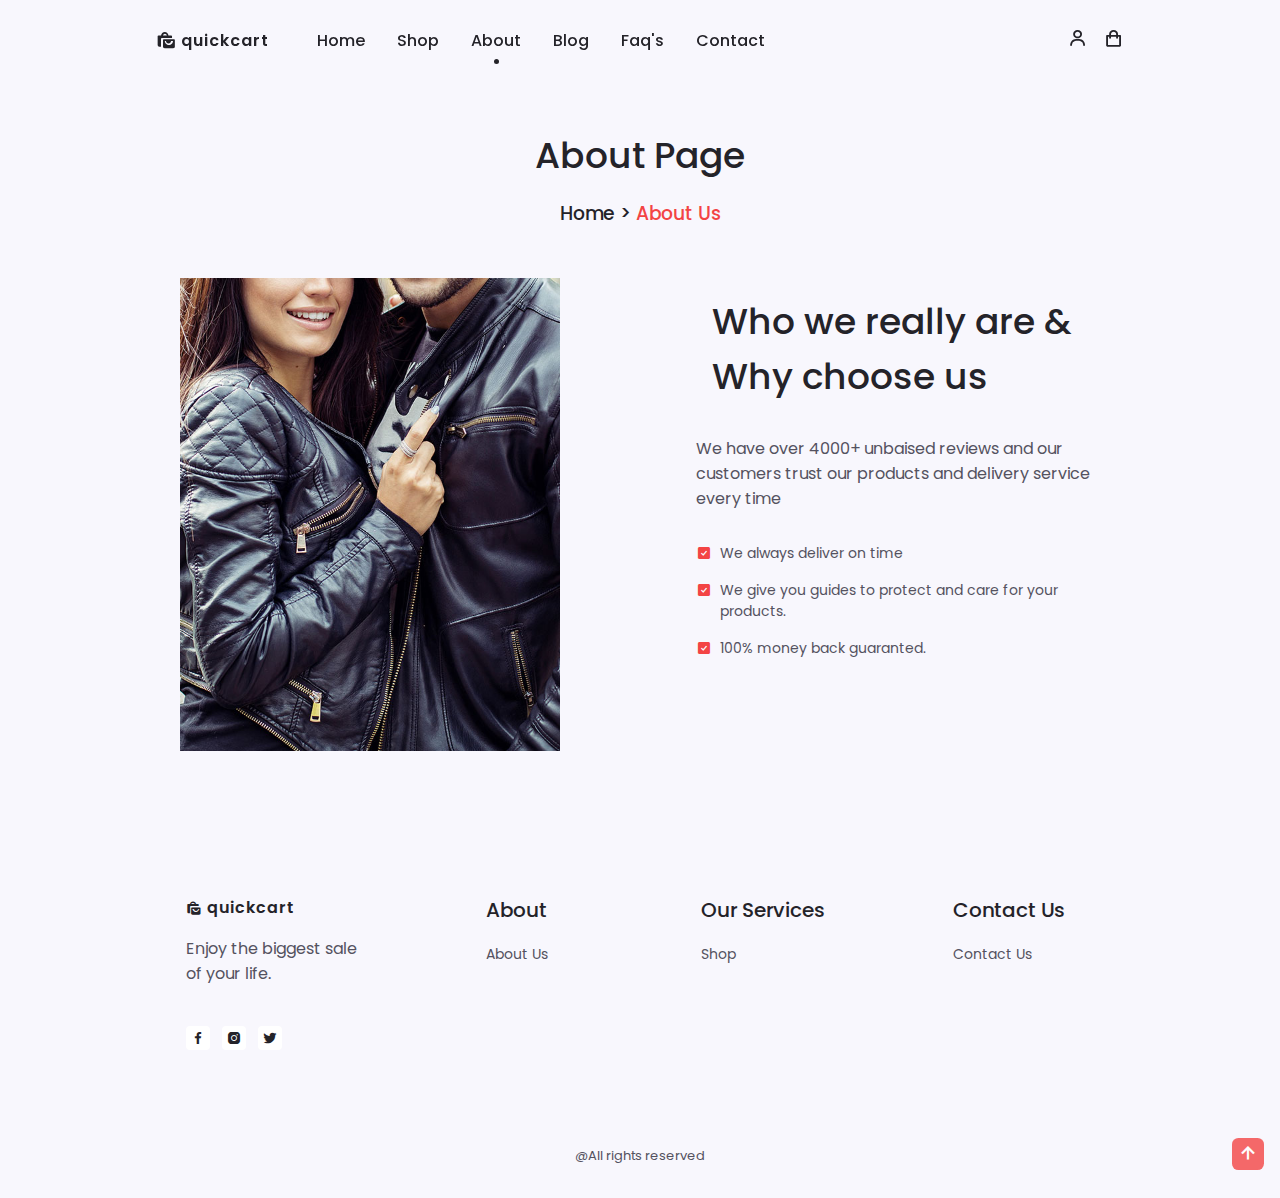
<file: about.html>
<!DOCTYPE html>
<html lang="en">
<head>
    <meta charset="UTF-8">
    <meta http-equiv="X-UA-Compatible" content="IE=edge">
    <meta name="viewport" content="width=device-width, initial-scale=1.0">

    <!--=============== BOXICONS ===============-->
    <link rel="stylesheet" href="https://unpkg.com/boxicons@2.1.4/css/boxicons.min.css">


    <!--=============== SWIPER CSS ===============-->
    <link rel="stylesheet" href="asset/css/swiper-bundle.min.css">

    <!--=============== CSS ===============-->
    <link rel="stylesheet" href="asset/css/style.css">
    <link rel="stylesheet" href="asset/css/color/color-1.css">

    <title>E-Commerce Website</title>
</head>
<body>
    <!--=============== HEADER ===============-->
    <header class="header" id="header">

        <nav class="nav container">
            <a href="index.html" class="nav_logo">
                 <i class="bx bxs-shopping-bags nav_logo-icon"></i> quickCart
            </a>

            <div class="nav_menu" id="nav-menu">
                <ul class="nav_list">
                    <li class="nav_item">
                        <a href="index.html" class="nav_link ">Home</a>
                    </li>

                    <li class="nav_item">
                        <a href="shop.html" class="nav_link ">Shop</a>
                    </li>

                    <li class="nav_item">
                        <a href="about.html" class="nav_link active-link">About</a>
                    </li>

                    <li class="nav_item">
                        <a href="blog.html" class="nav_link ">Blog</a>
                    </li>

                    <li class="nav_item">
                        <a href="faq.html" class="nav_link ">Faq's</a>
                    </li>

                    <li class="nav_item">
                        <a href="contact.html" class="nav_link ">Contact</a>
                    </li>
                </ul>

                <div class="nav_close" id="nav-close">
                    <i class="bx bx-x"></i>
                </div>
            </div>
            <div class="nav_btns">
                <div class="login_toggle" id="login-button">
                    <i class="bx bx-user"></i>
                </div>

                <div class="nav_shop" id="cart-shop">
                    <i class="bx bx-shopping-bag"></i>
                </div>

                <div class="nav_toggle" id="nav-toggle">
                    <i class="bx bx-grid-alt"></i>
                </div>
            </div>
        </nav>

    </header>

    <!--=============== CART ===============-->
    <div class="cart" id="cart">
        <i class="bx bx-x cart_close" id="cart-close"></i>

        <h2 class="cart_title-center">My Cart</h2>

        <div class="cart_container">
            <article class="cart_card">
                <div class="cart_box">
                    <img src="asset/img/1.webp" alt="" class="cart_img">
                </div>

                <div class="cart_details">
                    <h3 class="cart_title">Conway</h3>
                    <span class="cart_price">₹200</span>

                    <div class="cart_amount">
                        <div class="cart_amount-content">
                            <span class="cart_amount-box">
                                <i class="bx bx-minus"></i>
                            </span>

                            <span class="cart_amount-number">1</span>

                            <span class="cart_amount-box">
                                <i class="bx bx-plus"></i>
                            </span>
                        </div>

                        <i class="bx bx-trash-alt cart_amount-trash"></i>
                    </div>
                </div>
            </article>

            <article class="cart_card">
                <div class="cart_box">
                    <img src="asset/img/2.webp" alt="" class="cart_img">
                </div>

                <div class="cart_details">
                    <h3 class="cart_title">Force Men T-shirt </h3>
                    <span class="cart_price">₹450</span>

                    <div class="cart_amount">
                        <div class="cart_amount-content">
                            <span class="cart_amount-box">
                                <i class="bx bx-minus"></i>
                            </span>

                            <span class="cart_amount-number">1</span>

                            <span class="cart_amount-box">
                                <i class="bx bx-plus"></i>
                            </span>
                        </div>

                        <i class="bx bx-trash-alt cart_amount-trash"></i>
                    </div>
                </div>
            </article>

            <article class="cart_card">
                <div class="cart_box">
                    <img src="asset/img/3.webp" alt="" class="cart_img">
                </div>

                <div class="cart_details">
                    <h3 class="cart_title">EyeBogler Men T-shirt</h3>
                    <span class="cart_price">₹350</span>

                    <div class="cart_amount">
                        <div class="cart_amount-content">
                            <span class="cart_amount-box">
                                <i class="bx bx-minus"></i>
                            </span>

                            <span class="cart_amount-number">1</span>

                            <span class="cart_amount-box">
                                <i class="bx bx-plus"></i>
                            </span>
                        </div>

                        <i class="bx bx-trash-alt cart_amount-trash"></i>
                    </div>
                </div>
            </article>
        </div>

        <div class="cart_prices">
            <span class="cart_prices-item">3 item</span>
            <span class="cart_prices-total">₹1000</span>
        </div>
    </div>

    <!--=============== LOGIN ===============-->
    <div class="login" id="login">
        <i class="bx bx-x login_close" id="login_close"></i>

        <h2 class="login_title-center">Login</h2>

        <form action="" class="login_form grid">
            <div class="login_content">
                <label for="" class="login_label">Email</label>
                <input type="email" class="login_input">
            </div>

            <div class="login_content">
                <label for="" class="login_label">Password</label>
                <input type="password" class="login_input">
            </div>

            <div>
                <a href="#" class="button">Sign in</a>
            </div>

            <div>
                <p class="signup">Not a member? <a href="registration.html">Sign up now</a></p>
            </div>
        </form>

    </div>

    <!--=============== MAIN ===============-->
    <main class="main">
        <!--=============== ABOUT ===============-->
        <section class="about section container">
            <h2 class="breadcrumb_title">About Page</h2>
            <h3 class="breadcrumb_subtitle">Home > <span>About Us</span></h3>
                <br><br>
            <div class="about_container grid">
                <img src="asset/img/about-img.jpg" alt="" class="about_img">

                <div class="about_data">
                    <h2 class="section_title about_title">Who we really are & <br>Why choose us</h2>

                    <p class=" about_description">
                        We have over 4000+ unbaised reviews and our customers trust our products and delivery service  every time
                    </p>
                    <div class="about_details">
                        <p class="about_details-description">
                            <i class="bx bxs-check-square about_details-icon"></i>
                            We always deliver on time
                        </p>
    
                        <p class="about_details-description">
                            <i class="bx bxs-check-square about_details-icon"></i>
                           We give you guides to protect and care for your products.
                        </p>
    
                        <p class="about_details-description">
                            <i class="bx bxs-check-square about_details-icon"></i>
                           100% money back guaranted.
                        </p>
                    </div>
                    
                </div>
            </div>
        </section>
    </main>

    <!--=============== FOOTER ===============-->
    <footer class="footer section">
        <div class="footer footer_container container grid">
            <!-- footer content 1 -->
            <div class="footer_content">
                <a href="#" class="footer_logo">
                    <i class="bx bxs-shopping-bags footer_logo-icon"></i>quickCart
                </a>

                <p class="footer_description">Enjoy the biggest sale <br> of your life.</p>

                <ul class="footer_social">
                    <a href="#" class="footer_social-link"><i class="bx bxl-facebook"></i></a>
                    <a href="#" class="footer_social-link"><i class="bx bxl-instagram-alt"></i></a>
                    <a href="#" class="footer_social-link"><i class="bx bxl-twitter"></i></a>
                </ul>
            </div>
            <!-- footer content 2 -->
            <div class="footer_content">
                <h3 class="footer_title">About</h3>
                <ul class="footer_links">
                    <li><a href="./about.html" class="footer_link">About Us</a></li>                    
                </ul>
                
            </div>

            <!-- footer content 3 -->
            <div class="footer_content">
                <h3 class="footer_title">Our Services</h3>
                <ul class="footer_links">
                    <li><a href="./shop.html" class="footer_link">Shop</a></li>             
                </ul>
            </div>

            <!-- footer content 4 -->
            <div class="footer_content">
                <h3 class="footer_title">Contact Us</h3>
                <ul class="footer_links">                    
                    <li><a href="./contact.html" class="footer_link">Contact Us </a></li>                    
                </ul>
            </div>
        </div>
        <span class="footer_copy">@All rights reserved</span>
    </footer>

    <!--=============== SCROLL UP ===============-->
    <a href="#" class="scrollup" id="scroll-up">
        <i class="bx bx-up-arrow-alt scrollup_icon"></i>
     </a>
    <!--=============== STYLE SWITCHER ===============-->
    
    <!--=============== SWIPER JS ===============-->
    <script src="asset/js/swiper-bundle.min.js"></script>

    <!--=============== JS ===============-->
    <script src="asset/js/main.js"></script>
</body>
</html>
</file>
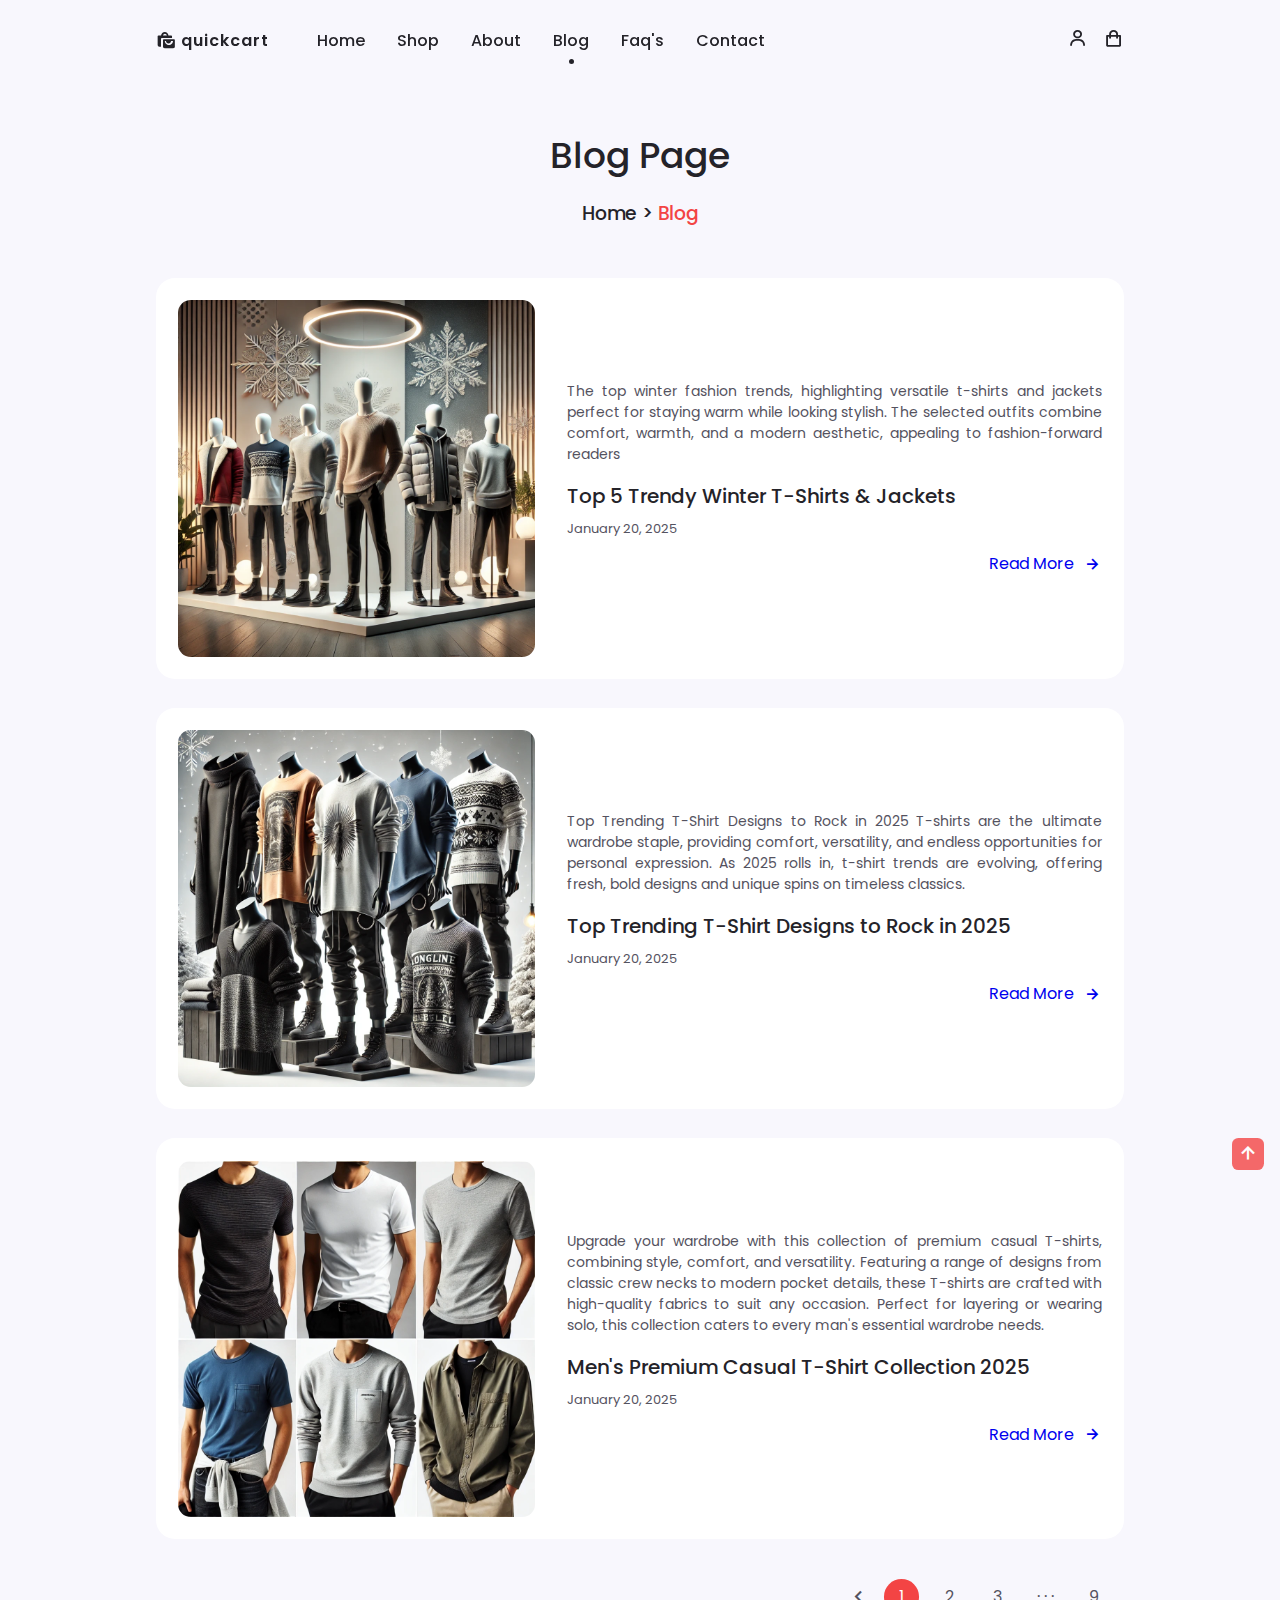
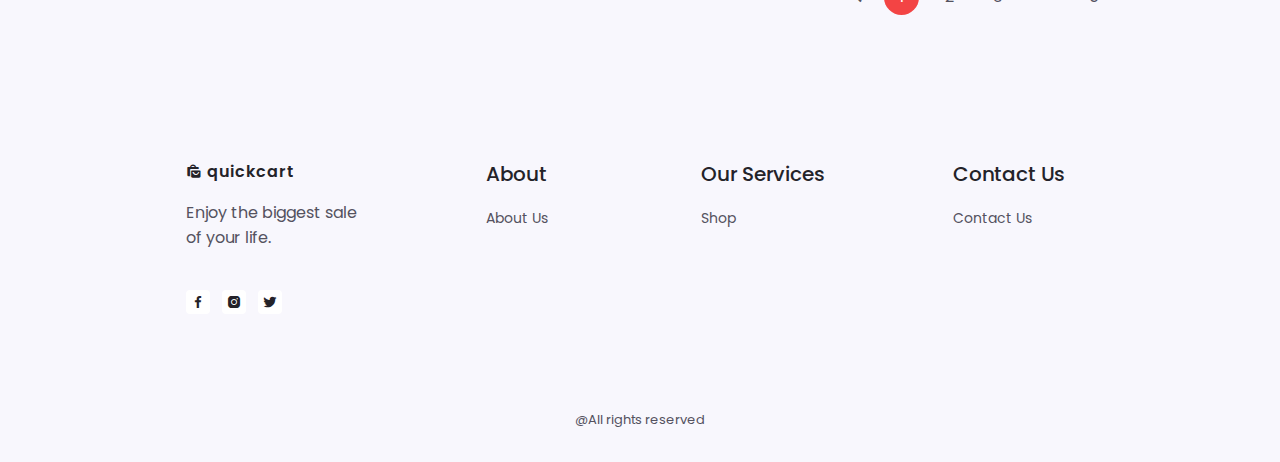
<file: blog.html>
<!DOCTYPE html>
<html lang="en">

<head>
    <meta charset="UTF-8">
    <meta http-equiv="X-UA-Compatible" content="IE=edge">
    <meta name="viewport" content="width=device-width, initial-scale=1.0">

    <!--=============== BOXICONS ===============-->
    <link rel="stylesheet" href="https://unpkg.com/boxicons@2.1.4/css/boxicons.min.css">

    <!--=============== SWIPER CSS ===============-->
    <link rel="stylesheet" href="asset/css/swiper-bundle.min.css">


    <!--=============== CSS ===============-->
    <link rel="stylesheet" href="asset/css/style.css">
    <link rel="stylesheet" href="asset/css/color/color-1.css">

    <title>E-Commerce Website</title>
</head>

<body>
    <!--=============== HEADER ===============-->
    <header class="header" id="header">

        <nav class="nav container">
            <a href="index.html" class="nav_logo">
                <i class="bx bxs-shopping-bags nav_logo-icon"></i> quickCart
            </a>

            <div class="nav_menu" id="nav-menu">
                <ul class="nav_list">
                    <li class="nav_item">
                        <a href="index.html" class="nav_link ">Home</a>
                    </li>

                    <li class="nav_item">
                        <a href="shop.html" class="nav_link ">Shop</a>
                    </li>

                    <li class="nav_item">
                        <a href="cart.html" class="nav_link ">About</a>
                    </li>

                    <li class="nav_item">
                        <a href="blog.html" class="nav_link active-link">Blog</a>
                    </li>

                    <li class="nav_item">
                        <a href="faq.html" class="nav_link ">Faq's</a>
                    </li>

                    <li class="nav_item">
                        <a href="contact.html" class="nav_link ">Contact</a>
                    </li>
                </ul>

                <div class="nav_close" id="nav-close">
                    <i class="bx bx-x"></i>
                </div>
            </div>
            <div class="nav_btns">
                <div class="login_toggle" id="login-button">
                    <i class="bx bx-user"></i>
                </div>

                <div class="nav_shop" id="cart-shop">
                    <i class="bx bx-shopping-bag"></i>
                </div>

                <div class="nav_toggle" id="nav-toggle">
                    <i class="bx bx-grid-alt"></i>
                </div>
            </div>
        </nav>

    </header>

    <!--=============== CART ===============-->
    <div class="cart" id="cart">
        <i class="bx bx-x cart_close" id="cart-close"></i>

        <h2 class="cart_title-center">My Cart</h2>

        <div class="cart_container">
            <article class="cart_card">
                <div class="cart_box">
                    <img src="asset/img/1.webp" alt="" class="cart_img">
                </div>

                <div class="cart_details">
                    <h3 class="cart_title">Conway</h3>
                    <span class="cart_price">₹200</span>

                    <div class="cart_amount">
                        <div class="cart_amount-content">
                            <span class="cart_amount-box">
                                <i class="bx bx-minus"></i>
                            </span>

                            <span class="cart_amount-number">1</span>

                            <span class="cart_amount-box">
                                <i class="bx bx-plus"></i>
                            </span>
                        </div>

                        <i class="bx bx-trash-alt cart_amount-trash"></i>
                    </div>
                </div>
            </article>

            <article class="cart_card">
                <div class="cart_box">
                    <img src="asset/img/2.webp" alt="" class="cart_img">
                </div>

                <div class="cart_details">
                    <h3 class="cart_title">Force Men T-shirt </h3>
                    <span class="cart_price">₹450</span>

                    <div class="cart_amount">
                        <div class="cart_amount-content">
                            <span class="cart_amount-box">
                                <i class="bx bx-minus"></i>
                            </span>

                            <span class="cart_amount-number">1</span>

                            <span class="cart_amount-box">
                                <i class="bx bx-plus"></i>
                            </span>
                        </div>

                        <i class="bx bx-trash-alt cart_amount-trash"></i>
                    </div>
                </div>
            </article>

            <article class="cart_card">
                <div class="cart_box">
                    <img src="asset/img/3.webp" alt="" class="cart_img">
                </div>

                <div class="cart_details">
                    <h3 class="cart_title">EyeBogler Men T-shirt</h3>
                    <span class="cart_price">₹350</span>

                    <div class="cart_amount">
                        <div class="cart_amount-content">
                            <span class="cart_amount-box">
                                <i class="bx bx-minus"></i>
                            </span>

                            <span class="cart_amount-number">1</span>

                            <span class="cart_amount-box">
                                <i class="bx bx-plus"></i>
                            </span>
                        </div>

                        <i class="bx bx-trash-alt cart_amount-trash"></i>
                    </div>
                </div>
            </article>
        </div>

        <div class="cart_prices">
            <span class="cart_prices-item">3 item</span>
            <span class="cart_prices-total">₹1000</span>
        </div>
    </div>

    <!--=============== LOGIN ===============-->
    <div class="login" id="login">
        <i class="bx bx-x login_close" id="login_close"></i>

        <h2 class="login_title-center">Login</h2>

        <form action="" class="login_form grid">
            <div class="login_content">
                <label for="" class="login_label">Email</label>
                <input type="email" class="login_input">
            </div>

            <div class="login_content">
                <label for="" class="login_label">Password</label>
                <input type="password" class="login_input">
            </div>

            <div>
                <a href="#" class="button">Sign in</a>
            </div>

            <div>
                <p class="signup">Not a member? <a href="registration.html">Sign up now</a></p>
            </div>
        </form>

    </div>

    <!--=============== MAIN ===============-->
    <main class="main">
        <!--=============== BLOG ===============-->
        <section class="blog section container">
            <h2 class="breadcrumb_title">Blog Page</h2>
            <h3 class="breadcrumb_subtitle">Home > <span>Blog</span></h3>
            <br><br>
            <div class="blog_container grid">
                <div class="blog_post grid">
                    <img src="asset/img/blog-1.webp" alt="" class="blog_img">

                    <div class="blog_info">
                        <p class="blog_details">The top winter fashion trends, highlighting versatile t-shirts and jackets perfect for staying warm while looking stylish. The selected outfits combine comfort, warmth, and a modern aesthetic, appealing to fashion-forward readers</p>
                        <h3 class="blog_title">Top 5 Trendy Winter T-Shirts & Jackets </h3>
                        <p class="blog_date">January 20, 2025</p>
                        
                        <div class="read_more">
                            <a href="#" class="button_link button--flex">Read More <i
                                class="bx bx-right-arrow-alt button_icon"></i></a>
                        </div>
                    </div>
                </div>

                <div class="blog_post grid">
                    <img src="asset/img/blog-2.webp" alt="" class="blog_img">

                    <div class="blog_info">
                        <p class="blog_details">Top Trending T-Shirt Designs to Rock in 2025
                            T-shirts are the ultimate wardrobe staple, providing comfort, versatility, and endless opportunities for personal expression. As 2025 rolls in, t-shirt trends are evolving, offering fresh, bold designs and unique spins on timeless classics.</p>
                        <h3 class="blog_title">Top Trending T-Shirt Designs to Rock in 2025</h3>
                        <p class="blog_date">January 20, 2025</p>
                        
                        <div class="read_more">
                            <a href="#" class="button_link button--flex">Read More <i
                                class="bx bx-right-arrow-alt button_icon"></i></a>
                        </div>
                    </div>
                </div>
                
                <div class="blog_post grid">
                    <img src="asset/img/blog-3.webp" alt="" class="blog_img">

                    <div class="blog_info">
                        <p class="blog_details">Upgrade your wardrobe with this collection of premium casual T-shirts, combining style, comfort, and versatility. Featuring a range of designs from classic crew necks to modern pocket details, these T-shirts are crafted with high-quality fabrics to suit any occasion. Perfect for layering or wearing solo, this collection caters to every man's essential wardrobe needs.</p>
                        <h3 class="blog_title">Men's Premium Casual T-Shirt Collection 2025</h3>
                        <p class="blog_date">January 20, 2025</p>
                        
                        <div class="read_more">
                            <a href="#" class="button_link button--flex">Read More <i
                                class="bx bx-right-arrow-alt button_icon"></i></a>
                        </div>
                    </div>
                </div>
            </div>

            <div class="pagination">
                <i class="bx bx-chevron-left pagination_icon"></i>

                <span class="current">1</span>
                <span>2</span>
                <span>3</span>
                <span>&middot; &middot; &middot;</span>
                <span>9</span>

                <i class="bs bs-chevron-right pagination_icon"></i>
            </div>
        </section>
    </main>

    <!--=============== FOOTER ===============-->
    <footer class="footer section">
        <div class="footer footer_container container grid">
            <!-- footer content 1 -->
            <div class="footer_content">
                <a href="#" class="footer_logo">
                    <i class="bx bxs-shopping-bags footer_logo-icon"></i>quickCart
                </a>

                <p class="footer_description">Enjoy the biggest sale <br> of your life.</p>

                <ul class="footer_social">
                    <a href="#" class="footer_social-link"><i class="bx bxl-facebook"></i></a>
                    <a href="#" class="footer_social-link"><i class="bx bxl-instagram-alt"></i></a>
                    <a href="#" class="footer_social-link"><i class="bx bxl-twitter"></i></a>
                </ul>
            </div>
            <!-- footer content 2 -->
            <div class="footer_content">
                <h3 class="footer_title">About</h3>
                <ul class="footer_links">
                    <li><a href="./about.html" class="footer_link">About Us</a></li>                    
                </ul>
                
            </div>

            <!-- footer content 3 -->
            <div class="footer_content">
                <h3 class="footer_title">Our Services</h3>
                <ul class="footer_links">
                    <li><a href="./shop.html" class="footer_link">Shop</a></li>             
                </ul>
            </div>

            <!-- footer content 4 -->
            <div class="footer_content">
                <h3 class="footer_title">Contact Us</h3>
                <ul class="footer_links">                    
                    <li><a href="./contact.html" class="footer_link">Contact Us </a></li>                    
                </ul>
            </div>
        </div>
        <span class="footer_copy">@All rights reserved</span>
    </footer>

    <!--=============== SCROLL UP ===============-->
    <a href="#" class="scrollup" id="scroll-up">
        <i class="bx bx-up-arrow-alt scrollup_icon"></i>
    </a>
    <!--=============== STYLE SWITCHER ===============-->

    <!--=============== SWIPER JS ===============-->
    <script src="asset/js/swiper-bundle.min.js"></script>

    <!--=============== JS ===============-->
    <script src="asset/js/main.js"></script>
</body>

</html>
</file>
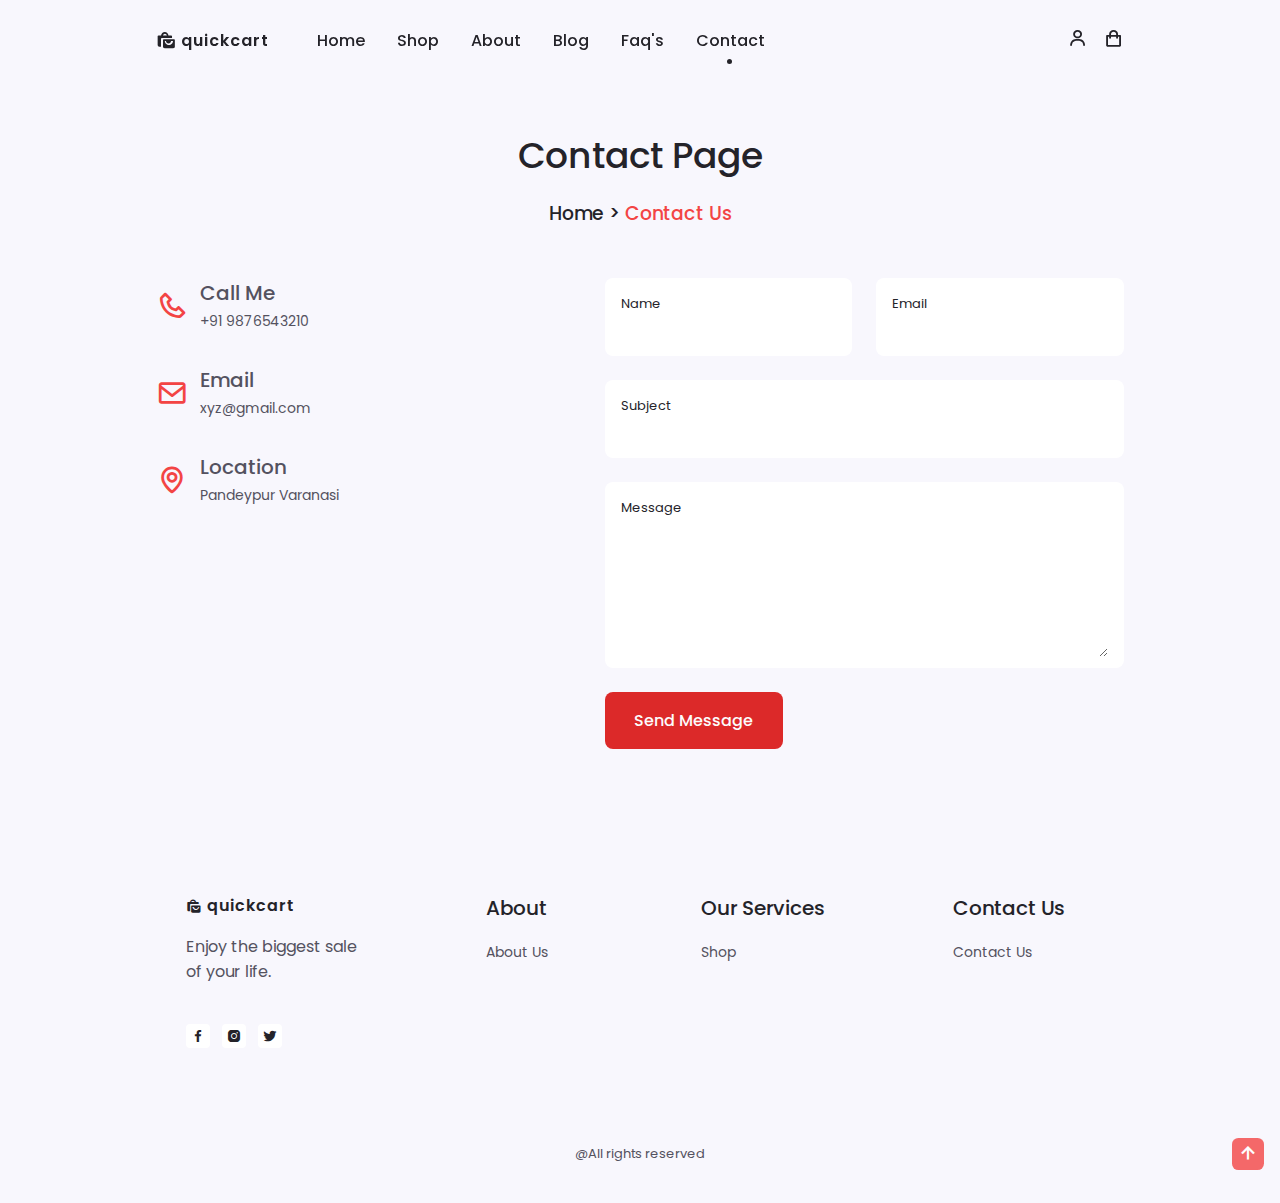
<file: contact.html>
<!DOCTYPE html>
<html lang="en">

<head>
    <meta charset="UTF-8">
    <meta http-equiv="X-UA-Compatible" content="IE=edge">
    <meta name="viewport" content="width=device-width, initial-scale=1.0">

   <!-- BOXICONS -->
   <link rel="stylesheet" href="https://unpkg.com/boxicons@2.1.4/css/boxicons.min.css">

   <!-- SWIPER CSS -->
   <link rel="stylesheet" href="asset/css/swiper-bundle.min.css">

   <!-- CSS -->
   <link rel="stylesheet" href="asset/css/style.css">
   <link rel="stylesheet" href="asset/css/color/color-1.css">

    <title>E-Commerce Website</title>
</head>

<body>
    <!--=============== HEADER ===============-->
    <header class="header" id="header">

        <nav class="nav container">
            <a href="index.html" class="nav_logo">
                <i class="bx bxs-shopping-bags nav_logo-icon"></i> quickCart
            </a>

            <div class="nav_menu" id="nav-menu">
                <ul class="nav_list">
                    <li class="nav_item">
                        <a href="index.html" class="nav_link ">Home</a>
                    </li>

                    <li class="nav_item">
                        <a href="shop.html" class="nav_link ">Shop</a>
                    </li>

                    <li class="nav_item">
                        <a href="about.html" class="nav_link ">About</a>
                    </li>

                    <li class="nav_item">
                        <a href="blog.html" class="nav_link ">Blog</a>
                    </li>

                    <li class="nav_item">
                        <a href="faq.html" class="nav_link ">Faq's</a>
                    </li>

                    <li class="nav_item">
                        <a href="contact.html" class="nav_link active-link">Contact</a>
                    </li>
                </ul>

                <div class="nav_close" id="nav-close">
                    <i class="bx bx-x"></i>
                </div>
            </div>
            <div class="nav_btns">
                <div class="login_toggle" id="login-button">
                    <i class="bx bx-user"></i>
                </div>

                <div class="nav_shop" id="cart-shop">
                    <i class="bx bx-shopping-bag"></i>
                </div>

                <div class="nav_toggle" id="nav-toggle">
                    <i class="bx bx-grid-alt"></i>
                </div>
            </div>
        </nav>

    </header>

    <!--=============== CART ===============-->
    <div class="cart" id="cart">
        <i class="bx bx-x cart_close" id="cart-close"></i>

        <h2 class="cart_title-center">My Cart</h2>

        <div class="cart_container">
            <article class="cart_card">
                <div class="cart_box">
                    <img src="asset/img/1.webp" alt="" class="cart_img">
                </div>

                <div class="cart_details">
                    <h3 class="cart_title">Conway</h3>
                    <span class="cart_price">₹200</span>

                    <div class="cart_amount">
                        <div class="cart_amount-content">
                            <span class="cart_amount-box">
                                <i class="bx bx-minus"></i>
                            </span>

                            <span class="cart_amount-number">1</span>

                            <span class="cart_amount-box">
                                <i class="bx bx-plus"></i>
                            </span>
                        </div>

                        <i class="bx bx-trash-alt cart_amount-trash"></i>
                    </div>
                </div>
            </article>

            <article class="cart_card">
                <div class="cart_box">
                    <img src="asset/img/2.webp" alt="" class="cart_img">
                </div>

                <div class="cart_details">
                    <h3 class="cart_title">Force Men T-shirt </h3>
                    <span class="cart_price">₹450</span>

                    <div class="cart_amount">
                        <div class="cart_amount-content">
                            <span class="cart_amount-box">
                                <i class="bx bx-minus"></i>
                            </span>

                            <span class="cart_amount-number">1</span>

                            <span class="cart_amount-box">
                                <i class="bx bx-plus"></i>
                            </span>
                        </div>

                        <i class="bx bx-trash-alt cart_amount-trash"></i>
                    </div>
                </div>
            </article>

            <article class="cart_card">
                <div class="cart_box">
                    <img src="asset/img/3.webp" alt="" class="cart_img">
                </div>

                <div class="cart_details">
                    <h3 class="cart_title">EyeBogler Men T-shirt</h3>
                    <span class="cart_price">₹350</span>

                    <div class="cart_amount">
                        <div class="cart_amount-content">
                            <span class="cart_amount-box">
                                <i class="bx bx-minus"></i>
                            </span>

                            <span class="cart_amount-number">1</span>

                            <span class="cart_amount-box">
                                <i class="bx bx-plus"></i>
                            </span>
                        </div>

                        <i class="bx bx-trash-alt cart_amount-trash"></i>
                    </div>
                </div>
            </article>
        </div>

        <div class="cart_prices">
            <span class="cart_prices-item">3 item</span>
            <span class="cart_prices-total">₹1000</span>
        </div>
    </div>

    <!--=============== LOGIN ===============-->
    <div class="login" id="login">
        <i class="bx bx-x login_close" id="login_close"></i>

        <h2 class="login_title-center">Login</h2>

        <form action="" class="login_form grid">
            <div class="login_content">
                <label for="" class="login_label">Email</label>
                <input type="email" class="login_input">
            </div>

            <div class="login_content">
                <label for="" class="login_label">Password</label>
                <input type="password" class="login_input">
            </div>

            <div>
                <a href="#" class="button">Sign in</a>
            </div>

            <div>
                <p class="signup">Not a member? <a href="registration.html">Sign up now</a></p>
            </div>
        </form>

    </div>
    <!--=============== MAIN ===============-->
    <main class="main">
        <!--=============== CONTACT US ===============-->
        <section class="contact section container">
            <h2 class="breadcrumb_title">Contact Page</h2>
            <h3 class="breadcrumb_subtitle">Home > <span>Contact Us</span></h3>
            <br><br>
            <div class="contact_container grid">
                <div>
                    <div class="contact_information">
                        <i class="bx bx-phone contact_icon"></i>
                        <div>
                            <h3 class="contact_title">Call Me</h3>
                            <span class="contact_subtitle">+91 9876543210</span>
                        </div>
                    </div>

                    <div class="contact_information">
                        <i class="bx bx-envelope contact_icon"></i>
                        <div>
                            <h3 class="contact_title">Email</h3>
                            <span class="contact_subtitle">xyz@gmail.com</span>
                        </div>
                    </div>

                    <div class="contact_information">
                        <i class="bx bx-map contact_icon"></i>
                        <div>
                            <h3 class="contact_title">Location</h3>
                            <span class="contact_subtitle">Pandeypur Varanasi</span>
                        </div>
                    </div>
                </div>

                <form action="" class="contact_form grid">
                    <div class="contact_inputs grid">
                        <div class="contact_content">
                            <label for="" class="contact_label">Name</label>
                            <input type="text" class="contact_input"></input>
                        </div>

                        <div class="contact_content">
                            <label for="" class="contact_label">Email</label>
                            <input type="Email" class="contact_input"></input>
                        </div>
                    </div>

                    <div class="contact_content">
                        <label for="" class="contact_label">Subject</label>
                        <input type="text" class="contact_input"></input>
                    </div>

                    <div class="contact_content">
                        <label for="" class="contact_label">Message</label>
                        <textarea name="" id="" cols="0" rows="7" class="contact_input"></textarea>
                    </div>

                    <div>
                        <a href="#" class="button">Send Message </a>
                    </div>
                </form>
            </div>
        </section>
    </main>

    <!--=============== FOOTER ===============-->
    <footer class="footer section">
        <div class="footer footer_container container grid">
            <!-- footer content 1 -->
            <div class="footer_content">
                <a href="#" class="footer_logo">
                    <i class="bx bxs-shopping-bags footer_logo-icon"></i>quickCart
                </a>

                <p class="footer_description">Enjoy the biggest sale <br> of your life.</p>

                <ul class="footer_social">
                    <a href="#" class="footer_social-link"><i class="bx bxl-facebook"></i></a>
                    <a href="#" class="footer_social-link"><i class="bx bxl-instagram-alt"></i></a>
                    <a href="#" class="footer_social-link"><i class="bx bxl-twitter"></i></a>
                </ul>
            </div>
            <!-- footer content 2 -->
            <div class="footer_content">
                <h3 class="footer_title">About</h3>
                <ul class="footer_links">
                    <li><a href="./about.html" class="footer_link">About Us</a></li>                    
                </ul>
                
            </div>

            <!-- footer content 3 -->
            <div class="footer_content">
                <h3 class="footer_title">Our Services</h3>
                <ul class="footer_links">
                    <li><a href="./shop.html" class="footer_link">Shop</a></li>             
                </ul>
            </div>

            <!-- footer content 4 -->
            <div class="footer_content">
                <h3 class="footer_title">Contact Us</h3>
                <ul class="footer_links">                    
                    <li><a href="./contact.html" class="footer_link">Contact Us </a></li>                    
                </ul>
            </div>
        </div>
        <span class="footer_copy">@All rights reserved</span>
    </footer>

    <!-- scroll up -->
    <a href="#" class="scrollup" id="scroll-up">
        <i class="bx bx-up-arrow-alt scrollup_icon"></i>
     </a>

    <!-- swiper js -->
    <script src="asset/js/swiper-bundle.min.js"></script>

    <!-- js -->
    <script src="asset/js/main.js"></script>
</body>

</html>
</file>
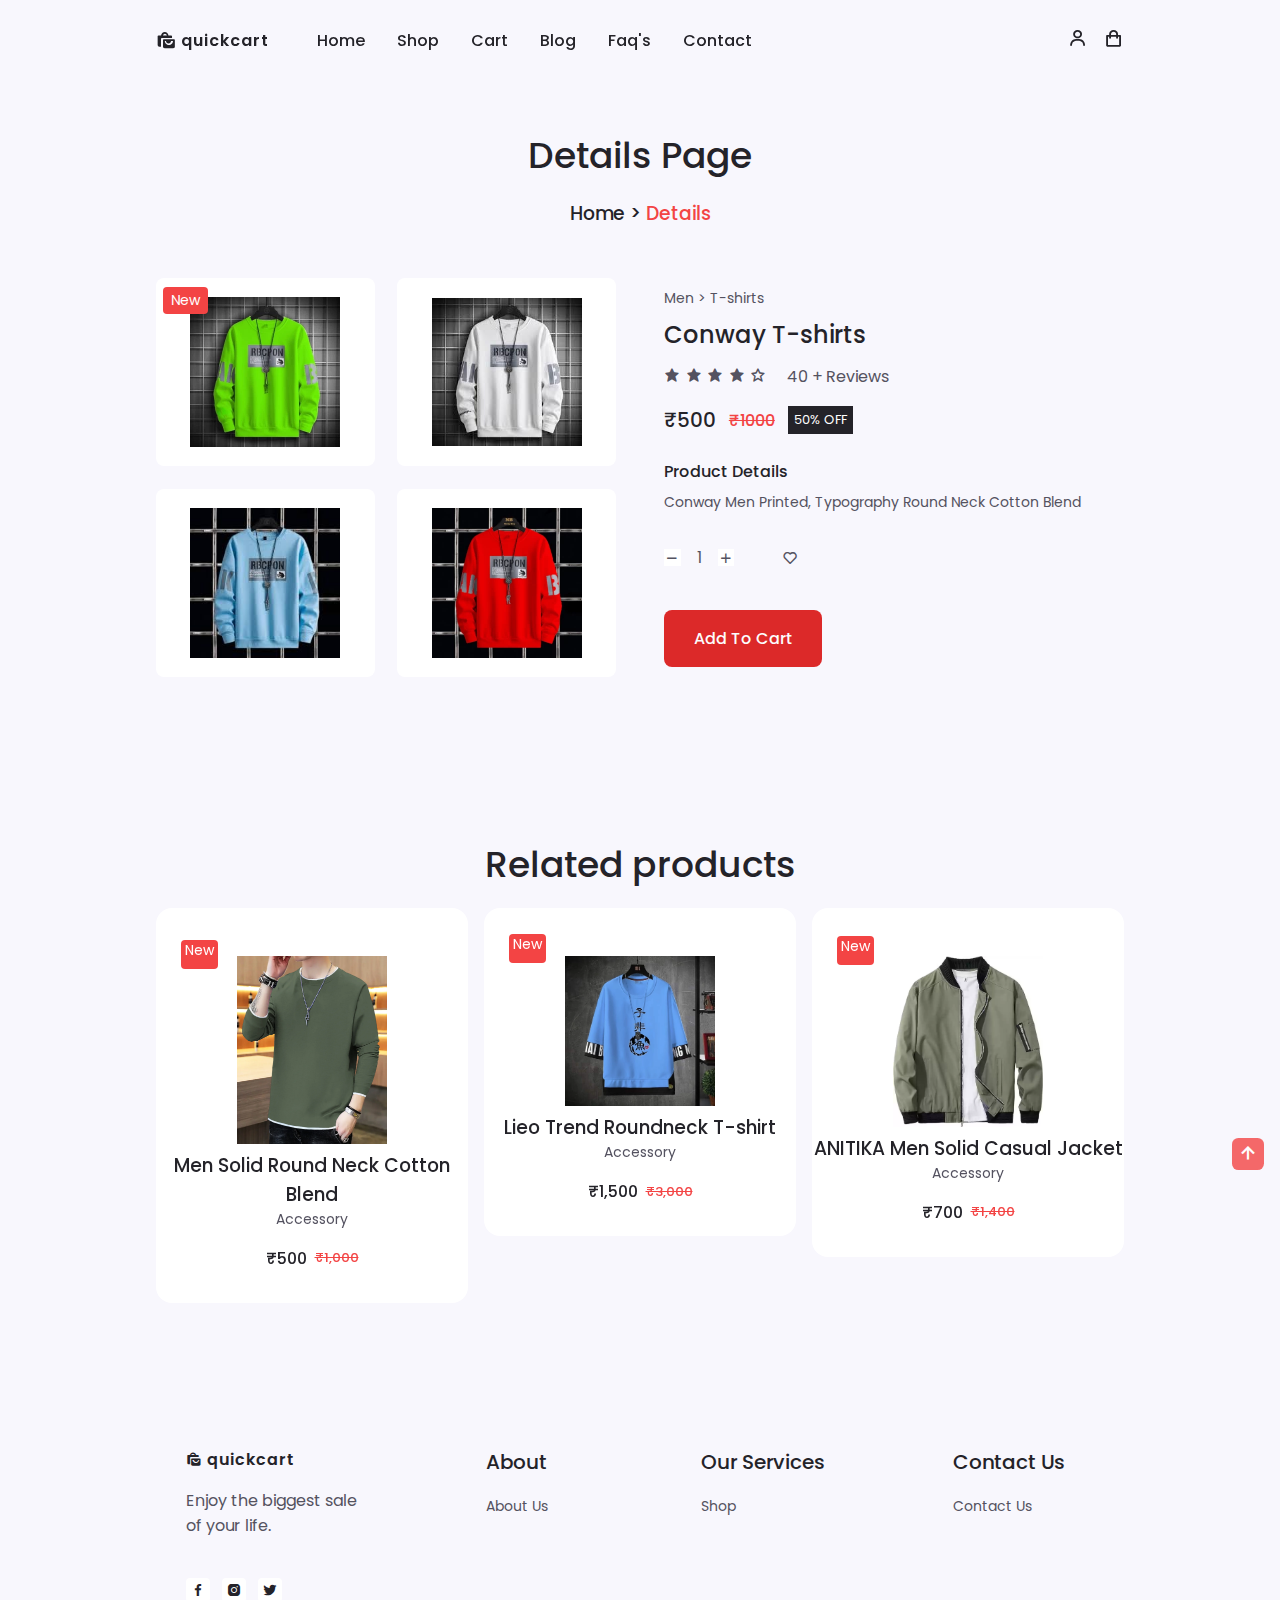
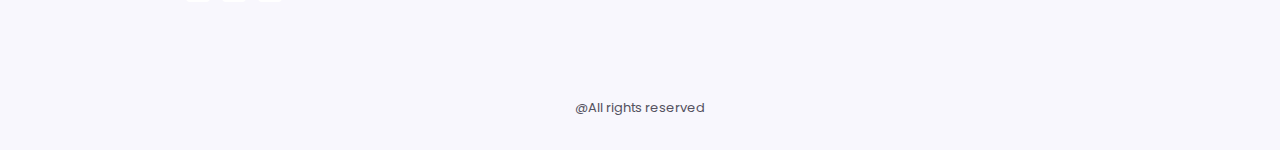
<file: details.html>
<!DOCTYPE html>
<html lang="en">

<head>
    <meta charset="UTF-8">
    <meta http-equiv="X-UA-Compatible" content="IE=edge">
    <meta name="viewport" content="width=device-width, initial-scale=1.0">

    <!--=============== BOXICONS ===============-->
    <link rel="stylesheet" href="https://unpkg.com/boxicons@2.1.4/css/boxicons.min.css">

    <!--=============== SWIPER CSS ===============-->
    <link rel="stylesheet" href="asset/css/swiper-bundle.min.css">

    <!--=============== CSS ===============-->
    <link rel="stylesheet" href="asset/css/style.css">
    <link rel="stylesheet" href="asset/css/color/color-1.css">
    <title>E-Commerce Website</title>
</head>
<body>
    <!--=============== HEADER ===============-->
    <header class="header" id="header">
        <nav class="nav container">
            <a href="index.html" class="nav_logo">
                <i class="bx bxs-shopping-bags nav_logo-icon"></i> quickCart
            </a>
            <div class="nav_menu" id="nav-menu">
                <ul class="nav_list">
                    <li class="nav_item">
                        <a href="index.html" class="nav_link ">Home</a>
                    </li>
                    <li class="nav_item">
                        <a href="shop.html" class="nav_link ">Shop</a>
                    </li>
                    <li class="nav_item">
                        <a href="cart.html" class="nav_link ">Cart</a>
                    </li>
                    <li class="nav_item">
                        <a href="blog.html" class="nav_link ">Blog</a>
                    </li>
                    <li class="nav_item">
                        <a href="faq.html" class="nav_link ">Faq's</a>
                    </li>
                    <li class="nav_item">
                        <a href="contact.html" class="nav_link ">Contact</a>
                    </li>
                </ul>
                <div class="nav_close" id="nav-close">
                    <i class="bx bx-x"></i>
                </div>
            </div>

            <div class="nav_btns">
                <div class="login_toggle" id="login-button">
                    <i class="bx bx-user"></i>
                </div>
                <div class="nav_shop" id="cart-shop">
                    <i class="bx bx-shopping-bag"></i>
                </div>
                <div class="nav_toggle" id="nav-toggle">
                    <i class="bx bx-grid-alt"></i>
                </div>
            </div>
        </nav>
    </header>

    <!--=============== CART ===============-->
    <div class="cart" id="cart">
        <i class="bx bx-x cart_close" id="cart-close"></i>
        <h2 class="cart_title-center">My Cart</h2>
        <div class="cart_container">
            <article class="cart_card">
                <div class="cart_box">
                    <img src="asset/img/1.webp" alt="" class="cart_img">
                </div>
                <div class="cart_details">
                    <h3 class="cart_title">Conway</h3>
                    <span class="cart_price">₹200</span>
                    <div class="cart_amount">
                        <div class="cart_amount-content">
                            <span class="cart_amount-box">
                                <i class="bx bx-minus"></i>
                            </span>

                            <span class="cart_amount-number">1</span>

                            <span class="cart_amount-box">
                                <i class="bx bx-plus"></i>
                            </span>
                        </div>

                        <i class="bx bx-trash-alt cart_amount-trash"></i>
                    </div>
                </div>
            </article>
            <article class="cart_card">
                <div class="cart_box">
                    <img src="asset/img/2.webp" alt="" class="cart_img">
                </div>
                <div class="cart_details">
                    <h3 class="cart_title">Force Men T-shirt </h3>
                    <span class="cart_price">₹450</span>
                    <div class="cart_amount">
                        <div class="cart_amount-content">
                            <span class="cart_amount-box">
                                <i class="bx bx-minus"></i>
                            </span>

                            <span class="cart_amount-number">1</span>

                            <span class="cart_amount-box">
                                <i class="bx bx-plus"></i>
                            </span>
                        </div>
                        <i class="bx bx-trash-alt cart_amount-trash"></i>
                    </div>
                </div>
            </article>
            <article class="cart_card">
                <div class="cart_box">
                    <img src="asset/img/3.webp" alt="" class="cart_img">
                </div>
                <div class="cart_details">
                    <h3 class="cart_title">EyeBogler Men T-shirt</h3>
                    <span class="cart_price">₹350</span>

                    <div class="cart_amount">
                        <div class="cart_amount-content">
                            <span class="cart_amount-box">
                                <i class="bx bx-minus"></i>
                            </span>

                            <span class="cart_amount-number">1</span>

                            <span class="cart_amount-box">
                                <i class="bx bx-plus"></i>
                            </span>
                        </div>

                        <i class="bx bx-trash-alt cart_amount-trash"></i>
                    </div>
                </div>
            </article>
        </div>
        <div class="cart_prices">
            <span class="cart_prices-item">3 item</span>
            <span class="cart_prices-total">₹1000</span>
        </div>
    </div>

    <!--=============== LOGIN ===============-->
    <div class="login" id="login">
        <i class="bx bx-x login_close" id="login_close"></i>
        <h2 class="login_title-center">Login</h2>
        <form action="" class="login_form grid">
            <div class="login_content">
                <label for="" class="login_label">Email</label>
                <input type="email" class="login_input">
            </div>
            <div class="login_content">
                <label for="" class="login_label">Password</label>
                <input type="password" class="login_input">
            </div>
            <div>
                <a href="#" class="button">Sign in</a>
            </div>
            <div>
                <p class="signup">Not a member? <a href="registration.html">Sign up now</a></p>
            </div>
        </form>
    </div>

    <!--=============== MAIN ===============-->
    <main class="main">
        <!--=============== DETAILS ===============-->
        <section class="details section container">
            <h2 class="breadcrumb_title">Details Page</h2>
            <h3 class="breadcrumb_subtitle">Home > <span>Details</span></h3>
            <br><br>
            <div class="details_container grid">
                <div class="product_images grid">
                    <div class="product_img">
                        <div class="details_img-tag">New</div>
                        <img src="asset/img/details-1.webp" alt="">
                    </div>
                    <div class="product_img">
                        <img src="asset/img/details-2.jpeg" alt="">
                    </div>
                    <div class="product_img">
                        <img src="asset/img/details-3.jpeg" alt="">
                    </div>
                    <div class="product_img">
                        <img src="asset/img/details-4.webp" alt="">
                    </div>
                </div>
                <div class="product_info">
                    <p class="details_subtitle">Men > T-shirts</p>
                    <h3 class="details_title">Conway T-shirts</h3>
                    <div class="rating">
                        <div class="stars">
                            <i class="bx bxs-star"></i>
                            <i class="bx bxs-star"></i>
                            <i class="bx bxs-star"></i>
                            <i class="bx bxs-star"></i>
                            <i class="bx bx-star"></i>
                        </div>
                        <div class="reviews_count">40 + Reviews</div>
                    </div>
                    <div class="details_prices">
                        <span class="details_price">₹500</span>
                        <span class="details_discount">₹1000</span>
                        <span class="discount_percentage">50% OFF</span>
                    </div>
                    <div class="details_description">
                        <h3 class="description_title">Product Details</h3>
                        <div class="description_details">
                            <p>Conway Men Printed, Typography Round Neck Cotton Blend </p>
                        </div>
                    </div>
                    <div class="cart_amount">
                        <div class="cart_amount-content">
                            <span class="cart_amount-box">
                                <i class="bx bx-minus"></i>
                            </span>

                            <span class="cart_amount-number">1</span>

                            <span class="cart_amount-box">
                                <i class="bx bx-plus"></i>
                            </span>
                        </div>

                        <i class="bx bx-heart cart_amount-heart"></i>
                    </div>
                    <a href="#" class="button">Add To Cart</a>
                </div>
            </div>
        </section>

        <!--=============== RELATED PRODUCTS ===============-->
        <section class="related__products section">
            <h2 class="section_title">Related products</h2>

            <div class="new_conatainer container">
                <div class="swiper new-swiper">
                    <div class="swiper-wrapper">
                         <!-- New Content 1 -->
                         <div class="new_content swiper-slide">
                            <div class="new_tag">New</div>
                            <img src="asset/img/8.webp" alt="" class="new_img">
                            <h3 class="new_title">Lieo Trend Roundneck T-shirt</h3>
                            <span class="new_subtitle">Accessory</span>

                            <div class="new_prices">
                                <span class="new_price">₹1,500</span>
                                <span class="new_discount">₹3,000</span>
                            </div>
                            <a href="details1.html" class="button new_button">
                                <i class="bx bx-cart-alt new_icon"></i>
                            </a>
                        </div>

                        <!-- New Content 2 -->
                        <div class="new_content swiper-slide">
                            <div class="new_tag">New</div>
                            <img src="asset/img/9.webp" alt="" class="new_img">
                            <h3 class="new_title">ANITIKA
                                Men Solid Casual Jacket</h3>
                            <span class="new_subtitle">Accessory</span>

                            <div class="new_prices">
                                <span class="new_price">₹700</span>
                                <span class="new_discount">₹1,400</span>
                            </div>
                            <a href="details2.html" class="button new_button">
                                <i class="bx bx-cart-alt new_icon"></i>
                            </a>

                        </div>

                        <!-- New Content 3 -->
                        <div class="new_content swiper-slide">
                            <div class="new_tag">New</div>
                            <img src="asset/img/10.webp" alt="" class="new_img">
                            <h3 class="new_title">Trippr Full Sleeve Men T-shirt</h3>
                            <span class="new_subtitle">Accessory</span>

                            <div class="new_prices">
                                <span class="new_price">₹1,000</span>
                                <span class="new_discount">₹2,000</span>
                            </div>
                            <a href="details3.html" class="button new_button">
                                <i class="bx bx-cart-alt new_icon"></i>
                            </a>
                        </div>

                        <!-- New Content 4 -->
                        <div class="new_content swiper-slide">
                            <div class="new_tag">New</div>
                            <img src="asset/img/11.avif" alt="" class="new_img">
                            <h3 class="new_title">Fleece Jackets Men Casual Jacket</h3>
                            <span class="new_subtitle">Accessory</span>

                            <div class="new_prices">
                                <span class="new_price">₹2,600</span>
                                <span class="new_discount">₹5,200</span>
                            </div>
                            <a href="details4.html" class="button new_button">
                                <i class="bx bx-cart-alt new_icon"></i>
                            </a>
                        </div>

                        <!-- New Content 5 -->
                        <div class="new_content swiper-slide">
                            <div class="new_tag">New</div>
                            <img src="asset/img/12.webp" alt="" class="new_img">
                            <h3 class="new_title">Men Solid Round Neck Cotton Blend</h3>
                            <span class="new_subtitle">Accessory</span>

                            <div class="new_prices">
                                <span class="new_price">₹500</span>
                                <span class="new_discount">₹1,000</span>
                            </div>
                            <a href="details5.html" class="button new_button">
                                <i class="bx bx-cart-alt new_icon"></i>
                            </a>
                        </div>
                    </div>
                </div>
            </div>
        </section>
    </main>

    <!--=============== FOOTER ===============-->
    <footer class="footer section">
        <div class="footer footer_container container grid">
            <!-- footer content 1 -->
            <div class="footer_content">
                <a href="#" class="footer_logo">
                    <i class="bx bxs-shopping-bags footer_logo-icon"></i>quickCart
                </a>
                <p class="footer_description">Enjoy the biggest sale <br> of your life.</p>
                <ul class="footer_social">
                    <a href="#" class="footer_social-link"><i class="bx bxl-facebook"></i></a>
                    <a href="#" class="footer_social-link"><i class="bx bxl-instagram-alt"></i></a>
                    <a href="#" class="footer_social-link"><i class="bx bxl-twitter"></i></a>
                </ul>
            </div>
            <!-- footer content 2 -->
            <div class="footer_content">
                <h3 class="footer_title">About</h3>
                <ul class="footer_links">
                    <li><a href="./about.html" class="footer_link">About Us</a></li>
                </ul>
            </div>

            <!-- footer content 3 -->
            <div class="footer_content">
                <h3 class="footer_title">Our Services</h3>
                <ul class="footer_links">
                    <li><a href="./shop.html" class="footer_link">Shop</a></li>
                </ul>
            </div>

            <!-- footer content 4 -->
            <div class="footer_content">
                <h3 class="footer_title">Contact Us</h3>
                <ul class="footer_links">
                    <li><a href="./contact.html" class="footer_link">Contact Us </a></li>
                </ul>
            </div>
        </div>
        <span class="footer_copy">@All rights reserved</span>
    </footer>

    <!--=============== LIGHTBOX ===============-->
    <div class="lightbox ">
        <div class="lightbox_content">
            <div class="lightbox_close">&times; </div>
            <img src="asset/img/details-1.webp" alt="" class="lightbox_img">
            <div class="lightbox_caption">
                <div class="capton_text">quickCart</div>
                <div class="caption_counter"></div>
            </div>
        </div>
        <div class="lightbox_controls">
            <div class="prev_item" onclick="prevItem()"><i class="bx bx-chevron-left"></i></div>
            <div class="next_item" onclick="nextItem()"><i class="bx bx-chevron-right"></i></div>
        </div>
    </div>
    <!--=============== SCROLL UP ===============-->
    <a href="#" class="scrollup" id="scroll-up">
        <i class="bx bx-up-arrow-alt scrollup_icon"></i>
    </a>

    <!--=============== LIGHTBOX ===============-->
    <script>
        const productItems = document.querySelectorAll(".product_img"),
            totalProductItems = productItems.length,
            lightbox = document.querySelector(".lightbox"),
            lightboxImg = lightbox.querySelector(".lightbox_img"),
            lightboxClose = lightbox.querySelector(".lightbox_closed"),
            lightboxCounter = lightbox.querySelector(".caption_counter");
        let itemIndex = 0;

        for (let i = 0; i < totalProductItems; i++) {
            productItems[i].addEventListener("click", function () {
                itemIndex = i;
                changeItem();
                toggleLightbox();
            })
        }

        function nextItem() {
            if (itemIndex === totalProductItems - 1) {
                itemIndex = 0;
            }
            else {
                itemIndex++
            }
            changeItem()
        }

        function prevItem() {
            if (itemIndex === 0) {

                itemIndex = totalProductItems - 1
            }
            else {
                itemIndex--
            }
            changeItem()
        }

        function toggleLightbox() {
            lightbox.classList.toggle("open")
        }

        function changeItem() {
            imgSrc = productItems[itemIndex].querySelector(".product_img img").getAttribute("src");
            lightboxImg.src = imgSrc;
            lightboxCounter.innerHTML = (itemIndex + 1) + " of " + totalProductItems;
        }
        //   close lighhtbox
        lightbox.addEventListener("click", function () {
            if (event.target === lightboxClose || event.target === lightbox) {
                toggleLightbox()
            }
        })
    </script>
    <!--=============== SWIPER JS ===============-->
    <script src="asset/js/swiper-bundle.min.js"></script>

    <!--=============== JS ===============-->
    <script src="asset/js/main.js"></script>
</body>

</html>
</file>
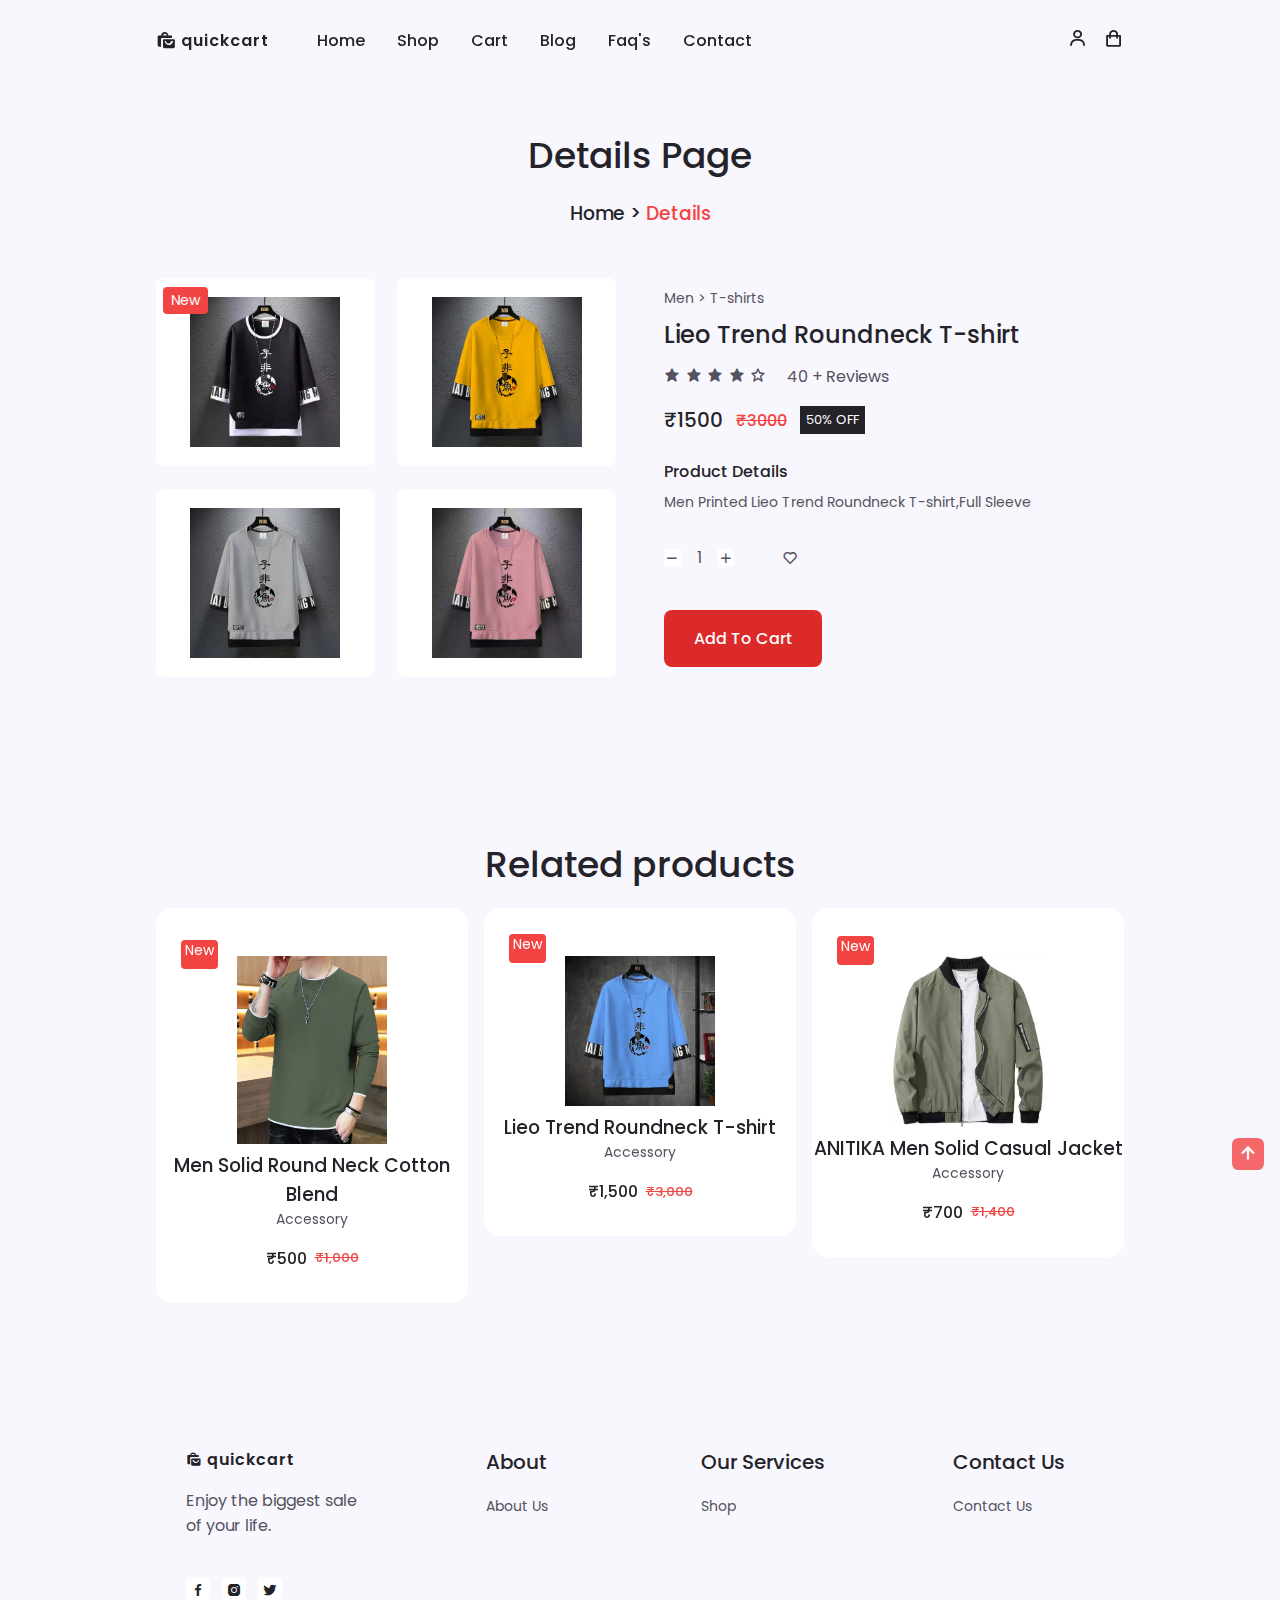
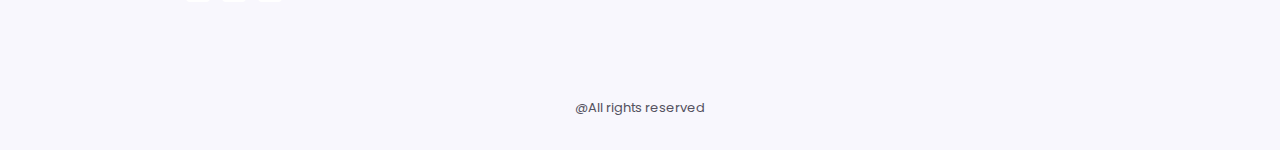
<file: details1.html>
<!DOCTYPE html>
<html lang="en">

<head>
    <meta charset="UTF-8">
    <meta http-equiv="X-UA-Compatible" content="IE=edge">
    <meta name="viewport" content="width=device-width, initial-scale=1.0">

    <!--=============== BOXICONS ===============-->
    <link rel="stylesheet" href="https://unpkg.com/boxicons@2.1.4/css/boxicons.min.css">

    <!--=============== SWIPER CSS ===============-->
    <link rel="stylesheet" href="asset/css/swiper-bundle.min.css">

    <!--=============== CSS ===============-->
    <link rel="stylesheet" href="asset/css/style.css">
    <link rel="stylesheet" href="asset/css/color/color-1.css">


    <title>E-Commerce Website</title>
</head>

<body>
    <!--=============== HEADER ===============-->
    <header class="header" id="header">

        <nav class="nav container">
            <a href="index.html" class="nav_logo">
                <i class="bx bxs-shopping-bags nav_logo-icon"></i> quickCart
            </a>

            <div class="nav_menu" id="nav-menu">
                <ul class="nav_list">
                    <li class="nav_item">
                        <a href="index.html" class="nav_link ">Home</a>
                    </li>

                    <li class="nav_item">
                        <a href="shop.html" class="nav_link ">Shop</a>
                    </li>

                    <li class="nav_item">
                        <a href="cart.html" class="nav_link ">Cart</a>
                    </li>

                    <li class="nav_item">
                        <a href="blog.html" class="nav_link ">Blog</a>
                    </li>

                    <li class="nav_item">
                        <a href="faq.html" class="nav_link ">Faq's</a>
                    </li>

                    <li class="nav_item">
                        <a href="contact.html" class="nav_link ">Contact</a>
                    </li>
                </ul>

                <div class="nav_close" id="nav-close">
                    <i class="bx bx-x"></i>
                </div>
            </div>
            <div class="nav_btns">
                <div class="login_toggle" id="login-button">
                    <i class="bx bx-user"></i>
                </div>

                <div class="nav_shop" id="cart-shop">
                    <i class="bx bx-shopping-bag"></i>
                </div>

                <div class="nav_toggle" id="nav-toggle">
                    <i class="bx bx-grid-alt"></i>
                </div>
            </div>
        </nav>

    </header>

    <!--=============== CART ===============-->
    <div class="cart" id="cart">
        <i class="bx bx-x cart_close" id="cart-close"></i>

        <h2 class="cart_title-center">My Cart</h2>

        <div class="cart_container">
            <article class="cart_card">
                <div class="cart_box">
                    <img src="asset/img/1.webp" alt="" class="cart_img">
                </div>

                <div class="cart_details">
                    <h3 class="cart_title">Conway</h3>
                    <span class="cart_price">₹200</span>

                    <div class="cart_amount">
                        <div class="cart_amount-content">
                            <span class="cart_amount-box">
                                <i class="bx bx-minus"></i>
                            </span>

                            <span class="cart_amount-number">1</span>

                            <span class="cart_amount-box">
                                <i class="bx bx-plus"></i>
                            </span>
                        </div>

                        <i class="bx bx-trash-alt cart_amount-trash"></i>
                    </div>
                </div>
            </article>

            <article class="cart_card">
                <div class="cart_box">
                    <img src="asset/img/2.webp" alt="" class="cart_img">
                </div>

                <div class="cart_details">
                    <h3 class="cart_title">Force Men T-shirt </h3>
                    <span class="cart_price">₹450</span>

                    <div class="cart_amount">
                        <div class="cart_amount-content">
                            <span class="cart_amount-box">
                                <i class="bx bx-minus"></i>
                            </span>

                            <span class="cart_amount-number">1</span>

                            <span class="cart_amount-box">
                                <i class="bx bx-plus"></i>
                            </span>
                        </div>

                        <i class="bx bx-trash-alt cart_amount-trash"></i>
                    </div>
                </div>
            </article>

            <article class="cart_card">
                <div class="cart_box">
                    <img src="asset/img/3.webp" alt="" class="cart_img">
                </div>

                <div class="cart_details">
                    <h3 class="cart_title">EyeBogler Men T-shirt</h3>
                    <span class="cart_price">₹350</span>

                    <div class="cart_amount">
                        <div class="cart_amount-content">
                            <span class="cart_amount-box">
                                <i class="bx bx-minus"></i>
                            </span>

                            <span class="cart_amount-number">1</span>

                            <span class="cart_amount-box">
                                <i class="bx bx-plus"></i>
                            </span>
                        </div>

                        <i class="bx bx-trash-alt cart_amount-trash"></i>
                    </div>
                </div>
            </article>
        </div>

        <div class="cart_prices">
            <span class="cart_prices-item">3 item</span>
            <span class="cart_prices-total">₹1000</span>
        </div>
    </div>

    <!--=============== LOGIN ===============-->
    <div class="login" id="login">
        <i class="bx bx-x login_close" id="login_close"></i>

        <h2 class="login_title-center">Login</h2>

        <form action="" class="login_form grid">
            <div class="login_content">
                <label for="" class="login_label">Email</label>
                <input type="email" class="login_input">
            </div>

            <div class="login_content">
                <label for="" class="login_label">Password</label>
                <input type="password" class="login_input">
            </div>

            <div>
                <a href="#" class="button">Sign in</a>
            </div>

            <div>
                <p class="signup">Not a member? <a href="registration.html">Sign up now</a></p>
            </div>
        </form>

    </div>

    <!--=============== MAIN ===============-->
    <main class="main">
        <!--=============== DETAILS ===============-->
        <section class="details section container">
            <h2 class="breadcrumb_title">Details Page</h2>
            <h3 class="breadcrumb_subtitle">Home > <span>Details</span></h3>
            <br><br>

            <div class="details_container grid">
                <div class="product_images grid">
                    <div class="product_img">
                        <div class="details_img-tag">New</div>
                        <img src="asset/img/details1-1.webp" alt="">
                    </div>
                    <div class="product_img">
                        <img src="asset/img/details1-2.webp" alt="">
                    </div>
                    <div class="product_img">
                        <img src="asset/img/details1-3.webp" alt="">
                    </div>
                    <div class="product_img">
                        <img src="asset/img/details1-4.webp" alt="">
                    </div>

                </div>
                <div class="product_info">
                    <p class="details_subtitle">Men > T-shirts</p>
                    <h3 class="details_title">Lieo Trend Roundneck T-shirt</h3>

                    <div class="rating">
                        <div class="stars">
                            <i class="bx bxs-star"></i>
                            <i class="bx bxs-star"></i>
                            <i class="bx bxs-star"></i>
                            <i class="bx bxs-star"></i>
                            <i class="bx bx-star"></i>
                        </div>
                        <div class="reviews_count">40 + Reviews</div>
                    </div>
                    <div class="details_prices">
                        <span class="details_price">₹1500</span>
                        <span class="details_discount">₹3000</span>
                        <span class="discount_percentage">50% OFF</span>
                    </div>

                    <div class="details_description">
                        <h3 class="description_title">Product Details</h3>
                        <div class="description_details">
                            <p> Men Printed Lieo Trend Roundneck T-shirt,Full Sleeve </p>
                        </div>
                    </div>

                    <div class="cart_amount">
                        <div class="cart_amount-content">
                            <span class="cart_amount-box">
                                <i class="bx bx-minus"></i>
                            </span>

                            <span class="cart_amount-number">1</span>

                            <span class="cart_amount-box">
                                <i class="bx bx-plus"></i>
                            </span>
                        </div>

                        <i class="bx bx-heart cart_amount-heart"></i>
                    </div>
                    <a href="#" class="button">Add To Cart</a>
                </div>
            </div>
        </section>

        <!--=============== RELATED PRODUCTS ===============-->
        <section class="related__products section">
            <h2 class="section_title">Related products</h2>

            <div class="new_conatainer container">
                <div class="swiper new-swiper">
                    <div class="swiper-wrapper">
                        <!-- New Content 1 -->
                        <div class="new_content swiper-slide">
                            <div class="new_tag">New</div>
                            <img src="asset/img/8.webp" alt="" class="new_img">
                            <h3 class="new_title">Lieo Trend Roundneck T-shirt</h3>
                            <span class="new_subtitle">Accessory</span>

                            <div class="new_prices">
                                <span class="new_price">₹1,500</span>
                                <span class="new_discount">₹3,000</span>
                            </div>
                            <a href="details1.html" class="button new_button">
                                <i class="bx bx-cart-alt new_icon"></i>
                            </a>
                        </div>

                        <!-- New Content 2 -->
                        <div class="new_content swiper-slide">
                            <div class="new_tag">New</div>
                            <img src="asset/img/9.webp" alt="" class="new_img">
                            <h3 class="new_title">ANITIKA
                                Men Solid Casual Jacket</h3>
                            <span class="new_subtitle">Accessory</span>

                            <div class="new_prices">
                                <span class="new_price">₹700</span>
                                <span class="new_discount">₹1,400</span>
                            </div>
                            <a href="details2.html" class="button new_button">
                                <i class="bx bx-cart-alt new_icon"></i>
                            </a>

                        </div>

                        <!-- New Content 3 -->
                        <div class="new_content swiper-slide">
                            <div class="new_tag">New</div>
                            <img src="asset/img/10.webp" alt="" class="new_img">
                            <h3 class="new_title">Trippr Full Sleeve Men T-shirt</h3>
                            <span class="new_subtitle">Accessory</span>

                            <div class="new_prices">
                                <span class="new_price">₹1,000</span>
                                <span class="new_discount">₹2,000</span>
                            </div>
                            <a href="details3.html" class="button new_button">
                                <i class="bx bx-cart-alt new_icon"></i>
                            </a>
                        </div>

                        <!-- New Content 4 -->
                        <div class="new_content swiper-slide">
                            <div class="new_tag">New</div>
                            <img src="asset/img/11.avif" alt="" class="new_img">
                            <h3 class="new_title">Fleece Jackets Men Casual Jacket</h3>
                            <span class="new_subtitle">Accessory</span>

                            <div class="new_prices">
                                <span class="new_price">₹2,600</span>
                                <span class="new_discount">₹5,200</span>
                            </div>
                            <a href="details4.html" class="button new_button">
                                <i class="bx bx-cart-alt new_icon"></i>
                            </a>
                        </div>

                        <!-- New Content 5 -->
                        <div class="new_content swiper-slide">
                            <div class="new_tag">New</div>
                            <img src="asset/img/12.webp" alt="" class="new_img">
                            <h3 class="new_title">Men Solid Round Neck Cotton Blend</h3>
                            <span class="new_subtitle">Accessory</span>

                            <div class="new_prices">
                                <span class="new_price">₹500</span>
                                <span class="new_discount">₹1,000</span>
                            </div>
                            <a href="details5.html" class="button new_button">
                                <i class="bx bx-cart-alt new_icon"></i>
                            </a>
                        </div>
                    </div>
                </div>
        </section>
    </main>

    <!--=============== FOOTER ===============-->
    <footer class="footer section">
        <div class="footer footer_container container grid">
            <!-- footer content 1 -->
            <div class="footer_content">
                <a href="#" class="footer_logo">
                    <i class="bx bxs-shopping-bags footer_logo-icon"></i>quickCart
                </a>

                <p class="footer_description">Enjoy the biggest sale <br> of your life.</p>

                <ul class="footer_social">
                    <a href="#" class="footer_social-link"><i class="bx bxl-facebook"></i></a>
                    <a href="#" class="footer_social-link"><i class="bx bxl-instagram-alt"></i></a>
                    <a href="#" class="footer_social-link"><i class="bx bxl-twitter"></i></a>
                </ul>
            </div>
            <!-- footer content 2 -->
            <div class="footer_content">
                <h3 class="footer_title">About</h3>
                <ul class="footer_links">
                    <li><a href="./about.html" class="footer_link">About Us</a></li>
                </ul>

            </div>

            <!-- footer content 3 -->
            <div class="footer_content">
                <h3 class="footer_title">Our Services</h3>
                <ul class="footer_links">
                    <li><a href="./shop.html" class="footer_link">Shop</a></li>
                </ul>
            </div>

            <!-- footer content 4 -->
            <div class="footer_content">
                <h3 class="footer_title">Contact Us</h3>
                <ul class="footer_links">
                    <li><a href="./contact.html" class="footer_link">Contact Us </a></li>
                </ul>
            </div>
        </div>
        <span class="footer_copy">@All rights reserved</span>
    </footer>

    <!--=============== LIGHTBOX ===============-->
    <div class="lightbox ">
        <div class="lightbox_content">
            <div class="lightbox_close">&times; </div>
            <img src="asset/img/details-1.webp" alt="" class="lightbox_img">
            <div class="lightbox_caption">
                <div class="capton_text">quickCart</div>
                <div class="caption_counter"></div>
            </div>
        </div>

        <div class="lightbox_controls">
            <div class="prev_item" onclick="prevItem()"><i class="bx bx-chevron-left"></i></div>
            <div class="next_item" onclick="nextItem()"><i class="bx bx-chevron-right"></i></div>
        </div>
    </div>
    <!--=============== SCROLL UP ===============-->
    <a href="#" class="scrollup" id="scroll-up">
        <i class="bx bx-up-arrow-alt scrollup_icon"></i>
    </a>

    <!--=============== LIGHTBOX ===============-->
    <script>
        const productItems = document.querySelectorAll(".product_img"),
            totalProductItems = productItems.length,
            lightbox = document.querySelector(".lightbox"),
            lightboxImg = lightbox.querySelector(".lightbox_img"),
            lightboxClose = lightbox.querySelector(".lightbox_closed"),
            lightboxCounter = lightbox.querySelector(".caption_counter");
        let itemIndex = 0;

        for (let i = 0; i < totalProductItems; i++) {
            productItems[i].addEventListener("click", function () {
                itemIndex = i;
                changeItem();
                toggleLightbox();
            })
        }

        function nextItem() {
            if (itemIndex === totalProductItems - 1) {
                itemIndex = 0;
            }
            else {
                itemIndex++
            }
            changeItem()
        }

        function prevItem() {
            if (itemIndex === 0) {

                itemIndex = totalProductItems - 1
            }
            else {
                itemIndex--
            }
            changeItem()
        }

        function toggleLightbox() {
            lightbox.classList.toggle("open")
        }

        function changeItem() {
            imgSrc = productItems[itemIndex].querySelector(".product_img img").getAttribute("src");
            lightboxImg.src = imgSrc;
            lightboxCounter.innerHTML = (itemIndex + 1) + " of " + totalProductItems;
        }
        //   close lighhtbox
        lightbox.addEventListener("click", function () {
            if (event.target === lightboxClose || event.target === lightbox) {
                toggleLightbox()
            }
        })
    </script>
    <!--=============== SWIPER JS ===============-->
    <script src="asset/js/swiper-bundle.min.js"></script>

    <!--=============== JS ===============-->
    <script src="asset/js/main.js"></script>
</body>

</html>
</file>
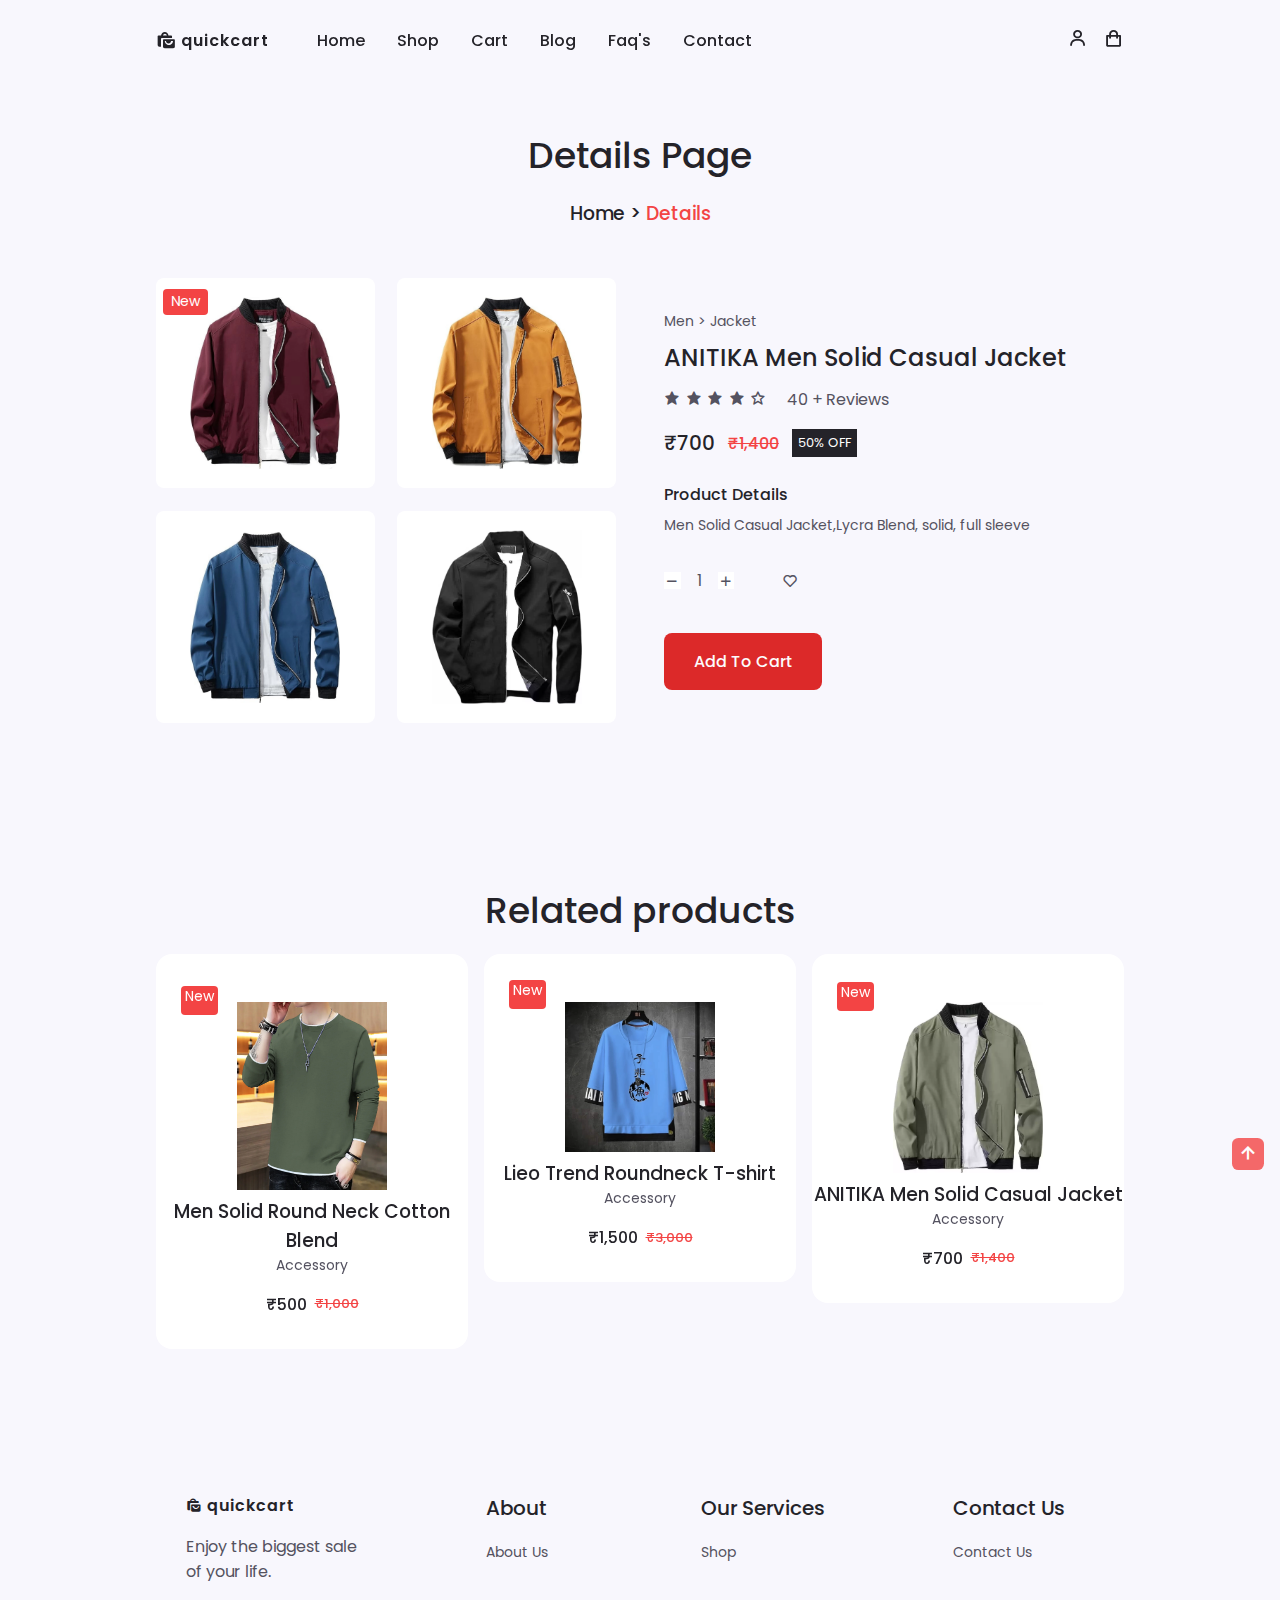
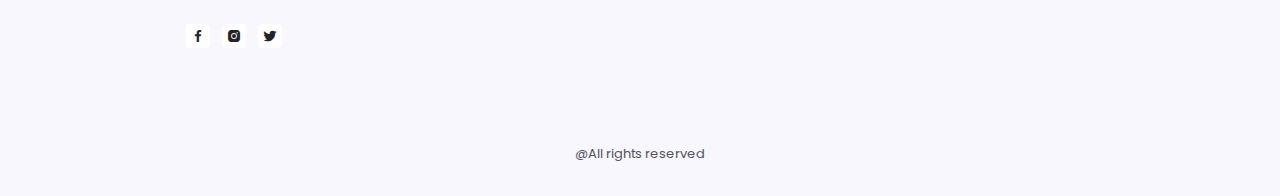
<file: details2.html>
<!DOCTYPE html>
<html lang="en">

<head>
    <meta charset="UTF-8">
    <meta http-equiv="X-UA-Compatible" content="IE=edge">
    <meta name="viewport" content="width=device-width, initial-scale=1.0">

    <!--=============== BOXICONS ===============-->
    <link rel="stylesheet" href="https://unpkg.com/boxicons@2.1.4/css/boxicons.min.css">

    <!--=============== SWIPER CSS ===============-->
    <link rel="stylesheet" href="asset/css/swiper-bundle.min.css">

    <!--=============== CSS ===============-->
    <link rel="stylesheet" href="asset/css/style.css">
    <link rel="stylesheet" href="asset/css/color/color-1.css">


    <title>E-Commerce Website</title>
</head>

<body>
    <!--=============== HEADER ===============-->
    <header class="header" id="header">

        <nav class="nav container">
            <a href="index.html" class="nav_logo">
                <i class="bx bxs-shopping-bags nav_logo-icon"></i> quickCart
            </a>

            <div class="nav_menu" id="nav-menu">
                <ul class="nav_list">
                    <li class="nav_item">
                        <a href="index.html" class="nav_link ">Home</a>
                    </li>

                    <li class="nav_item">
                        <a href="shop.html" class="nav_link ">Shop</a>
                    </li>

                    <li class="nav_item">
                        <a href="cart.html" class="nav_link ">Cart</a>
                    </li>

                    <li class="nav_item">
                        <a href="blog.html" class="nav_link ">Blog</a>
                    </li>

                    <li class="nav_item">
                        <a href="faq.html" class="nav_link ">Faq's</a>
                    </li>

                    <li class="nav_item">
                        <a href="contact.html" class="nav_link ">Contact</a>
                    </li>
                </ul>

                <div class="nav_close" id="nav-close">
                    <i class="bx bx-x"></i>
                </div>
            </div>
            <div class="nav_btns">
                <div class="login_toggle" id="login-button">
                    <i class="bx bx-user"></i>
                </div>

                <div class="nav_shop" id="cart-shop">
                    <i class="bx bx-shopping-bag"></i>
                </div>

                <div class="nav_toggle" id="nav-toggle">
                    <i class="bx bx-grid-alt"></i>
                </div>
            </div>
        </nav>

    </header>

    <!--=============== CART ===============-->
    <div class="cart" id="cart">
        <i class="bx bx-x cart_close" id="cart-close"></i>

        <h2 class="cart_title-center">My Cart</h2>

        <div class="cart_container">
            <article class="cart_card">
                <div class="cart_box">
                    <img src="asset/img/1.webp" alt="" class="cart_img">
                </div>

                <div class="cart_details">
                    <h3 class="cart_title">Conway</h3>
                    <span class="cart_price">₹200</span>

                    <div class="cart_amount">
                        <div class="cart_amount-content">
                            <span class="cart_amount-box">
                                <i class="bx bx-minus"></i>
                            </span>

                            <span class="cart_amount-number">1</span>

                            <span class="cart_amount-box">
                                <i class="bx bx-plus"></i>
                            </span>
                        </div>

                        <i class="bx bx-trash-alt cart_amount-trash"></i>
                    </div>
                </div>
            </article>

            <article class="cart_card">
                <div class="cart_box">
                    <img src="asset/img/2.webp" alt="" class="cart_img">
                </div>

                <div class="cart_details">
                    <h3 class="cart_title">Force Men T-shirt </h3>
                    <span class="cart_price">₹450</span>

                    <div class="cart_amount">
                        <div class="cart_amount-content">
                            <span class="cart_amount-box">
                                <i class="bx bx-minus"></i>
                            </span>

                            <span class="cart_amount-number">1</span>

                            <span class="cart_amount-box">
                                <i class="bx bx-plus"></i>
                            </span>
                        </div>

                        <i class="bx bx-trash-alt cart_amount-trash"></i>
                    </div>
                </div>
            </article>

            <article class="cart_card">
                <div class="cart_box">
                    <img src="asset/img/3.webp" alt="" class="cart_img">
                </div>

                <div class="cart_details">
                    <h3 class="cart_title">EyeBogler Men T-shirt</h3>
                    <span class="cart_price">₹350</span>

                    <div class="cart_amount">
                        <div class="cart_amount-content">
                            <span class="cart_amount-box">
                                <i class="bx bx-minus"></i>
                            </span>

                            <span class="cart_amount-number">1</span>

                            <span class="cart_amount-box">
                                <i class="bx bx-plus"></i>
                            </span>
                        </div>

                        <i class="bx bx-trash-alt cart_amount-trash"></i>
                    </div>
                </div>
            </article>
        </div>

        <div class="cart_prices">
            <span class="cart_prices-item">3 item</span>
            <span class="cart_prices-total">₹1000</span>
        </div>
    </div>

    <!--=============== LOGIN ===============-->
    <div class="login" id="login">
        <i class="bx bx-x login_close" id="login_close"></i>

        <h2 class="login_title-center">Login</h2>

        <form action="" class="login_form grid">
            <div class="login_content">
                <label for="" class="login_label">Email</label>
                <input type="email" class="login_input">
            </div>

            <div class="login_content">
                <label for="" class="login_label">Password</label>
                <input type="password" class="login_input">
            </div>

            <div>
                <a href="#" class="button">Sign in</a>
            </div>

            <div>
                <p class="signup">Not a member? <a href="registration.html">Sign up now</a></p>
            </div>
        </form>

    </div>

    <!--=============== MAIN ===============-->
    <main class="main">
        <!--=============== DETAILS ===============-->
        <section class="details section container">
            <h2 class="breadcrumb_title">Details Page</h2>
            <h3 class="breadcrumb_subtitle">Home > <span>Details</span></h3>
            <br><br>

            <div class="details_container grid">
                <div class="product_images grid">
                    <div class="product_img">
                        <div class="details_img-tag">New</div>
                        <img src="asset/img/details2-1.webp" alt="">
                    </div>
                    <div class="product_img">
                        <img src="asset/img/details2-2.webp" alt="">
                    </div>
                    <div class="product_img">
                        <img src="asset/img/details2-3.webp" alt="">
                    </div>
                    <div class="product_img">
                        <img src="asset/img/details2-4.webp" alt="">
                    </div>

                </div>
                <div class="product_info">
                    <p class="details_subtitle">Men > Jacket</p>
                    <h3 class="details_title">ANITIKA 
                        Men Solid Casual Jacket</h3>

                    <div class="rating">
                        <div class="stars">
                            <i class="bx bxs-star"></i>
                            <i class="bx bxs-star"></i>
                            <i class="bx bxs-star"></i>
                            <i class="bx bxs-star"></i>
                            <i class="bx bx-star"></i>
                        </div>
                        <div class="reviews_count">40 + Reviews</div>
                    </div>
                    <div class="details_prices">
                        <span class="details_price">₹700</span>
                        <span class="details_discount">₹1,400</span>
                        <span class="discount_percentage">50% OFF</span>
                    </div>

                    <div class="details_description">
                        <h3 class="description_title">Product Details</h3>
                        <div class="description_details">
                            <p>Men Solid Casual Jacket,Lycra Blend, solid, full  sleeve</p>
                        </div>
                    </div>

                    <div class="cart_amount">
                        <div class="cart_amount-content">
                            <span class="cart_amount-box">
                                <i class="bx bx-minus"></i>
                            </span>

                            <span class="cart_amount-number">1</span>

                            <span class="cart_amount-box">
                                <i class="bx bx-plus"></i>
                            </span>
                        </div>

                        <i class="bx bx-heart cart_amount-heart"></i>
                    </div>
                    <a href="#" class="button">Add To Cart</a>
                </div>
            </div>
        </section>

        <!--=============== RELATED PRODUCTS ===============-->
        <section class="related__products section">
            <h2 class="section_title">Related products</h2>

            <div class="new_conatainer container">
                <div class="swiper new-swiper">
                    <div class="swiper-wrapper">
                     
                         <!-- New Content 1 -->
                       <div class="new_content swiper-slide">
                        <div class="new_tag">New</div>
                        <img src="asset/img/8.webp" alt="" class="new_img">
                        <h3 class="new_title">Lieo Trend Roundneck T-shirt</h3>
                        <span class="new_subtitle">Accessory</span>

                        <div class="new_prices">
                            <span class="new_price">₹1,500</span>
                            <span class="new_discount">₹3,000</span>
                        </div>
                        <a href="details1.html" class="button new_button">
                            <i class="bx bx-cart-alt new_icon"></i>
                        </a>
                    </div>

                        <!-- New Content 2 -->
                        <div class="new_content swiper-slide">
                            <div class="new_tag">New</div>
                            <img src="asset/img/9.webp" alt="" class="new_img">
                            <h3 class="new_title">ANITIKA 
                                Men Solid Casual Jacket</h3>
                            <span class="new_subtitle">Accessory</span>

                            <div class="new_prices">
                                <span class="new_price">₹700</span>
                                <span class="new_discount">₹1,400</span>
                            </div>
                            <a href="details2.html" class="button new_button">
                                <i class="bx bx-cart-alt new_icon"></i>
                            </a>

                        </div>

                        <!-- New Content 3 -->
                        <div class="new_content swiper-slide">
                            <div class="new_tag">New</div>
                            <img src="asset/img/10.webp" alt="" class="new_img">
                            <h3 class="new_title">Trippr Full Sleeve Men T-shirt</h3>
                            <span class="new_subtitle">Accessory</span>

                            <div class="new_prices">
                                <span class="new_price">₹1,000</span>
                                <span class="new_discount">₹2,000</span>
                            </div>
                            <a href="details3.html" class="button new_button">
                                <i class="bx bx-cart-alt new_icon"></i>
                            </a>
                        </div>

                        <!-- New Content 4 -->
                        <div class="new_content swiper-slide">
                            <div class="new_tag">New</div>
                            <img src="asset/img/11.avif" alt="" class="new_img">
                            <h3 class="new_title">Fleece Jackets Men Casual Jacket</h3>
                            <span class="new_subtitle">Accessory</span>

                            <div class="new_prices">
                                <span class="new_price">₹2,600</span>
                                <span class="new_discount">₹5,200</span>
                            </div>
                            <a href="details4.html" class="button new_button">
                                <i class="bx bx-cart-alt new_icon"></i>
                            </a>
                        </div>

                        <!-- New Content 5 -->
                        <div class="new_content swiper-slide">
                            <div class="new_tag">New</div>
                            <img src="asset/img/12.webp" alt="" class="new_img">
                            <h3 class="new_title">Men Solid Round Neck Cotton Blend</h3>
                            <span class="new_subtitle">Accessory</span>

                            <div class="new_prices">
                                <span class="new_price">₹500</span>
                                <span class="new_discount">₹1,000</span>
                            </div>
                            <a href="details5.html" class="button new_button">
                                <i class="bx bx-cart-alt new_icon"></i>
                            </a>
                        </div> 
                        
                    </div>
                </div>
            </div>
        </section>
    </main>

    <!--=============== FOOTER ===============-->
    <footer class="footer section">
        <div class="footer footer_container container grid">
            <!-- footer content 1 -->
            <div class="footer_content">
                <a href="#" class="footer_logo">
                    <i class="bx bxs-shopping-bags footer_logo-icon"></i>quickCart
                </a>

                <p class="footer_description">Enjoy the biggest sale <br> of your life.</p>

                <ul class="footer_social">
                    <a href="#" class="footer_social-link"><i class="bx bxl-facebook"></i></a>
                    <a href="#" class="footer_social-link"><i class="bx bxl-instagram-alt"></i></a>
                    <a href="#" class="footer_social-link"><i class="bx bxl-twitter"></i></a>
                </ul>
            </div>
            <!-- footer content 2 -->
            <div class="footer_content">
                <h3 class="footer_title">About</h3>
                <ul class="footer_links">
                    <li><a href="./about.html" class="footer_link">About Us</a></li>                    
                </ul>
                
            </div>

            <!-- footer content 3 -->
            <div class="footer_content">
                <h3 class="footer_title">Our Services</h3>
                <ul class="footer_links">
                    <li><a href="./shop.html" class="footer_link">Shop</a></li>             
                </ul>
            </div>

            <!-- footer content 4 -->
            <div class="footer_content">
                <h3 class="footer_title">Contact Us</h3>
                <ul class="footer_links">                    
                    <li><a href="./contact.html" class="footer_link">Contact Us </a></li>                    
                </ul>
            </div>
        </div>
        <span class="footer_copy">@All rights reserved</span>
    </footer>

    <!--=============== LIGHTBOX ===============-->
    <div class="lightbox ">
        <div class="lightbox_content">
            <div class="lightbox_close">&times; </div>
            <img src="asset/img/details-1.webp" alt="" class="lightbox_img">
            <div class="lightbox_caption">
                <div class="capton_text">quickCart</div>
                <div class="caption_counter"></div>
            </div>
        </div>

        <div class="lightbox_controls">
            <div class="prev_item" onclick="prevItem()"><i class="bx bx-chevron-left"></i></div>
            <div class="next_item" onclick="nextItem()"><i class="bx bx-chevron-right"></i></div>
        </div>
    </div>
    <!--=============== SCROLL UP ===============-->
    <a href="#" class="scrollup" id="scroll-up">
        <i class="bx bx-up-arrow-alt scrollup_icon"></i>
    </a>

    <!--=============== LIGHTBOX ===============-->
    <script>
        const productItems = document.querySelectorAll(".product_img"),
            totalProductItems = productItems.length,
            lightbox = document.querySelector(".lightbox"),
            lightboxImg = lightbox.querySelector(".lightbox_img"),
            lightboxClose = lightbox.querySelector(".lightbox_closed"),
            lightboxCounter = lightbox.querySelector(".caption_counter");
        let itemIndex = 0;

        for (let i = 0; i < totalProductItems; i++) {
            productItems[i].addEventListener("click", function () {
                itemIndex = i;
                changeItem();
                toggleLightbox();
            })
        }

        function nextItem() {
            if (itemIndex === totalProductItems - 1) {
                itemIndex = 0;
            }
            else {
                itemIndex++
            }
            changeItem()
        }

        function prevItem() {
            if (itemIndex === 0) {

                itemIndex = totalProductItems - 1
            }
            else {
                itemIndex--
            }
            changeItem()
        }

        function toggleLightbox() {
            lightbox.classList.toggle("open")
        }

        function changeItem() {
            imgSrc = productItems[itemIndex].querySelector(".product_img img").getAttribute("src");
            lightboxImg.src = imgSrc;
            lightboxCounter.innerHTML = (itemIndex + 1) + " of " + totalProductItems;
        }
        //   close lighhtbox
        lightbox.addEventListener("click", function(){
            if(event.target===lightboxClose || event.target === lightbox){
                toggleLightbox()
            }
        })
    </script>
    <!--=============== SWIPER JS ===============-->
    <script src="asset/js/swiper-bundle.min.js"></script>

    <!--=============== JS ===============-->
    <script src="asset/js/main.js"></script>
</body>

</html>
</file>
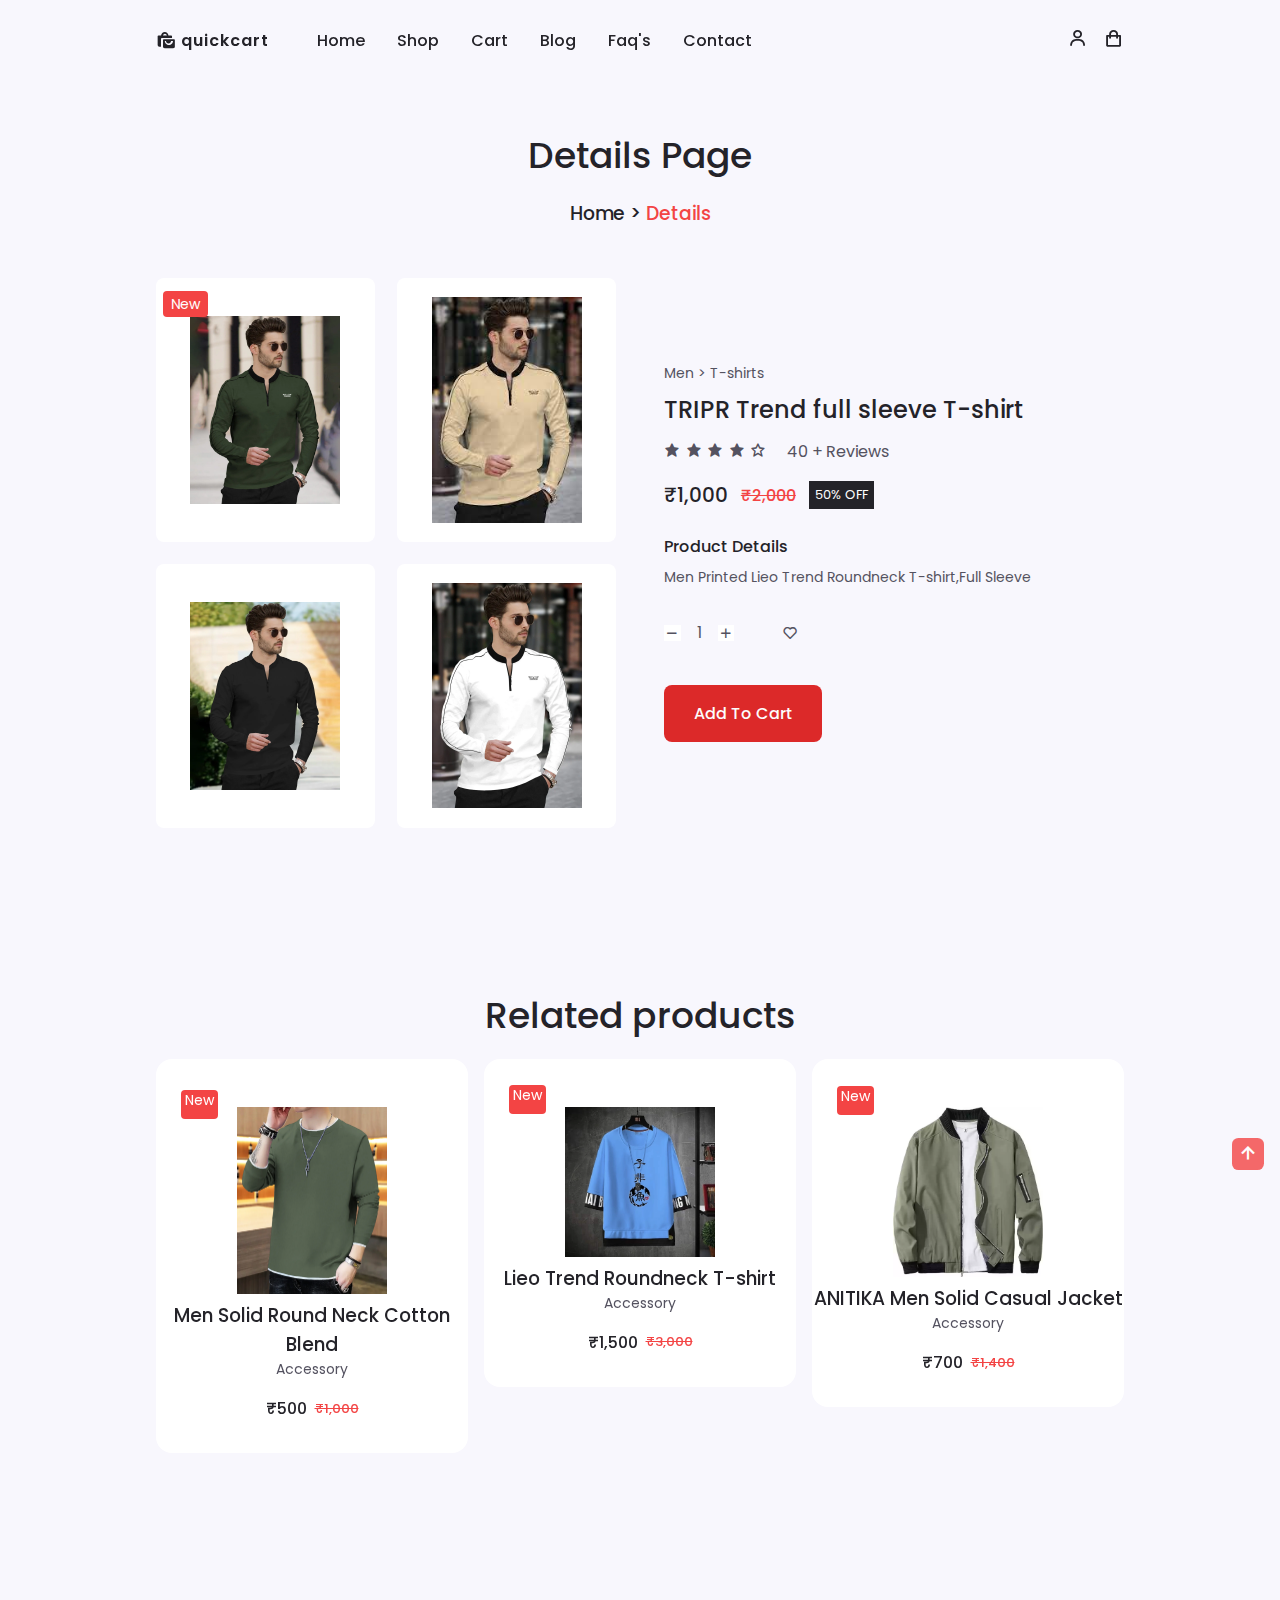
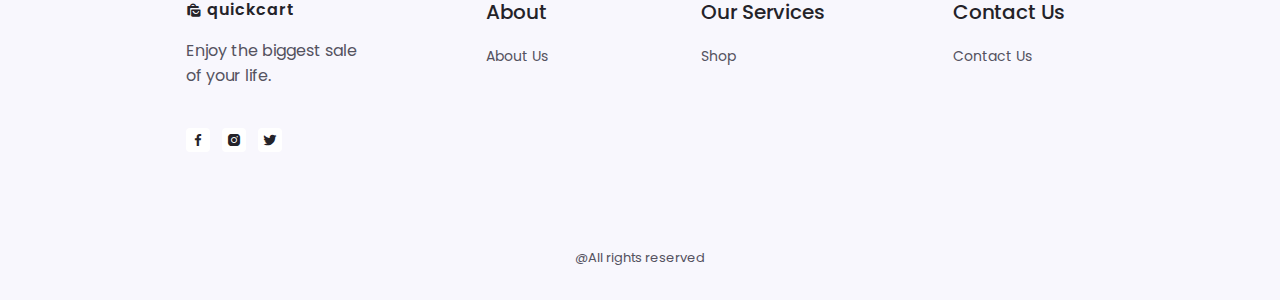
<file: details3.html>
<!DOCTYPE html>
<html lang="en">

<head>
    <meta charset="UTF-8">
    <meta http-equiv="X-UA-Compatible" content="IE=edge">
    <meta name="viewport" content="width=device-width, initial-scale=1.0">

    <!--=============== BOXICONS ===============-->
    <link rel="stylesheet" href="https://unpkg.com/boxicons@2.1.4/css/boxicons.min.css">

    <!--=============== SWIPER CSS ===============-->
    <link rel="stylesheet" href="asset/css/swiper-bundle.min.css">

    <!--=============== CSS ===============-->
    <link rel="stylesheet" href="asset/css/style.css">
    <link rel="stylesheet" href="asset/css/color/color-1.css">


    <title>E-Commerce Website</title>
</head>

<body>
    <!--=============== HEADER ===============-->
    <header class="header" id="header">

        <nav class="nav container">
            <a href="index.html" class="nav_logo">
                <i class="bx bxs-shopping-bags nav_logo-icon"></i> quickCart
            </a>

            <div class="nav_menu" id="nav-menu">
                <ul class="nav_list">
                    <li class="nav_item">
                        <a href="index.html" class="nav_link ">Home</a>
                    </li>

                    <li class="nav_item">
                        <a href="shop.html" class="nav_link ">Shop</a>
                    </li>

                    <li class="nav_item">
                        <a href="cart.html" class="nav_link ">Cart</a>
                    </li>

                    <li class="nav_item">
                        <a href="blog.html" class="nav_link ">Blog</a>
                    </li>

                    <li class="nav_item">
                        <a href="faq.html" class="nav_link ">Faq's</a>
                    </li>

                    <li class="nav_item">
                        <a href="contact.html" class="nav_link ">Contact</a>
                    </li>
                </ul>

                <div class="nav_close" id="nav-close">
                    <i class="bx bx-x"></i>
                </div>
            </div>
            <div class="nav_btns">
                <div class="login_toggle" id="login-button">
                    <i class="bx bx-user"></i>
                </div>

                <div class="nav_shop" id="cart-shop">
                    <i class="bx bx-shopping-bag"></i>
                </div>

                <div class="nav_toggle" id="nav-toggle">
                    <i class="bx bx-grid-alt"></i>
                </div>
            </div>
        </nav>

    </header>

    <!--=============== CART ===============-->
    <div class="cart" id="cart">
        <i class="bx bx-x cart_close" id="cart-close"></i>

        <h2 class="cart_title-center">My Cart</h2>

        <div class="cart_container">
            <article class="cart_card">
                <div class="cart_box">
                    <img src="asset/img/1.webp" alt="" class="cart_img">
                </div>

                <div class="cart_details">
                    <h3 class="cart_title">Conway</h3>
                    <span class="cart_price">₹200</span>

                    <div class="cart_amount">
                        <div class="cart_amount-content">
                            <span class="cart_amount-box">
                                <i class="bx bx-minus"></i>
                            </span>

                            <span class="cart_amount-number">1</span>

                            <span class="cart_amount-box">
                                <i class="bx bx-plus"></i>
                            </span>
                        </div>

                        <i class="bx bx-trash-alt cart_amount-trash"></i>
                    </div>
                </div>
            </article>

            <article class="cart_card">
                <div class="cart_box">
                    <img src="asset/img/2.webp" alt="" class="cart_img">
                </div>

                <div class="cart_details">
                    <h3 class="cart_title">Force Men T-shirt </h3>
                    <span class="cart_price">₹450</span>

                    <div class="cart_amount">
                        <div class="cart_amount-content">
                            <span class="cart_amount-box">
                                <i class="bx bx-minus"></i>
                            </span>

                            <span class="cart_amount-number">1</span>

                            <span class="cart_amount-box">
                                <i class="bx bx-plus"></i>
                            </span>
                        </div>

                        <i class="bx bx-trash-alt cart_amount-trash"></i>
                    </div>
                </div>
            </article>

            <article class="cart_card">
                <div class="cart_box">
                    <img src="asset/img/3.webp" alt="" class="cart_img">
                </div>

                <div class="cart_details">
                    <h3 class="cart_title">EyeBogler Men T-shirt</h3>
                    <span class="cart_price">₹350</span>

                    <div class="cart_amount">
                        <div class="cart_amount-content">
                            <span class="cart_amount-box">
                                <i class="bx bx-minus"></i>
                            </span>

                            <span class="cart_amount-number">1</span>

                            <span class="cart_amount-box">
                                <i class="bx bx-plus"></i>
                            </span>
                        </div>

                        <i class="bx bx-trash-alt cart_amount-trash"></i>
                    </div>
                </div>
            </article>
        </div>

        <div class="cart_prices">
            <span class="cart_prices-item">3 item</span>
            <span class="cart_prices-total">₹1000</span>
        </div>
    </div>

    <!--=============== LOGIN ===============-->
    <div class="login" id="login">
        <i class="bx bx-x login_close" id="login_close"></i>

        <h2 class="login_title-center">Login</h2>

        <form action="" class="login_form grid">
            <div class="login_content">
                <label for="" class="login_label">Email</label>
                <input type="email" class="login_input">
            </div>

            <div class="login_content">
                <label for="" class="login_label">Password</label>
                <input type="password" class="login_input">
            </div>

            <div>
                <a href="#" class="button">Sign in</a>
            </div>

            <div>
                <p class="signup">Not a member? <a href="registration.html">Sign up now</a></p>
            </div>
        </form>

    </div>

    <!--=============== MAIN ===============-->
    <main class="main">
        <!--=============== DETAILS ===============-->
        <section class="details section container">
            <h2 class="breadcrumb_title">Details Page</h2>
            <h3 class="breadcrumb_subtitle">Home > <span>Details</span></h3>
            <br><br>

            <div class="details_container grid">
                <div class="product_images grid">
                    <div class="product_img">
                        <div class="details_img-tag">New</div>
                        <img src="asset/img/details3-1.webp" alt="">
                    </div>
                    <div class="product_img">
                        <img src="asset/img/details3-2.jpeg" alt="">
                    </div>
                    <div class="product_img">
                        <img src="asset/img/details3-3.webp" alt="">
                    </div>
                    <div class="product_img">
                        <img src="asset/img/details3-4.webp" alt="">
                    </div>

                </div>
                <div class="product_info">
                    <p class="details_subtitle">Men > T-shirts</p>
                    <h3 class="details_title">TRIPR Trend full sleeve T-shirt</h3>

                    <div class="rating">
                        <div class="stars">
                            <i class="bx bxs-star"></i>
                            <i class="bx bxs-star"></i>
                            <i class="bx bxs-star"></i>
                            <i class="bx bxs-star"></i>
                            <i class="bx bx-star"></i>
                        </div>
                        <div class="reviews_count">40 + Reviews</div>
                    </div>
                    <div class="details_prices">
                        <span class="details_price">₹1,000</span>
                        <span class="details_discount">₹2,000</span>
                        <span class="discount_percentage">50% OFF</span>
                    </div>

                    <div class="details_description">
                        <h3 class="description_title">Product Details</h3>
                        <div class="description_details">
                            <p> Men Printed Lieo Trend Roundneck T-shirt,Full Sleeve </p>
                        </div>
                    </div>

                    <div class="cart_amount">
                        <div class="cart_amount-content">
                            <span class="cart_amount-box">
                                <i class="bx bx-minus"></i>
                            </span>

                            <span class="cart_amount-number">1</span>

                            <span class="cart_amount-box">
                                <i class="bx bx-plus"></i>
                            </span>
                        </div>

                        <i class="bx bx-heart cart_amount-heart"></i>
                    </div>
                    <a href="#" class="button">Add To Cart</a>
                </div>
            </div>
        </section>

        <!--=============== RELATED PRODUCTS ===============-->
        <section class="related__products section">
            <h2 class="section_title">Related products</h2>

            <div class="new_conatainer container">
                <div class="swiper new-swiper">
                    <div class="swiper-wrapper">

                        <!-- New Content 1 -->
                        <div class="new_content swiper-slide">
                            <div class="new_tag">New</div>
                            <img src="asset/img/8.webp" alt="" class="new_img">
                            <h3 class="new_title">Lieo Trend Roundneck T-shirt</h3>
                            <span class="new_subtitle">Accessory</span>
    
                            <div class="new_prices">
                                <span class="new_price">₹1,500</span>
                                <span class="new_discount">₹3,000</span>
                            </div>
                            <a href="details1.html" class="button new_button">
                                <i class="bx bx-cart-alt new_icon"></i>
                            </a>
                        </div>
    
                            <!-- New Content 2 -->
                            <div class="new_content swiper-slide">
                                <div class="new_tag">New</div>
                                <img src="asset/img/9.webp" alt="" class="new_img">
                                <h3 class="new_title">ANITIKA 
                                    Men Solid Casual Jacket</h3>
                                <span class="new_subtitle">Accessory</span>
    
                                <div class="new_prices">
                                    <span class="new_price">₹700</span>
                                    <span class="new_discount">₹1,400</span>
                                </div>
                                <a href="details2.html" class="button new_button">
                                    <i class="bx bx-cart-alt new_icon"></i>
                                </a>
    
                            </div>
    
                            <!-- New Content 3 -->
                            <div class="new_content swiper-slide">
                                <div class="new_tag">New</div>
                                <img src="asset/img/10.webp" alt="" class="new_img">
                                <h3 class="new_title">Trippr Full Sleeve Men T-shirt</h3>
                                <span class="new_subtitle">Accessory</span>
    
                                <div class="new_prices">
                                    <span class="new_price">₹1,000</span>
                                    <span class="new_discount">₹2,000</span>
                                </div>
                                <a href="details3.html" class="button new_button">
                                    <i class="bx bx-cart-alt new_icon"></i>
                                </a>
                            </div>
    
                            <!-- New Content 4 -->
                            <div class="new_content swiper-slide">
                                <div class="new_tag">New</div>
                                <img src="asset/img/11.avif" alt="" class="new_img">
                                <h3 class="new_title">Fleece Jackets Men Casual Jacket</h3>
                                <span class="new_subtitle">Accessory</span>
    
                                <div class="new_prices">
                                    <span class="new_price">₹2,600</span>
                                    <span class="new_discount">₹5,200</span>
                                </div>
                                <a href="details4.html" class="button new_button">
                                    <i class="bx bx-cart-alt new_icon"></i>
                                </a>
                            </div>
    
                            <!-- New Content 5 -->
                            <div class="new_content swiper-slide">
                                <div class="new_tag">New</div>
                                <img src="asset/img/12.webp" alt="" class="new_img">
                                <h3 class="new_title">Men Solid Round Neck Cotton Blend</h3>
                                <span class="new_subtitle">Accessory</span>
    
                                <div class="new_prices">
                                    <span class="new_price">₹500</span>
                                    <span class="new_discount">₹1,000</span>
                                </div>
                                <a href="details5.html" class="button new_button">
                                    <i class="bx bx-cart-alt new_icon"></i>
                                </a>
                            </div> 
                    </div>
                </div>
            </div>
        </section>
    </main>

    <!--=============== FOOTER ===============-->
    <footer class="footer section">
        <div class="footer footer_container container grid">
            <!-- footer content 1 -->
            <div class="footer_content">
                <a href="#" class="footer_logo">
                    <i class="bx bxs-shopping-bags footer_logo-icon"></i>quickCart
                </a>

                <p class="footer_description">Enjoy the biggest sale <br> of your life.</p>

                <ul class="footer_social">
                    <a href="#" class="footer_social-link"><i class="bx bxl-facebook"></i></a>
                    <a href="#" class="footer_social-link"><i class="bx bxl-instagram-alt"></i></a>
                    <a href="#" class="footer_social-link"><i class="bx bxl-twitter"></i></a>
                </ul>
            </div>
            <!-- footer content 2 -->
            <div class="footer_content">
                <h3 class="footer_title">About</h3>
                <ul class="footer_links">
                    <li><a href="./about.html" class="footer_link">About Us</a></li>
                </ul>

            </div>

            <!-- footer content 3 -->
            <div class="footer_content">
                <h3 class="footer_title">Our Services</h3>
                <ul class="footer_links">
                    <li><a href="./shop.html" class="footer_link">Shop</a></li>
                </ul>
            </div>

            <!-- footer content 4 -->
            <div class="footer_content">
                <h3 class="footer_title">Contact Us</h3>
                <ul class="footer_links">
                    <li><a href="./contact.html" class="footer_link">Contact Us </a></li>
                </ul>
            </div>
        </div>
        <span class="footer_copy">@All rights reserved</span>
    </footer>

    <!--=============== LIGHTBOX ===============-->
    <div class="lightbox ">
        <div class="lightbox_content">
            <div class="lightbox_close">&times; </div>
            <img src="asset/img/details-1.webp" alt="" class="lightbox_img">
            <div class="lightbox_caption">
                <div class="capton_text">quickCart</div>
                <div class="caption_counter"></div>
            </div>
        </div>

        <div class="lightbox_controls">
            <div class="prev_item" onclick="prevItem()"><i class="bx bx-chevron-left"></i></div>
            <div class="next_item" onclick="nextItem()"><i class="bx bx-chevron-right"></i></div>
        </div>
    </div>
    <!--=============== SCROLL UP ===============-->
    <a href="#" class="scrollup" id="scroll-up">
        <i class="bx bx-up-arrow-alt scrollup_icon"></i>
    </a>

    <!--=============== LIGHTBOX ===============-->
    <script>
        const productItems = document.querySelectorAll(".product_img"),
            totalProductItems = productItems.length,
            lightbox = document.querySelector(".lightbox"),
            lightboxImg = lightbox.querySelector(".lightbox_img"),
            lightboxClose = lightbox.querySelector(".lightbox_closed"),
            lightboxCounter = lightbox.querySelector(".caption_counter");
        let itemIndex = 0;

        for (let i = 0; i < totalProductItems; i++) {
            productItems[i].addEventListener("click", function () {
                itemIndex = i;
                changeItem();
                toggleLightbox();
            })
        }

        function nextItem() {
            if (itemIndex === totalProductItems - 1) {
                itemIndex = 0;
            }
            else {
                itemIndex++
            }
            changeItem()
        }

        function prevItem() {
            if (itemIndex === 0) {

                itemIndex = totalProductItems - 1
            }
            else {
                itemIndex--
            }
            changeItem()
        }

        function toggleLightbox() {
            lightbox.classList.toggle("open")
        }

        function changeItem() {
            imgSrc = productItems[itemIndex].querySelector(".product_img img").getAttribute("src");
            lightboxImg.src = imgSrc;
            lightboxCounter.innerHTML = (itemIndex + 1) + " of " + totalProductItems;
        }
        //   close lighhtbox
        lightbox.addEventListener("click", function () {
            if (event.target === lightboxClose || event.target === lightbox) {
                toggleLightbox()
            }
        })
    </script>
    <!--=============== SWIPER JS ===============-->
    <script src="asset/js/swiper-bundle.min.js"></script>

    <!--=============== JS ===============-->
    <script src="asset/js/main.js"></script>
</body>

</html>
</file>
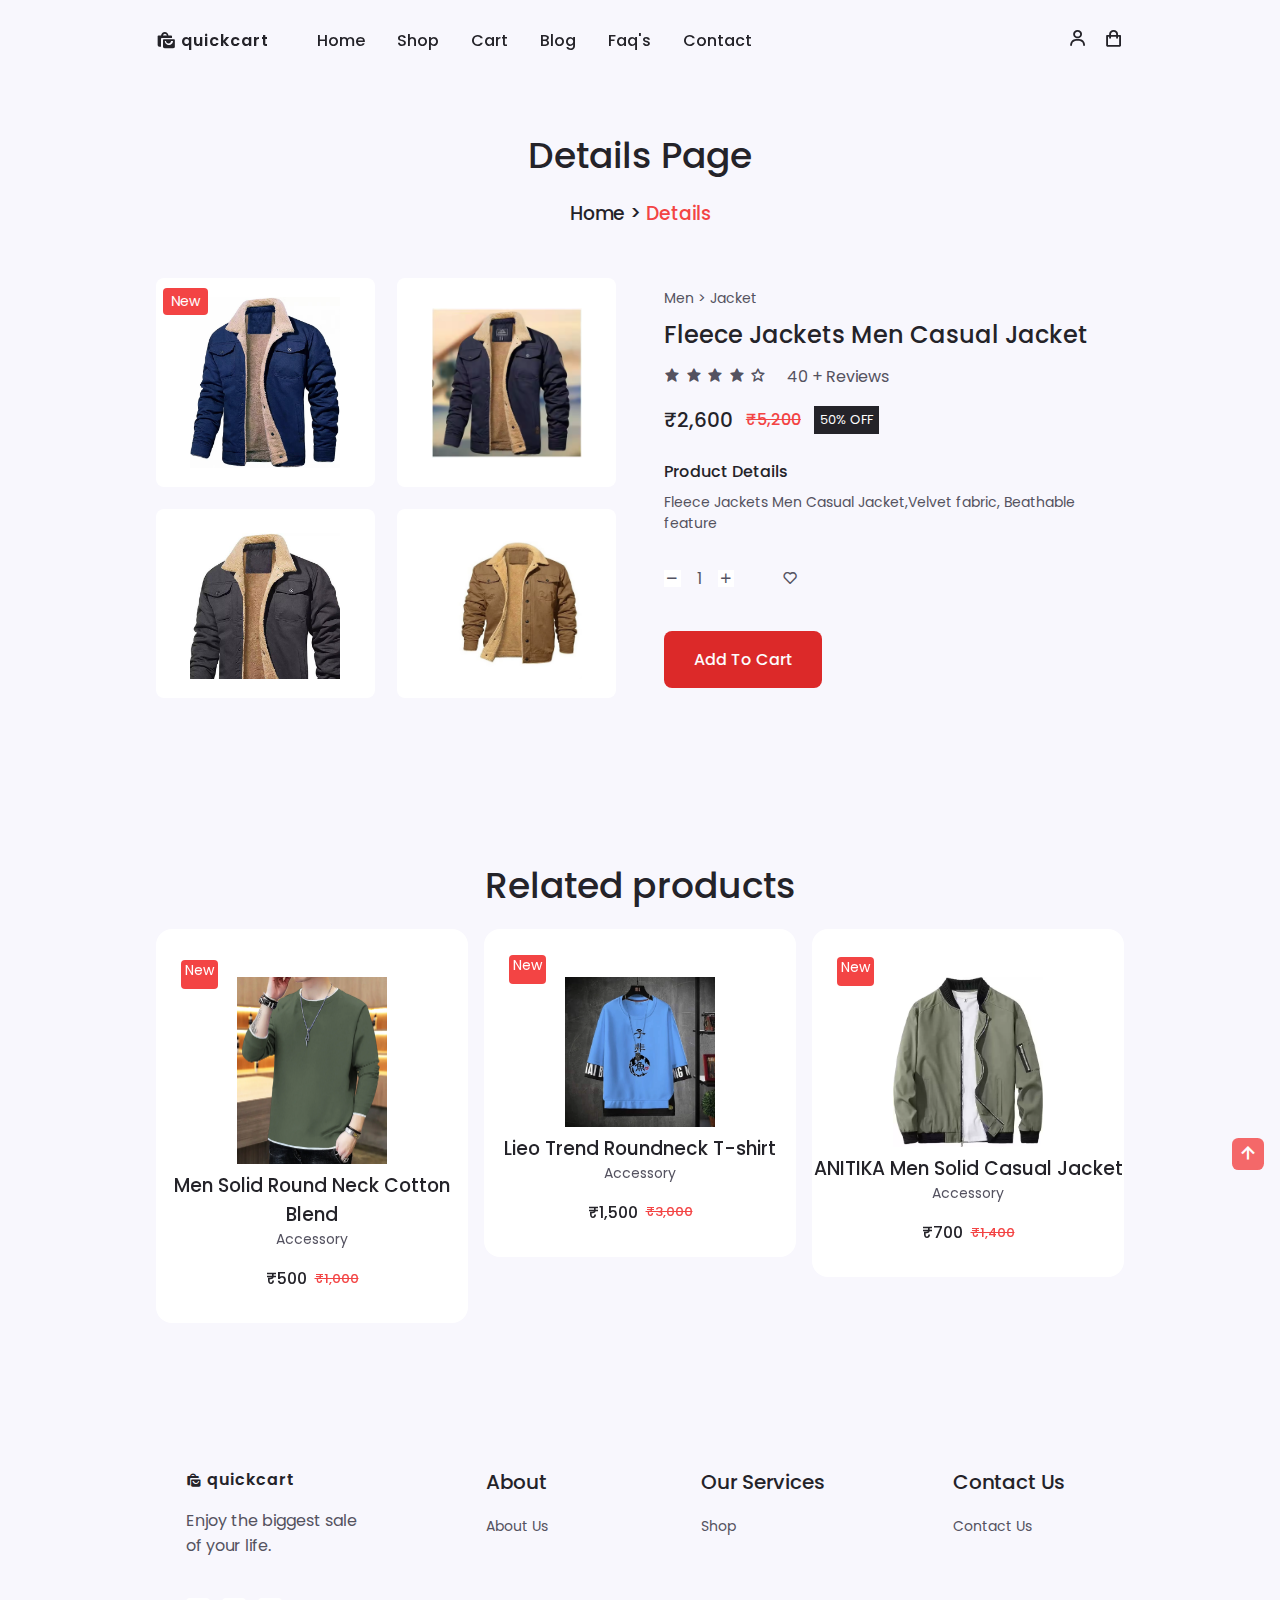
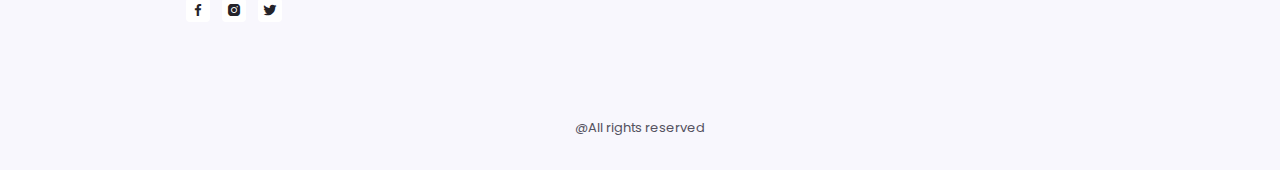
<file: details4.html>
<!DOCTYPE html>
<html lang="en">

<head>
    <meta charset="UTF-8">
    <meta http-equiv="X-UA-Compatible" content="IE=edge">
    <meta name="viewport" content="width=device-width, initial-scale=1.0">

    <!--=============== BOXICONS ===============-->
    <link rel="stylesheet" href="https://unpkg.com/boxicons@2.1.4/css/boxicons.min.css">

    <!--=============== SWIPER CSS ===============-->
    <link rel="stylesheet" href="asset/css/swiper-bundle.min.css">

    <!--=============== CSS ===============-->
    <link rel="stylesheet" href="asset/css/style.css">
    <link rel="stylesheet" href="asset/css/color/color-1.css">


    <title>E-Commerce Website</title>
</head>

<body>
    <!--=============== HEADER ===============-->
    <header class="header" id="header">

        <nav class="nav container">
            <a href="index.html" class="nav_logo">
                <i class="bx bxs-shopping-bags nav_logo-icon"></i> quickCart
            </a>

            <div class="nav_menu" id="nav-menu">
                <ul class="nav_list">
                    <li class="nav_item">
                        <a href="index.html" class="nav_link ">Home</a>
                    </li>

                    <li class="nav_item">
                        <a href="shop.html" class="nav_link ">Shop</a>
                    </li>

                    <li class="nav_item">
                        <a href="cart.html" class="nav_link ">Cart</a>
                    </li>

                    <li class="nav_item">
                        <a href="blog.html" class="nav_link ">Blog</a>
                    </li>

                    <li class="nav_item">
                        <a href="faq.html" class="nav_link ">Faq's</a>
                    </li>

                    <li class="nav_item">
                        <a href="contact.html" class="nav_link ">Contact</a>
                    </li>
                </ul>

                <div class="nav_close" id="nav-close">
                    <i class="bx bx-x"></i>
                </div>
            </div>
            <div class="nav_btns">
                <div class="login_toggle" id="login-button">
                    <i class="bx bx-user"></i>
                </div>

                <div class="nav_shop" id="cart-shop">
                    <i class="bx bx-shopping-bag"></i>
                </div>

                <div class="nav_toggle" id="nav-toggle">
                    <i class="bx bx-grid-alt"></i>
                </div>
            </div>
        </nav>

    </header>

    <!--=============== CART ===============-->
    <div class="cart" id="cart">
        <i class="bx bx-x cart_close" id="cart-close"></i>

        <h2 class="cart_title-center">My Cart</h2>

        <div class="cart_container">
            <article class="cart_card">
                <div class="cart_box">
                    <img src="asset/img/1.webp" alt="" class="cart_img">
                </div>

                <div class="cart_details">
                    <h3 class="cart_title">Conway</h3>
                    <span class="cart_price">₹200</span>

                    <div class="cart_amount">
                        <div class="cart_amount-content">
                            <span class="cart_amount-box">
                                <i class="bx bx-minus"></i>
                            </span>

                            <span class="cart_amount-number">1</span>

                            <span class="cart_amount-box">
                                <i class="bx bx-plus"></i>
                            </span>
                        </div>

                        <i class="bx bx-trash-alt cart_amount-trash"></i>
                    </div>
                </div>
            </article>

            <article class="cart_card">
                <div class="cart_box">
                    <img src="asset/img/2.webp" alt="" class="cart_img">
                </div>

                <div class="cart_details">
                    <h3 class="cart_title">Force Men T-shirt </h3>
                    <span class="cart_price">₹450</span>

                    <div class="cart_amount">
                        <div class="cart_amount-content">
                            <span class="cart_amount-box">
                                <i class="bx bx-minus"></i>
                            </span>

                            <span class="cart_amount-number">1</span>

                            <span class="cart_amount-box">
                                <i class="bx bx-plus"></i>
                            </span>
                        </div>

                        <i class="bx bx-trash-alt cart_amount-trash"></i>
                    </div>
                </div>
            </article>

            <article class="cart_card">
                <div class="cart_box">
                    <img src="asset/img/3.webp" alt="" class="cart_img">
                </div>

                <div class="cart_details">
                    <h3 class="cart_title">EyeBogler Men T-shirt</h3>
                    <span class="cart_price">₹350</span>

                    <div class="cart_amount">
                        <div class="cart_amount-content">
                            <span class="cart_amount-box">
                                <i class="bx bx-minus"></i>
                            </span>

                            <span class="cart_amount-number">1</span>

                            <span class="cart_amount-box">
                                <i class="bx bx-plus"></i>
                            </span>
                        </div>

                        <i class="bx bx-trash-alt cart_amount-trash"></i>
                    </div>
                </div>
            </article>
        </div>

        <div class="cart_prices">
            <span class="cart_prices-item">3 item</span>
            <span class="cart_prices-total">₹1000</span>
        </div>
    </div>

    <!--=============== LOGIN ===============-->
    <div class="login" id="login">
        <i class="bx bx-x login_close" id="login_close"></i>

        <h2 class="login_title-center">Login</h2>

        <form action="" class="login_form grid">
            <div class="login_content">
                <label for="" class="login_label">Email</label>
                <input type="email" class="login_input">
            </div>

            <div class="login_content">
                <label for="" class="login_label">Password</label>
                <input type="password" class="login_input">
            </div>

            <div>
                <a href="#" class="button">Sign in</a>
            </div>

            <div>
                <p class="signup">Not a member? <a href="registration.html">Sign up now</a></p>
            </div>
        </form>

    </div>

    <!--=============== MAIN ===============-->
    <main class="main">
        <!--=============== DETAILS ===============-->
        <section class="details section container">
            <h2 class="breadcrumb_title">Details Page</h2>
            <h3 class="breadcrumb_subtitle">Home > <span>Details</span></h3>
            <br><br>

            <div class="details_container grid">
                <div class="product_images grid">
                    <div class="product_img">
                        <div class="details_img-tag">New</div>
                        <img src="asset/img/details4-1.avif" alt="">
                    </div>
                    <div class="product_img">
                        <img src="asset/img/details4-2.avif" alt="">
                    </div>
                    <div class="product_img">
                        <img src="asset/img/details4-3.jpeg" alt="">
                    </div>
                    <div class="product_img">
                        <img src="asset/img/details4-4.avif" alt="">
                    </div>

                </div>
                <div class="product_info">
                    <p class="details_subtitle">Men > Jacket</p>
                    <h3 class="details_title">Fleece Jackets Men Casual Jacket</h3>

                    <div class="rating">
                        <div class="stars">
                            <i class="bx bxs-star"></i>
                            <i class="bx bxs-star"></i>
                            <i class="bx bxs-star"></i>
                            <i class="bx bxs-star"></i>
                            <i class="bx bx-star"></i>
                        </div>
                        <div class="reviews_count">40 + Reviews</div>
                    </div>
                    <div class="details_prices">
                        <span class="details_price">₹2,600</span>
                        <span class="details_discount">₹5,200</span>
                        <span class="discount_percentage">50% OFF</span>
                    </div>

                    <div class="details_description">
                        <h3 class="description_title">Product Details</h3>
                        <div class="description_details">
                            <p> Fleece Jackets Men Casual Jacket,Velvet fabric, Beathable feature </p>
                        </div>
                    </div>

                    <div class="cart_amount">
                        <div class="cart_amount-content">
                            <span class="cart_amount-box">
                                <i class="bx bx-minus"></i>
                            </span>

                            <span class="cart_amount-number">1</span>

                            <span class="cart_amount-box">
                                <i class="bx bx-plus"></i>
                            </span>
                        </div>

                        <i class="bx bx-heart cart_amount-heart"></i>
                    </div>
                    <a href="#" class="button">Add To Cart</a>
                </div>
            </div>
        </section>

        <!--=============== RELATED PRODUCTS ===============-->
        <section class="related__products section">
            <h2 class="section_title">Related products</h2>

            <div class="new_conatainer container">
                <div class="swiper new-swiper">
                    <div class="swiper-wrapper">

                        <!-- New Content 1 -->
                        <div class="new_content swiper-slide">
                            <div class="new_tag">New</div>
                            <img src="asset/img/8.webp" alt="" class="new_img">
                            <h3 class="new_title">Lieo Trend Roundneck T-shirt</h3>
                            <span class="new_subtitle">Accessory</span>

                            <div class="new_prices">
                                <span class="new_price">₹1,500</span>
                                <span class="new_discount">₹3,000</span>
                            </div>
                            <a href="details1.html" class="button new_button">
                                <i class="bx bx-cart-alt new_icon"></i>
                            </a>
                        </div>

                        <!-- New Content 2 -->
                        <div class="new_content swiper-slide">
                            <div class="new_tag">New</div>
                            <img src="asset/img/9.webp" alt="" class="new_img">
                            <h3 class="new_title">ANITIKA
                                Men Solid Casual Jacket</h3>
                            <span class="new_subtitle">Accessory</span>

                            <div class="new_prices">
                                <span class="new_price">₹700</span>
                                <span class="new_discount">₹1,400</span>
                            </div>
                            <a href="details2.html" class="button new_button">
                                <i class="bx bx-cart-alt new_icon"></i>
                            </a>

                        </div>

                        <!-- New Content 3 -->
                        <div class="new_content swiper-slide">
                            <div class="new_tag">New</div>
                            <img src="asset/img/10.webp" alt="" class="new_img">
                            <h3 class="new_title">Trippr Full Sleeve Men T-shirt</h3>
                            <span class="new_subtitle">Accessory</span>

                            <div class="new_prices">
                                <span class="new_price">₹1,000</span>
                                <span class="new_discount">₹2,000</span>
                            </div>
                            <a href="details3.html" class="button new_button">
                                <i class="bx bx-cart-alt new_icon"></i>
                            </a>
                        </div>

                        <!-- New Content 4 -->
                        <div class="new_content swiper-slide">
                            <div class="new_tag">New</div>
                            <img src="asset/img/11.avif" alt="" class="new_img">
                            <h3 class="new_title">Fleece Jackets Men Casual Jacket</h3>
                            <span class="new_subtitle">Accessory</span>

                            <div class="new_prices">
                                <span class="new_price">₹2,600</span>
                                <span class="new_discount">₹5,200</span>
                            </div>
                            <a href="details4.html" class="button new_button">
                                <i class="bx bx-cart-alt new_icon"></i>
                            </a>
                        </div>

                        <!-- New Content 5 -->
                        <div class="new_content swiper-slide">
                            <div class="new_tag">New</div>
                            <img src="asset/img/12.webp" alt="" class="new_img">
                            <h3 class="new_title">Men Solid Round Neck Cotton Blend</h3>
                            <span class="new_subtitle">Accessory</span>

                            <div class="new_prices">
                                <span class="new_price">₹500</span>
                                <span class="new_discount">₹1,000</span>
                            </div>
                            <a href="details5.html" class="button new_button">
                                <i class="bx bx-cart-alt new_icon"></i>
                            </a>
                        </div>
                    </div>
                </div>
            </div>
        </section>
    </main>

    <!--=============== FOOTER ===============-->
    <footer class="footer section">
        <div class="footer footer_container container grid">
            <!-- footer content 1 -->
            <div class="footer_content">
                <a href="#" class="footer_logo">
                    <i class="bx bxs-shopping-bags footer_logo-icon"></i>quickCart
                </a>

                <p class="footer_description">Enjoy the biggest sale <br> of your life.</p>

                <ul class="footer_social">
                    <a href="#" class="footer_social-link"><i class="bx bxl-facebook"></i></a>
                    <a href="#" class="footer_social-link"><i class="bx bxl-instagram-alt"></i></a>
                    <a href="#" class="footer_social-link"><i class="bx bxl-twitter"></i></a>
                </ul>
            </div>
            <!-- footer content 2 -->
            <div class="footer_content">
                <h3 class="footer_title">About</h3>
                <ul class="footer_links">
                    <li><a href="./about.html" class="footer_link">About Us</a></li>
                </ul>

            </div>

            <!-- footer content 3 -->
            <div class="footer_content">
                <h3 class="footer_title">Our Services</h3>
                <ul class="footer_links">
                    <li><a href="./shop.html" class="footer_link">Shop</a></li>
                </ul>
            </div>

            <!-- footer content 4 -->
            <div class="footer_content">
                <h3 class="footer_title">Contact Us</h3>
                <ul class="footer_links">
                    <li><a href="./contact.html" class="footer_link">Contact Us </a></li>
                </ul>
            </div>
        </div>
        <span class="footer_copy">@All rights reserved</span>
    </footer>

    <!--=============== LIGHTBOX ===============-->
    <div class="lightbox ">
        <div class="lightbox_content">
            <div class="lightbox_close">&times; </div>
            <img src="asset/img/details-1.webp" alt="" class="lightbox_img">
            <div class="lightbox_caption">
                <div class="capton_text">quickCart</div>
                <div class="caption_counter"></div>
            </div>
        </div>

        <div class="lightbox_controls">
            <div class="prev_item" onclick="prevItem()"><i class="bx bx-chevron-left"></i></div>
            <div class="next_item" onclick="nextItem()"><i class="bx bx-chevron-right"></i></div>
        </div>
    </div>
    <!--=============== SCROLL UP ===============-->
    <a href="#" class="scrollup" id="scroll-up">
        <i class="bx bx-up-arrow-alt scrollup_icon"></i>
    </a>

    <!--=============== LIGHTBOX ===============-->
    <script>
        const productItems = document.querySelectorAll(".product_img"),
            totalProductItems = productItems.length,
            lightbox = document.querySelector(".lightbox"),
            lightboxImg = lightbox.querySelector(".lightbox_img"),
            lightboxClose = lightbox.querySelector(".lightbox_closed"),
            lightboxCounter = lightbox.querySelector(".caption_counter");
        let itemIndex = 0;

        for (let i = 0; i < totalProductItems; i++) {
            productItems[i].addEventListener("click", function () {
                itemIndex = i;
                changeItem();
                toggleLightbox();
            })
        }

        function nextItem() {
            if (itemIndex === totalProductItems - 1) {
                itemIndex = 0;
            }
            else {
                itemIndex++
            }
            changeItem()
        }

        function prevItem() {
            if (itemIndex === 0) {

                itemIndex = totalProductItems - 1
            }
            else {
                itemIndex--
            }
            changeItem()
        }

        function toggleLightbox() {
            lightbox.classList.toggle("open")
        }

        function changeItem() {
            imgSrc = productItems[itemIndex].querySelector(".product_img img").getAttribute("src");
            lightboxImg.src = imgSrc;
            lightboxCounter.innerHTML = (itemIndex + 1) + " of " + totalProductItems;
        }
        //   close lighhtbox
        lightbox.addEventListener("click", function () {
            if (event.target === lightboxClose || event.target === lightbox) {
                toggleLightbox()
            }
        })
    </script>
    <!--=============== SWIPER JS ===============-->
    <script src="asset/js/swiper-bundle.min.js"></script>

    <!--=============== JS ===============-->
    <script src="asset/js/main.js"></script>
</body>

</html>
</file>
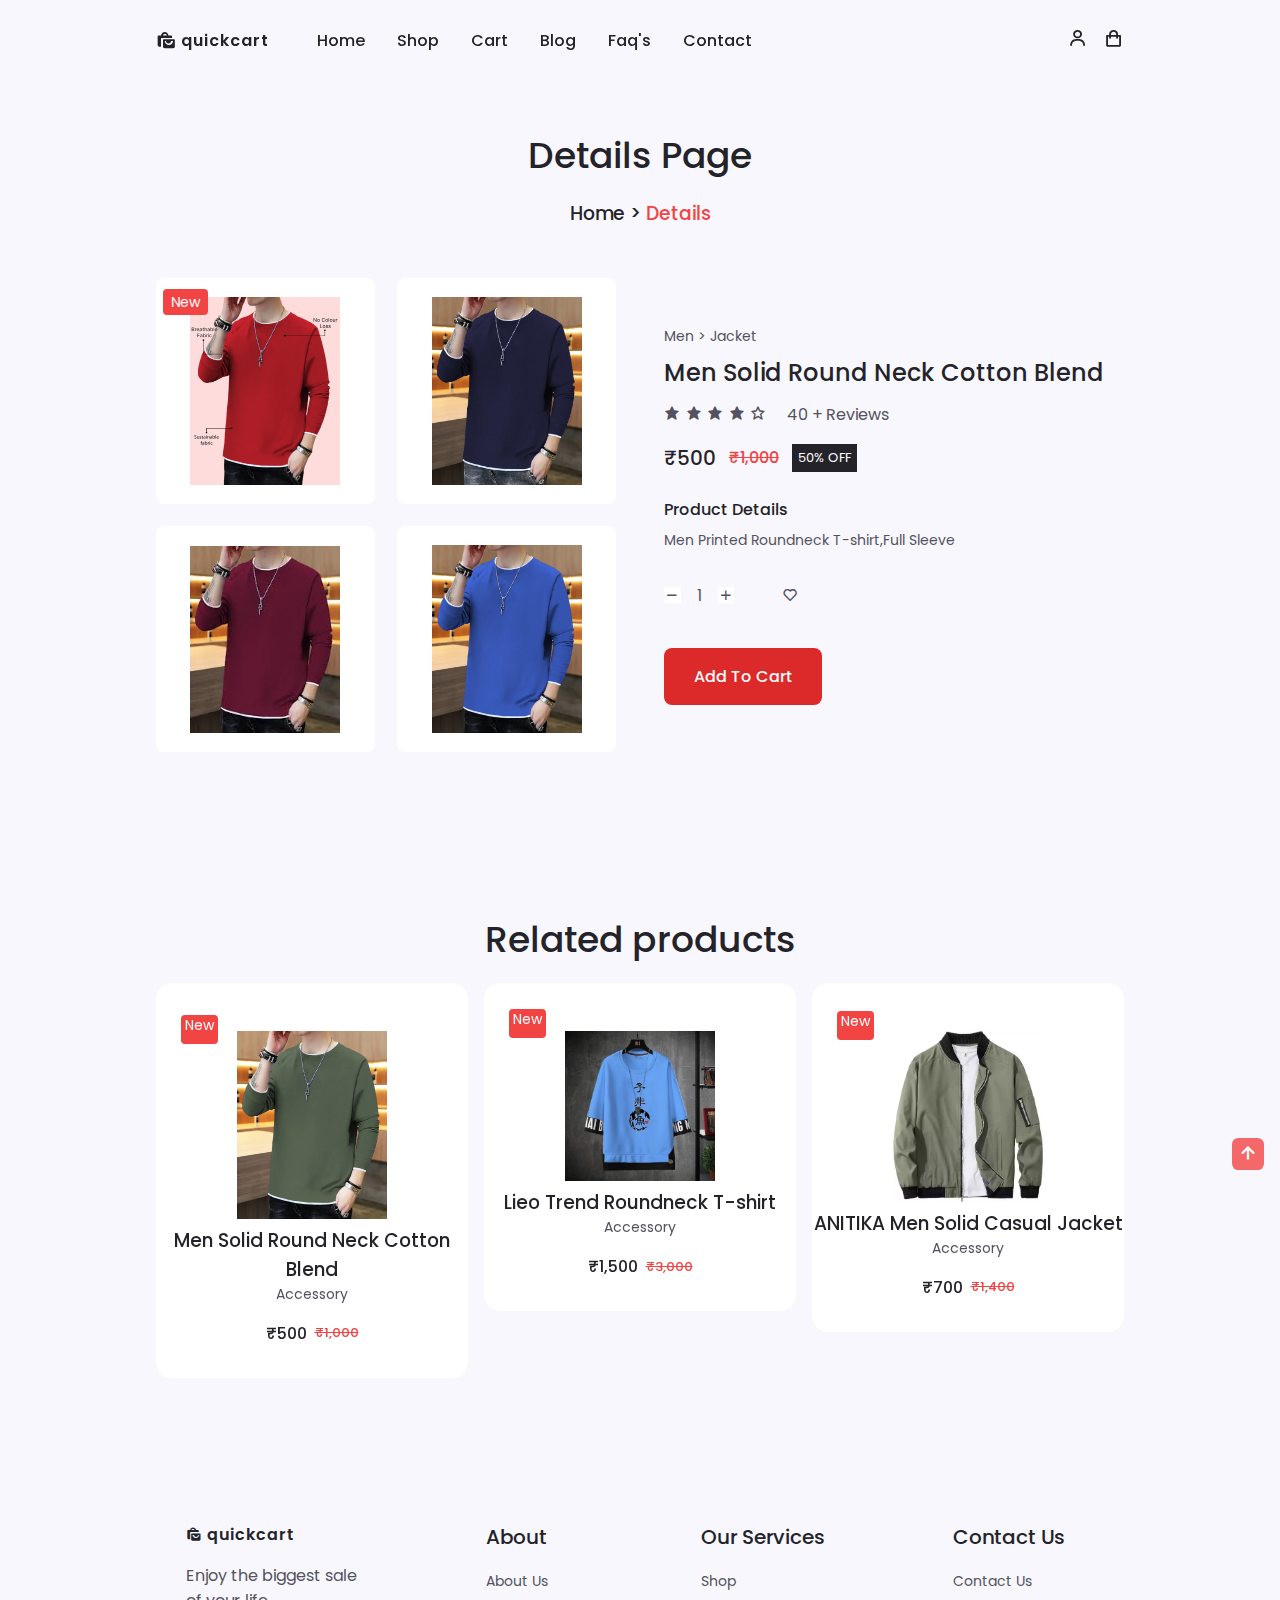
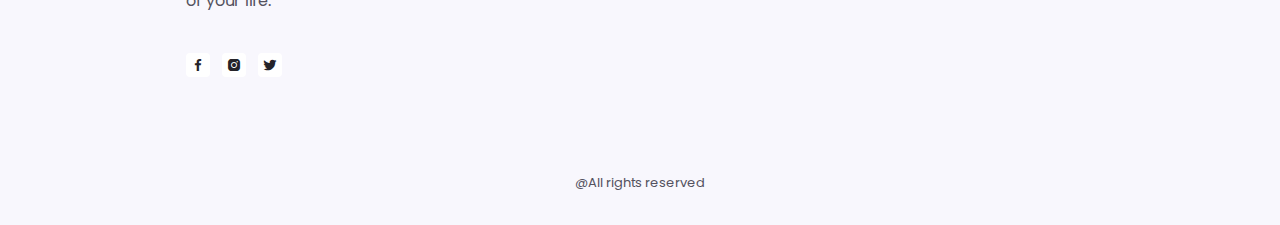
<file: details5.html>
<!DOCTYPE html>
<html lang="en">

<head>
    <meta charset="UTF-8">
    <meta http-equiv="X-UA-Compatible" content="IE=edge">
    <meta name="viewport" content="width=device-width, initial-scale=1.0">

    <!--=============== BOXICONS ===============-->
    <link rel="stylesheet" href="https://unpkg.com/boxicons@2.1.4/css/boxicons.min.css">

    <!--=============== SWIPER CSS ===============-->
    <link rel="stylesheet" href="asset/css/swiper-bundle.min.css">

    <!--=============== CSS ===============-->
    <link rel="stylesheet" href="asset/css/style.css">
    <link rel="stylesheet" href="asset/css/color/color-1.css">


    <title>E-Commerce Website</title>
</head>

<body>
    <!--=============== HEADER ===============-->
    <header class="header" id="header">

        <nav class="nav container">
            <a href="index.html" class="nav_logo">
                <i class="bx bxs-shopping-bags nav_logo-icon"></i> quickCart
            </a>

            <div class="nav_menu" id="nav-menu">
                <ul class="nav_list">
                    <li class="nav_item">
                        <a href="index.html" class="nav_link ">Home</a>
                    </li>

                    <li class="nav_item">
                        <a href="shop.html" class="nav_link ">Shop</a>
                    </li>

                    <li class="nav_item">
                        <a href="cart.html" class="nav_link ">Cart</a>
                    </li>

                    <li class="nav_item">
                        <a href="blog.html" class="nav_link ">Blog</a>
                    </li>

                    <li class="nav_item">
                        <a href="faq.html" class="nav_link ">Faq's</a>
                    </li>

                    <li class="nav_item">
                        <a href="contact.html" class="nav_link ">Contact</a>
                    </li>
                </ul>

                <div class="nav_close" id="nav-close">
                    <i class="bx bx-x"></i>
                </div>
            </div>
            <div class="nav_btns">
                <div class="login_toggle" id="login-button">
                    <i class="bx bx-user"></i>
                </div>

                <div class="nav_shop" id="cart-shop">
                    <i class="bx bx-shopping-bag"></i>
                </div>

                <div class="nav_toggle" id="nav-toggle">
                    <i class="bx bx-grid-alt"></i>
                </div>
            </div>
        </nav>

    </header>

    <!--=============== CART ===============-->
    <div class="cart" id="cart">
        <i class="bx bx-x cart_close" id="cart-close"></i>

        <h2 class="cart_title-center">My Cart</h2>

        <div class="cart_container">
            <article class="cart_card">
                <div class="cart_box">
                    <img src="asset/img/1.webp" alt="" class="cart_img">
                </div>

                <div class="cart_details">
                    <h3 class="cart_title">Conway</h3>
                    <span class="cart_price">₹200</span>

                    <div class="cart_amount">
                        <div class="cart_amount-content">
                            <span class="cart_amount-box">
                                <i class="bx bx-minus"></i>
                            </span>

                            <span class="cart_amount-number">1</span>

                            <span class="cart_amount-box">
                                <i class="bx bx-plus"></i>
                            </span>
                        </div>

                        <i class="bx bx-trash-alt cart_amount-trash"></i>
                    </div>
                </div>
            </article>

            <article class="cart_card">
                <div class="cart_box">
                    <img src="asset/img/2.webp" alt="" class="cart_img">
                </div>

                <div class="cart_details">
                    <h3 class="cart_title">Force Men T-shirt </h3>
                    <span class="cart_price">₹450</span>

                    <div class="cart_amount">
                        <div class="cart_amount-content">
                            <span class="cart_amount-box">
                                <i class="bx bx-minus"></i>
                            </span>

                            <span class="cart_amount-number">1</span>

                            <span class="cart_amount-box">
                                <i class="bx bx-plus"></i>
                            </span>
                        </div>

                        <i class="bx bx-trash-alt cart_amount-trash"></i>
                    </div>
                </div>
            </article>

            <article class="cart_card">
                <div class="cart_box">
                    <img src="asset/img/3.webp" alt="" class="cart_img">
                </div>

                <div class="cart_details">
                    <h3 class="cart_title">EyeBogler Men T-shirt</h3>
                    <span class="cart_price">₹350</span>

                    <div class="cart_amount">
                        <div class="cart_amount-content">
                            <span class="cart_amount-box">
                                <i class="bx bx-minus"></i>
                            </span>

                            <span class="cart_amount-number">1</span>

                            <span class="cart_amount-box">
                                <i class="bx bx-plus"></i>
                            </span>
                        </div>

                        <i class="bx bx-trash-alt cart_amount-trash"></i>
                    </div>
                </div>
            </article>
        </div>

        <div class="cart_prices">
            <span class="cart_prices-item">3 item</span>
            <span class="cart_prices-total">₹1000</span>
        </div>
    </div>

    <!--=============== LOGIN ===============-->
    <div class="login" id="login">
        <i class="bx bx-x login_close" id="login_close"></i>

        <h2 class="login_title-center">Login</h2>

        <form action="" class="login_form grid">
            <div class="login_content">
                <label for="" class="login_label">Email</label>
                <input type="email" class="login_input">
            </div>

            <div class="login_content">
                <label for="" class="login_label">Password</label>
                <input type="password" class="login_input">
            </div>

            <div>
                <a href="#" class="button">Sign in</a>
            </div>

            <div>
                <p class="signup">Not a member? <a href="registration.html">Sign up now</a></p>
            </div>
        </form>

    </div>

    <!--=============== MAIN ===============-->
    <main class="main">
        <!--=============== DETAILS ===============-->
        <section class="details section container">
            <h2 class="breadcrumb_title">Details Page</h2>
            <h3 class="breadcrumb_subtitle">Home > <span>Details</span></h3>
            <br><br>

            <div class="details_container grid">
                <div class="product_images grid">
                    <div class="product_img">
                        <div class="details_img-tag">New</div>
                        <img src="asset/img/details5-1.webp" alt="">
                    </div>
                    <div class="product_img">
                        <img src="asset/img/details5-2.webp" alt="">
                    </div>
                    <div class="product_img">
                        <img src="asset/img/details5-3.jpeg" alt="">
                    </div>
                    <div class="product_img">
                        <img src="asset/img/details5-4.webp" alt="">
                    </div>

                </div>
                <div class="product_info">
                    <p class="details_subtitle">Men > Jacket</p>
                    <h3 class="details_title">Men Solid Round Neck Cotton Blend</h3>

                    <div class="rating">
                        <div class="stars">
                            <i class="bx bxs-star"></i>
                            <i class="bx bxs-star"></i>
                            <i class="bx bxs-star"></i>
                            <i class="bx bxs-star"></i>
                            <i class="bx bx-star"></i>
                        </div>
                        <div class="reviews_count">40 + Reviews</div>
                    </div>
                    <div class="details_prices">
                        <span class="details_price">₹500</span>
                        <span class="details_discount">₹1,000</span>
                        <span class="discount_percentage">50% OFF</span>
                    </div>

                    <div class="details_description">
                        <h3 class="description_title">Product Details</h3>
                        <div class="description_details">
                            <p> Men Printed  Roundneck T-shirt,Full Sleeve </p>
                        </div>
                    </div>

                    <div class="cart_amount">
                        <div class="cart_amount-content">
                            <span class="cart_amount-box">
                                <i class="bx bx-minus"></i>
                            </span>

                            <span class="cart_amount-number">1</span>

                            <span class="cart_amount-box">
                                <i class="bx bx-plus"></i>
                            </span>
                        </div>

                        <i class="bx bx-heart cart_amount-heart"></i>
                    </div>
                    <a href="#" class="button">Add To Cart</a>
                </div>
            </div>
        </section>

        <!--=============== RELATED PRODUCTS ===============-->
        <section class="related__products section">
            <h2 class="section_title">Related products</h2>

            <div class="new_conatainer container">
                <div class="swiper new-swiper">
                    <div class="swiper-wrapper">
                        <!-- New Content 1 -->
                        <div class="new_content swiper-slide">
                            <div class="new_tag">New</div>
                            <img src="asset/img/8.webp" alt="" class="new_img">
                            <h3 class="new_title">Lieo Trend Roundneck T-shirt</h3>
                            <span class="new_subtitle">Accessory</span>
    
                            <div class="new_prices">
                                <span class="new_price">₹1,500</span>
                                <span class="new_discount">₹3,000</span>
                            </div>
                            <a href="details1.html" class="button new_button">
                                <i class="bx bx-cart-alt new_icon"></i>
                            </a>
                        </div>
    
                            <!-- New Content 2 -->
                            <div class="new_content swiper-slide">
                                <div class="new_tag">New</div>
                                <img src="asset/img/9.webp" alt="" class="new_img">
                                <h3 class="new_title">ANITIKA 
                                    Men Solid Casual Jacket</h3>
                                <span class="new_subtitle">Accessory</span>
    
                                <div class="new_prices">
                                    <span class="new_price">₹700</span>
                                    <span class="new_discount">₹1,400</span>
                                </div>
                                <a href="details2.html" class="button new_button">
                                    <i class="bx bx-cart-alt new_icon"></i>
                                </a>
    
                            </div>
    
                            <!-- New Content 3 -->
                            <div class="new_content swiper-slide">
                                <div class="new_tag">New</div>
                                <img src="asset/img/10.webp" alt="" class="new_img">
                                <h3 class="new_title">Trippr Full Sleeve Men T-shirt</h3>
                                <span class="new_subtitle">Accessory</span>
    
                                <div class="new_prices">
                                    <span class="new_price">₹1,000</span>
                                    <span class="new_discount">₹2,000</span>
                                </div>
                                <a href="details3.html" class="button new_button">
                                    <i class="bx bx-cart-alt new_icon"></i>
                                </a>
                            </div>
    
                            <!-- New Content 4 -->
                            <div class="new_content swiper-slide">
                                <div class="new_tag">New</div>
                                <img src="asset/img/11.avif" alt="" class="new_img">
                                <h3 class="new_title">Fleece Jackets Men Casual Jacket</h3>
                                <span class="new_subtitle">Accessory</span>
    
                                <div class="new_prices">
                                    <span class="new_price">₹2,600</span>
                                    <span class="new_discount">₹5,200</span>
                                </div>
                                <a href="details4.html" class="button new_button">
                                    <i class="bx bx-cart-alt new_icon"></i>
                                </a>
                            </div>
    
                            <!-- New Content 5 -->
                            <div class="new_content swiper-slide">
                                <div class="new_tag">New</div>
                                <img src="asset/img/12.webp" alt="" class="new_img">
                                <h3 class="new_title">Men Solid Round Neck Cotton Blend</h3>
                                <span class="new_subtitle">Accessory</span>
    
                                <div class="new_prices">
                                    <span class="new_price">₹500</span>
                                    <span class="new_discount">₹1,000</span>
                                </div>
                                <a href="details5.html" class="button new_button">
                                    <i class="bx bx-cart-alt new_icon"></i>
                                </a>
                            </div>                        
                    </div>
                </div>
            </div>
        </section>
    </main>

    <!--=============== FOOTER ===============-->
    <footer class="footer section">
        <div class="footer footer_container container grid">
            <!-- footer content 1 -->
            <div class="footer_content">
                <a href="#" class="footer_logo">
                    <i class="bx bxs-shopping-bags footer_logo-icon"></i>quickCart
                </a>

                <p class="footer_description">Enjoy the biggest sale <br> of your life.</p>

                <ul class="footer_social">
                    <a href="#" class="footer_social-link"><i class="bx bxl-facebook"></i></a>
                    <a href="#" class="footer_social-link"><i class="bx bxl-instagram-alt"></i></a>
                    <a href="#" class="footer_social-link"><i class="bx bxl-twitter"></i></a>
                </ul>
            </div>
            <!-- footer content 2 -->
            <div class="footer_content">
                <h3 class="footer_title">About</h3>
                <ul class="footer_links">
                    <li><a href="./about.html" class="footer_link">About Us</a></li>                    
                </ul>
                
            </div>

            <!-- footer content 3 -->
            <div class="footer_content">
                <h3 class="footer_title">Our Services</h3>
                <ul class="footer_links">
                    <li><a href="./shop.html" class="footer_link">Shop</a></li>             
                </ul>
            </div>

            <!-- footer content 4 -->
            <div class="footer_content">
                <h3 class="footer_title">Contact Us</h3>
                <ul class="footer_links">                    
                    <li><a href="./contact.html" class="footer_link">Contact Us </a></li>                    
                </ul>
            </div>
        </div>
        <span class="footer_copy">@All rights reserved</span>
    </footer>

    <!--=============== LIGHTBOX ===============-->
    <div class="lightbox ">
        <div class="lightbox_content">
            <div class="lightbox_close">&times; </div>
            <img src="asset/img/details-1.webp" alt="" class="lightbox_img">
            <div class="lightbox_caption">
                <div class="capton_text">quickCart</div>
                <div class="caption_counter"></div>
            </div>
        </div>

        <div class="lightbox_controls">
            <div class="prev_item" onclick="prevItem()"><i class="bx bx-chevron-left"></i></div>
            <div class="next_item" onclick="nextItem()"><i class="bx bx-chevron-right"></i></div>
        </div>
    </div>
    <!--=============== SCROLL UP ===============-->
    <a href="#" class="scrollup" id="scroll-up">
        <i class="bx bx-up-arrow-alt scrollup_icon"></i>
    </a>

    <!--=============== LIGHTBOX ===============-->
    <script>
        const productItems = document.querySelectorAll(".product_img"),
            totalProductItems = productItems.length,
            lightbox = document.querySelector(".lightbox"),
            lightboxImg = lightbox.querySelector(".lightbox_img"),
            lightboxClose = lightbox.querySelector(".lightbox_closed"),
            lightboxCounter = lightbox.querySelector(".caption_counter");
        let itemIndex = 0;

        for (let i = 0; i < totalProductItems; i++) {
            productItems[i].addEventListener("click", function () {
                itemIndex = i;
                changeItem();
                toggleLightbox();
            })
        }

        function nextItem() {
            if (itemIndex === totalProductItems - 1) {
                itemIndex = 0;
            }
            else {
                itemIndex++
            }
            changeItem()
        }

        function prevItem() {
            if (itemIndex === 0) {

                itemIndex = totalProductItems - 1
            }
            else {
                itemIndex--
            }
            changeItem()
        }

        function toggleLightbox() {
            lightbox.classList.toggle("open")
        }

        function changeItem() {
            imgSrc = productItems[itemIndex].querySelector(".product_img img").getAttribute("src");
            lightboxImg.src = imgSrc;
            lightboxCounter.innerHTML = (itemIndex + 1) + " of " + totalProductItems;
        }
        //   close lighhtbox
        lightbox.addEventListener("click", function(){
            if(event.target===lightboxClose || event.target === lightbox){
                toggleLightbox()
            }
        })
    </script>
    <!--=============== SWIPER JS ===============-->
    <script src="asset/js/swiper-bundle.min.js"></script>

    <!--=============== JS ===============-->
    <script src="asset/js/main.js"></script>
</body>

</html>
</file>
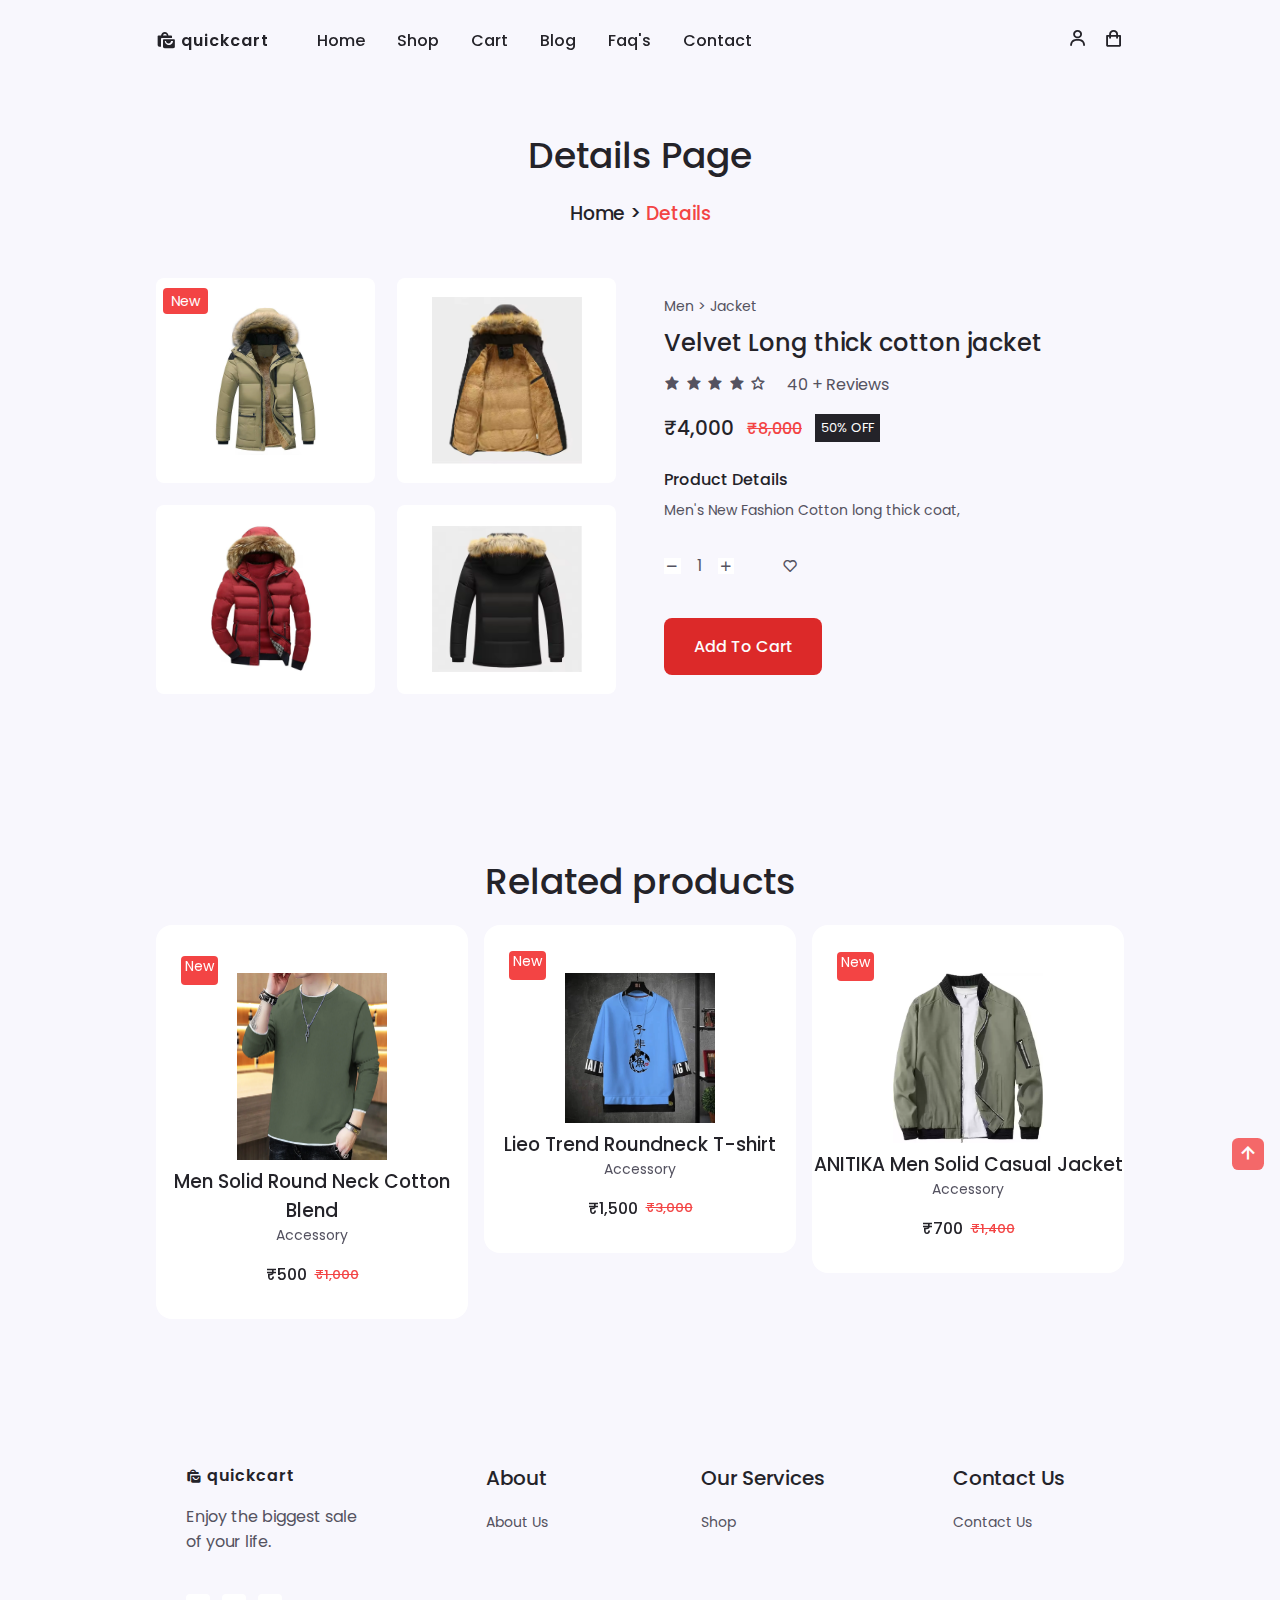
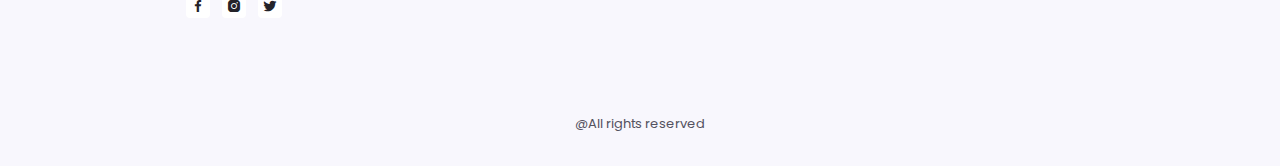
<file: details6.html>
<!DOCTYPE html>
<html lang="en">

<head>
    <meta charset="UTF-8">
    <meta http-equiv="X-UA-Compatible" content="IE=edge">
    <meta name="viewport" content="width=device-width, initial-scale=1.0">

    <!--=============== BOXICONS ===============-->
    <link rel="stylesheet" href="https://unpkg.com/boxicons@2.1.4/css/boxicons.min.css">

    <!--=============== SWIPER CSS ===============-->
    <link rel="stylesheet" href="asset/css/swiper-bundle.min.css">

    <!--=============== CSS ===============-->
    <link rel="stylesheet" href="asset/css/style.css">
    <link rel="stylesheet" href="asset/css/color/color-1.css">


    <title>E-Commerce Website</title>
</head>

<body>
    <!--=============== HEADER ===============-->
    <header class="header" id="header">

        <nav class="nav container">
            <a href="index.html" class="nav_logo">
                <i class="bx bxs-shopping-bags nav_logo-icon"></i> quickCart
            </a>

            <div class="nav_menu" id="nav-menu">
                <ul class="nav_list">
                    <li class="nav_item">
                        <a href="index.html" class="nav_link ">Home</a>
                    </li>

                    <li class="nav_item">
                        <a href="shop.html" class="nav_link ">Shop</a>
                    </li>

                    <li class="nav_item">
                        <a href="cart.html" class="nav_link ">Cart</a>
                    </li>

                    <li class="nav_item">
                        <a href="blog.html" class="nav_link ">Blog</a>
                    </li>

                    <li class="nav_item">
                        <a href="faq.html" class="nav_link ">Faq's</a>
                    </li>

                    <li class="nav_item">
                        <a href="contact.html" class="nav_link ">Contact</a>
                    </li>
                </ul>

                <div class="nav_close" id="nav-close">
                    <i class="bx bx-x"></i>
                </div>
            </div>
            <div class="nav_btns">
                <div class="login_toggle" id="login-button">
                    <i class="bx bx-user"></i>
                </div>

                <div class="nav_shop" id="cart-shop">
                    <i class="bx bx-shopping-bag"></i>
                </div>

                <div class="nav_toggle" id="nav-toggle">
                    <i class="bx bx-grid-alt"></i>
                </div>
            </div>
        </nav>

    </header>

    <!--=============== CART ===============-->
    <div class="cart" id="cart">
        <i class="bx bx-x cart_close" id="cart-close"></i>

        <h2 class="cart_title-center">My Cart</h2>

        <div class="cart_container">
            <article class="cart_card">
                <div class="cart_box">
                    <img src="asset/img/1.webp" alt="" class="cart_img">
                </div>

                <div class="cart_details">
                    <h3 class="cart_title">Conway</h3>
                    <span class="cart_price">₹200</span>

                    <div class="cart_amount">
                        <div class="cart_amount-content">
                            <span class="cart_amount-box">
                                <i class="bx bx-minus"></i>
                            </span>

                            <span class="cart_amount-number">1</span>

                            <span class="cart_amount-box">
                                <i class="bx bx-plus"></i>
                            </span>
                        </div>

                        <i class="bx bx-trash-alt cart_amount-trash"></i>
                    </div>
                </div>
            </article>

            <article class="cart_card">
                <div class="cart_box">
                    <img src="asset/img/2.webp" alt="" class="cart_img">
                </div>

                <div class="cart_details">
                    <h3 class="cart_title">Force Men T-shirt </h3>
                    <span class="cart_price">₹450</span>

                    <div class="cart_amount">
                        <div class="cart_amount-content">
                            <span class="cart_amount-box">
                                <i class="bx bx-minus"></i>
                            </span>

                            <span class="cart_amount-number">1</span>

                            <span class="cart_amount-box">
                                <i class="bx bx-plus"></i>
                            </span>
                        </div>

                        <i class="bx bx-trash-alt cart_amount-trash"></i>
                    </div>
                </div>
            </article>

            <article class="cart_card">
                <div class="cart_box">
                    <img src="asset/img/3.webp" alt="" class="cart_img">
                </div>

                <div class="cart_details">
                    <h3 class="cart_title">EyeBogler Men T-shirt</h3>
                    <span class="cart_price">₹350</span>

                    <div class="cart_amount">
                        <div class="cart_amount-content">
                            <span class="cart_amount-box">
                                <i class="bx bx-minus"></i>
                            </span>

                            <span class="cart_amount-number">1</span>

                            <span class="cart_amount-box">
                                <i class="bx bx-plus"></i>
                            </span>
                        </div>

                        <i class="bx bx-trash-alt cart_amount-trash"></i>
                    </div>
                </div>
            </article>
        </div>

        <div class="cart_prices">
            <span class="cart_prices-item">3 item</span>
            <span class="cart_prices-total">₹1000</span>
        </div>
    </div>

    <!--=============== LOGIN ===============-->
    <div class="login" id="login">
        <i class="bx bx-x login_close" id="login_close"></i>

        <h2 class="login_title-center">Login</h2>

        <form action="" class="login_form grid">
            <div class="login_content">
                <label for="" class="login_label">Email</label>
                <input type="email" class="login_input">
            </div>

            <div class="login_content">
                <label for="" class="login_label">Password</label>
                <input type="password" class="login_input">
            </div>

            <div>
                <a href="#" class="button">Sign in</a>
            </div>

            <div>
                <p class="signup">Not a member? <a href="registration.html">Sign up now</a></p>
            </div>
        </form>

    </div>

    <!--=============== MAIN ===============-->
    <main class="main">
        <!--=============== DETAILS ===============-->
        <section class="details section container">
            <h2 class="breadcrumb_title">Details Page</h2>
            <h3 class="breadcrumb_subtitle">Home > <span>Details</span></h3>
            <br><br>

            <div class="details_container grid">
                <div class="product_images grid">
                    <div class="product_img">
                        <div class="details_img-tag">New</div>
                        <img src="asset/img/details6-1.avif" alt="">
                    </div>
                    <div class="product_img">
                        <img src="asset/img/details6-2.avif" alt="">
                    </div>
                    <div class="product_img">
                        <img src="asset/img/details6-3.avif" alt="">
                    </div>
                    <div class="product_img">
                        <img src="asset/img/details6-4.avif" alt="">
                    </div>

                </div>
                <div class="product_info">
                    <p class="details_subtitle">Men > Jacket</p>
                    <h3 class="details_title">Velvet Long thick cotton jacket</h3>

                    <div class="rating">
                        <div class="stars">
                            <i class="bx bxs-star"></i>
                            <i class="bx bxs-star"></i>
                            <i class="bx bxs-star"></i>
                            <i class="bx bxs-star"></i>
                            <i class="bx bx-star"></i>
                        </div>
                        <div class="reviews_count">40 + Reviews</div>
                    </div>
                    <div class="details_prices">
                        <span class="details_price">₹4,000</span>
                        <span class="details_discount">₹8,000</span>
                        <span class="discount_percentage">50% OFF</span>
                    </div>

                    <div class="details_description">
                        <h3 class="description_title">Product Details</h3>
                        <div class="description_details">
                            <p> Men's New Fashion Cotton long thick coat,</p>
                        </div>
                    </div>

                    <div class="cart_amount">
                        <div class="cart_amount-content">
                            <span class="cart_amount-box">
                                <i class="bx bx-minus"></i>
                            </span>

                            <span class="cart_amount-number">1</span>

                            <span class="cart_amount-box">
                                <i class="bx bx-plus"></i>
                            </span>
                        </div>

                        <i class="bx bx-heart cart_amount-heart"></i>
                    </div>
                    <a href="#" class="button">Add To Cart</a>
                </div>
            </div>
        </section>

        <!--=============== RELATED PRODUCTS ===============-->
        <section class="related__products section">
            <h2 class="section_title">Related products</h2>

            <div class="new_conatainer container">
                <div class="swiper new-swiper">
                    <div class="swiper-wrapper">
                      <!-- New Content 1 -->
                      <div class="new_content swiper-slide">
                        <div class="new_tag">New</div>
                        <img src="asset/img/8.webp" alt="" class="new_img">
                        <h3 class="new_title">Lieo Trend Roundneck T-shirt</h3>
                        <span class="new_subtitle">Accessory</span>

                        <div class="new_prices">
                            <span class="new_price">₹1,500</span>
                            <span class="new_discount">₹3,000</span>
                        </div>
                        <a href="details1.html" class="button new_button">
                            <i class="bx bx-cart-alt new_icon"></i>
                        </a>
                    </div>

                        <!-- New Content 2 -->
                        <div class="new_content swiper-slide">
                            <div class="new_tag">New</div>
                            <img src="asset/img/9.webp" alt="" class="new_img">
                            <h3 class="new_title">ANITIKA 
                                Men Solid Casual Jacket</h3>
                            <span class="new_subtitle">Accessory</span>

                            <div class="new_prices">
                                <span class="new_price">₹700</span>
                                <span class="new_discount">₹1,400</span>
                            </div>
                            <a href="details2.html" class="button new_button">
                                <i class="bx bx-cart-alt new_icon"></i>
                            </a>

                        </div>

                        <!-- New Content 3 -->
                        <div class="new_content swiper-slide">
                            <div class="new_tag">New</div>
                            <img src="asset/img/10.webp" alt="" class="new_img">
                            <h3 class="new_title">Trippr Full Sleeve Men T-shirt</h3>
                            <span class="new_subtitle">Accessory</span>

                            <div class="new_prices">
                                <span class="new_price">₹1,000</span>
                                <span class="new_discount">₹2,000</span>
                            </div>
                            <a href="details3.html" class="button new_button">
                                <i class="bx bx-cart-alt new_icon"></i>
                            </a>
                        </div>

                        <!-- New Content 4 -->
                        <div class="new_content swiper-slide">
                            <div class="new_tag">New</div>
                            <img src="asset/img/11.avif" alt="" class="new_img">
                            <h3 class="new_title">Fleece Jackets Men Casual Jacket</h3>
                            <span class="new_subtitle">Accessory</span>

                            <div class="new_prices">
                                <span class="new_price">₹2,600</span>
                                <span class="new_discount">₹5,200</span>
                            </div>
                            <a href="details4.html" class="button new_button">
                                <i class="bx bx-cart-alt new_icon"></i>
                            </a>
                        </div>

                        <!-- New Content 5 -->
                        <div class="new_content swiper-slide">
                            <div class="new_tag">New</div>
                            <img src="asset/img/12.webp" alt="" class="new_img">
                            <h3 class="new_title">Men Solid Round Neck Cotton Blend</h3>
                            <span class="new_subtitle">Accessory</span>

                            <div class="new_prices">
                                <span class="new_price">₹500</span>
                                <span class="new_discount">₹1,000</span>
                            </div>
                            <a href="details5.html" class="button new_button">
                                <i class="bx bx-cart-alt new_icon"></i>
                            </a>
                        </div> 
                </div>
            </div>
        </section>
    </main>

    <!--=============== FOOTER ===============-->
    <footer class="footer section">
        <div class="footer footer_container container grid">
            <!-- footer content 1 -->
            <div class="footer_content">
                <a href="#" class="footer_logo">
                    <i class="bx bxs-shopping-bags footer_logo-icon"></i>quickCart
                </a>

                <p class="footer_description">Enjoy the biggest sale <br> of your life.</p>

                <ul class="footer_social">
                    <a href="#" class="footer_social-link"><i class="bx bxl-facebook"></i></a>
                    <a href="#" class="footer_social-link"><i class="bx bxl-instagram-alt"></i></a>
                    <a href="#" class="footer_social-link"><i class="bx bxl-twitter"></i></a>
                </ul>
            </div>
            <!-- footer content 2 -->
            <div class="footer_content">
                <h3 class="footer_title">About</h3>
                <ul class="footer_links">
                    <li><a href="./about.html" class="footer_link">About Us</a></li>                    
                </ul>
                
            </div>

            <!-- footer content 3 -->
            <div class="footer_content">
                <h3 class="footer_title">Our Services</h3>
                <ul class="footer_links">
                    <li><a href="./shop.html" class="footer_link">Shop</a></li>             
                </ul>
            </div>

            <!-- footer content 4 -->
            <div class="footer_content">
                <h3 class="footer_title">Contact Us</h3>
                <ul class="footer_links">                    
                    <li><a href="./contact.html" class="footer_link">Contact Us </a></li>                    
                </ul>
            </div>
        </div>
        <span class="footer_copy">@All rights reserved</span>
    </footer>

    <!--=============== LIGHTBOX ===============-->
    <div class="lightbox ">
        <div class="lightbox_content">
            <div class="lightbox_close">&times; </div>
            <img src="asset/img/details-1.webp" alt="" class="lightbox_img">
            <div class="lightbox_caption">
                <div class="capton_text">quickCart</div>
                <div class="caption_counter"></div>
            </div>
        </div>

        <div class="lightbox_controls">
            <div class="prev_item" onclick="prevItem()"><i class="bx bx-chevron-left"></i></div>
            <div class="next_item" onclick="nextItem()"><i class="bx bx-chevron-right"></i></div>
        </div>
    </div>
    <!--=============== SCROLL UP ===============-->
    <a href="#" class="scrollup" id="scroll-up">
        <i class="bx bx-up-arrow-alt scrollup_icon"></i>
    </a>

    <!--=============== LIGHTBOX ===============-->
    <script>
        const productItems = document.querySelectorAll(".product_img"),
            totalProductItems = productItems.length,
            lightbox = document.querySelector(".lightbox"),
            lightboxImg = lightbox.querySelector(".lightbox_img"),
            lightboxClose = lightbox.querySelector(".lightbox_closed"),
            lightboxCounter = lightbox.querySelector(".caption_counter");
        let itemIndex = 0;

        for (let i = 0; i < totalProductItems; i++) {
            productItems[i].addEventListener("click", function () {
                itemIndex = i;
                changeItem();
                toggleLightbox();
            })
        }

        function nextItem() {
            if (itemIndex === totalProductItems - 1) {
                itemIndex = 0;
            }
            else {
                itemIndex++
            }
            changeItem()
        }

        function prevItem() {
            if (itemIndex === 0) {

                itemIndex = totalProductItems - 1
            }
            else {
                itemIndex--
            }
            changeItem()
        }

        function toggleLightbox() {
            lightbox.classList.toggle("open")
        }

        function changeItem() {
            imgSrc = productItems[itemIndex].querySelector(".product_img img").getAttribute("src");
            lightboxImg.src = imgSrc;
            lightboxCounter.innerHTML = (itemIndex + 1) + " of " + totalProductItems;
        }
        //   close lighhtbox
        lightbox.addEventListener("click", function(){
            if(event.target===lightboxClose || event.target === lightbox){
                toggleLightbox()
            }
        })
    </script>
    <!--=============== SWIPER JS ===============-->
    <script src="asset/js/swiper-bundle.min.js"></script>

    <!--=============== JS ===============-->
    <script src="asset/js/main.js"></script>
</body>

</html>
</file>
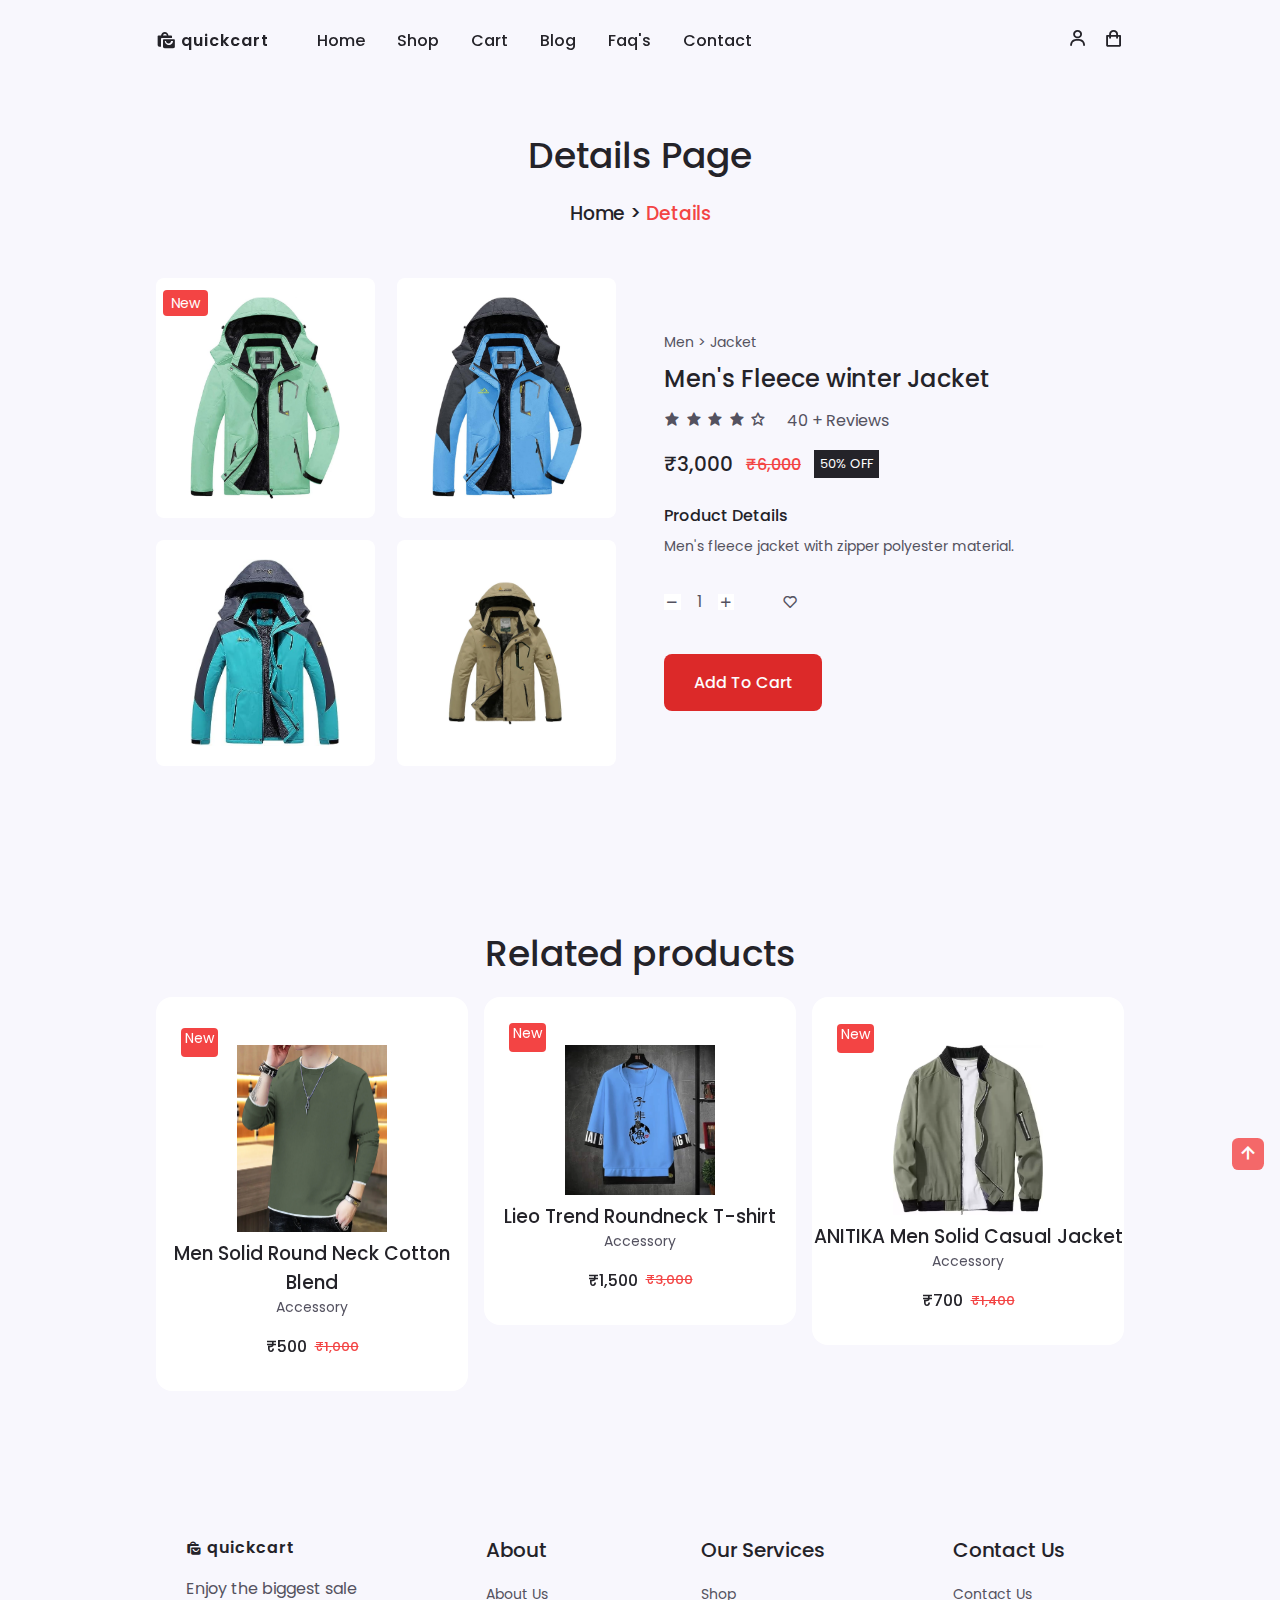
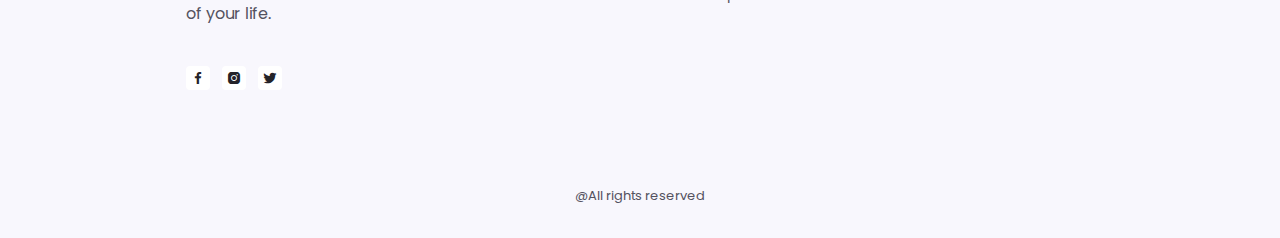
<file: details7.html>
<!DOCTYPE html>
<html lang="en">

<head>
    <meta charset="UTF-8">
    <meta http-equiv="X-UA-Compatible" content="IE=edge">
    <meta name="viewport" content="width=device-width, initial-scale=1.0">

    <!--=============== BOXICONS ===============-->
    <link rel="stylesheet" href="https://unpkg.com/boxicons@2.1.4/css/boxicons.min.css">

    <!--=============== SWIPER CSS ===============-->
    <link rel="stylesheet" href="asset/css/swiper-bundle.min.css">

    <!--=============== CSS ===============-->
    <link rel="stylesheet" href="asset/css/style.css">
    <link rel="stylesheet" href="asset/css/color/color-1.css">


    <title>E-Commerce Website</title>
</head>

<body>
    <!--=============== HEADER ===============-->
    <header class="header" id="header">

        <nav class="nav container">
            <a href="index.html" class="nav_logo">
                <i class="bx bxs-shopping-bags nav_logo-icon"></i> quickCart
            </a>

            <div class="nav_menu" id="nav-menu">
                <ul class="nav_list">
                    <li class="nav_item">
                        <a href="index.html" class="nav_link ">Home</a>
                    </li>

                    <li class="nav_item">
                        <a href="shop.html" class="nav_link ">Shop</a>
                    </li>

                    <li class="nav_item">
                        <a href="cart.html" class="nav_link ">Cart</a>
                    </li>

                    <li class="nav_item">
                        <a href="blog.html" class="nav_link ">Blog</a>
                    </li>

                    <li class="nav_item">
                        <a href="faq.html" class="nav_link ">Faq's</a>
                    </li>

                    <li class="nav_item">
                        <a href="contact.html" class="nav_link ">Contact</a>
                    </li>
                </ul>

                <div class="nav_close" id="nav-close">
                    <i class="bx bx-x"></i>
                </div>
            </div>
            <div class="nav_btns">
                <div class="login_toggle" id="login-button">
                    <i class="bx bx-user"></i>
                </div>

                <div class="nav_shop" id="cart-shop">
                    <i class="bx bx-shopping-bag"></i>
                </div>

                <div class="nav_toggle" id="nav-toggle">
                    <i class="bx bx-grid-alt"></i>
                </div>
            </div>
        </nav>

    </header>

    <!--=============== CART ===============-->
    <div class="cart" id="cart">
        <i class="bx bx-x cart_close" id="cart-close"></i>

        <h2 class="cart_title-center">My Cart</h2>

        <div class="cart_container">
            <article class="cart_card">
                <div class="cart_box">
                    <img src="asset/img/1.webp" alt="" class="cart_img">
                </div>

                <div class="cart_details">
                    <h3 class="cart_title">Conway</h3>
                    <span class="cart_price">₹200</span>

                    <div class="cart_amount">
                        <div class="cart_amount-content">
                            <span class="cart_amount-box">
                                <i class="bx bx-minus"></i>
                            </span>

                            <span class="cart_amount-number">1</span>

                            <span class="cart_amount-box">
                                <i class="bx bx-plus"></i>
                            </span>
                        </div>

                        <i class="bx bx-trash-alt cart_amount-trash"></i>
                    </div>
                </div>
            </article>

            <article class="cart_card">
                <div class="cart_box">
                    <img src="asset/img/2.webp" alt="" class="cart_img">
                </div>

                <div class="cart_details">
                    <h3 class="cart_title">Force Men T-shirt </h3>
                    <span class="cart_price">₹450</span>

                    <div class="cart_amount">
                        <div class="cart_amount-content">
                            <span class="cart_amount-box">
                                <i class="bx bx-minus"></i>
                            </span>

                            <span class="cart_amount-number">1</span>

                            <span class="cart_amount-box">
                                <i class="bx bx-plus"></i>
                            </span>
                        </div>

                        <i class="bx bx-trash-alt cart_amount-trash"></i>
                    </div>
                </div>
            </article>

            <article class="cart_card">
                <div class="cart_box">
                    <img src="asset/img/3.webp" alt="" class="cart_img">
                </div>

                <div class="cart_details">
                    <h3 class="cart_title">EyeBogler Men T-shirt</h3>
                    <span class="cart_price">₹350</span>

                    <div class="cart_amount">
                        <div class="cart_amount-content">
                            <span class="cart_amount-box">
                                <i class="bx bx-minus"></i>
                            </span>

                            <span class="cart_amount-number">1</span>

                            <span class="cart_amount-box">
                                <i class="bx bx-plus"></i>
                            </span>
                        </div>

                        <i class="bx bx-trash-alt cart_amount-trash"></i>
                    </div>
                </div>
            </article>
        </div>

        <div class="cart_prices">
            <span class="cart_prices-item">3 item</span>
            <span class="cart_prices-total">₹1000</span>
        </div>
    </div>

    <!--=============== LOGIN ===============-->
    <div class="login" id="login">
        <i class="bx bx-x login_close" id="login_close"></i>

        <h2 class="login_title-center">Login</h2>

        <form action="" class="login_form grid">
            <div class="login_content">
                <label for="" class="login_label">Email</label>
                <input type="email" class="login_input">
            </div>

            <div class="login_content">
                <label for="" class="login_label">Password</label>
                <input type="password" class="login_input">
            </div>

            <div>
                <a href="#" class="button">Sign in</a>
            </div>

            <div>
                <p class="signup">Not a member? <a href="registration.html">Sign up now</a></p>
            </div>
        </form>

    </div>

    <!--=============== MAIN ===============-->
    <main class="main">
        <!--=============== DETAILS ===============-->
        <section class="details section container">
            <h2 class="breadcrumb_title">Details Page</h2>
            <h3 class="breadcrumb_subtitle">Home > <span>Details</span></h3>
            <br><br>

            <div class="details_container grid">
                <div class="product_images grid">
                    <div class="product_img">
                        <div class="details_img-tag">New</div>
                        <img src="asset/img/details7-1.jpg" alt="">
                    </div>
                    <div class="product_img">
                        <img src="asset/img/details7-2.jpg" alt="">
                    </div>
                    <div class="product_img">
                        <img src="asset/img/details7-3.jpg" alt="">
                    </div>
                    <div class="product_img">
                        <img src="asset/img/details7-4.webp" alt="">
                    </div>

                </div>
                <div class="product_info">
                    <p class="details_subtitle">Men > Jacket</p>
                    <h3 class="details_title">Men's  Fleece winter Jacket</h3>

                    <div class="rating">
                        <div class="stars">
                            <i class="bx bxs-star"></i>
                            <i class="bx bxs-star"></i>
                            <i class="bx bxs-star"></i>
                            <i class="bx bxs-star"></i>
                            <i class="bx bx-star"></i>
                        </div>
                        <div class="reviews_count">40 + Reviews</div>
                    </div>
                    <div class="details_prices">
                        <span class="details_price">₹3,000</span>
                        <span class="details_discount">₹6,000</span>
                        <span class="discount_percentage">50% OFF</span>
                    </div>

                    <div class="details_description">
                        <h3 class="description_title">Product Details</h3>
                        <div class="description_details">
                            <p> Men's fleece jacket with zipper polyester material.</p>
                        </div>
                    </div>

                    <div class="cart_amount">
                        <div class="cart_amount-content">
                            <span class="cart_amount-box">
                                <i class="bx bx-minus"></i>
                            </span>

                            <span class="cart_amount-number">1</span>

                            <span class="cart_amount-box">
                                <i class="bx bx-plus"></i>
                            </span>
                        </div>

                        <i class="bx bx-heart cart_amount-heart"></i>
                    </div>
                    <a href="#" class="button">Add To Cart</a>
                </div>
            </div>
        </section>

        <!--=============== RELATED PRODUCTS ===============-->
        <section class="related__products section">
            <h2 class="section_title">Related products</h2>

            <div class="new_conatainer container">
                <div class="swiper new-swiper">
                    <div class="swiper-wrapper">
                      <!-- New Content 1 -->
                      <div class="new_content swiper-slide">
                        <div class="new_tag">New</div>
                        <img src="asset/img/8.webp" alt="" class="new_img">
                        <h3 class="new_title">Lieo Trend Roundneck T-shirt</h3>
                        <span class="new_subtitle">Accessory</span>

                        <div class="new_prices">
                            <span class="new_price">₹1,500</span>
                            <span class="new_discount">₹3,000</span>
                        </div>
                        <a href="details1.html" class="button new_button">
                            <i class="bx bx-cart-alt new_icon"></i>
                        </a>
                    </div>

                        <!-- New Content 2 -->
                        <div class="new_content swiper-slide">
                            <div class="new_tag">New</div>
                            <img src="asset/img/9.webp" alt="" class="new_img">
                            <h3 class="new_title">ANITIKA 
                                Men Solid Casual Jacket</h3>
                            <span class="new_subtitle">Accessory</span>

                            <div class="new_prices">
                                <span class="new_price">₹700</span>
                                <span class="new_discount">₹1,400</span>
                            </div>
                            <a href="details2.html" class="button new_button">
                                <i class="bx bx-cart-alt new_icon"></i>
                            </a>

                        </div>

                        <!-- New Content 3 -->
                        <div class="new_content swiper-slide">
                            <div class="new_tag">New</div>
                            <img src="asset/img/10.webp" alt="" class="new_img">
                            <h3 class="new_title">Trippr Full Sleeve Men T-shirt</h3>
                            <span class="new_subtitle">Accessory</span>

                            <div class="new_prices">
                                <span class="new_price">₹1,000</span>
                                <span class="new_discount">₹2,000</span>
                            </div>
                            <a href="details3.html" class="button new_button">
                                <i class="bx bx-cart-alt new_icon"></i>
                            </a>
                        </div>

                        <!-- New Content 4 -->
                        <div class="new_content swiper-slide">
                            <div class="new_tag">New</div>
                            <img src="asset/img/11.avif" alt="" class="new_img">
                            <h3 class="new_title">Fleece Jackets Men Casual Jacket</h3>
                            <span class="new_subtitle">Accessory</span>

                            <div class="new_prices">
                                <span class="new_price">₹2,600</span>
                                <span class="new_discount">₹5,200</span>
                            </div>
                            <a href="details4.html" class="button new_button">
                                <i class="bx bx-cart-alt new_icon"></i>
                            </a>
                        </div>

                        <!-- New Content 5 -->
                        <div class="new_content swiper-slide">
                            <div class="new_tag">New</div>
                            <img src="asset/img/12.webp" alt="" class="new_img">
                            <h3 class="new_title">Men Solid Round Neck Cotton Blend</h3>
                            <span class="new_subtitle">Accessory</span>

                            <div class="new_prices">
                                <span class="new_price">₹500</span>
                                <span class="new_discount">₹1,000</span>
                            </div>
                            <a href="details5.html" class="button new_button">
                                <i class="bx bx-cart-alt new_icon"></i>
                            </a>
                        </div> 
                </div>
            </div>
        </section>
    </main>

    <!--=============== FOOTER ===============-->
    <footer class="footer section">
        <div class="footer footer_container container grid">
            <!-- footer content 1 -->
            <div class="footer_content">
                <a href="#" class="footer_logo">
                    <i class="bx bxs-shopping-bags footer_logo-icon"></i>quickCart
                </a>

                <p class="footer_description">Enjoy the biggest sale <br> of your life.</p>

                <ul class="footer_social">
                    <a href="#" class="footer_social-link"><i class="bx bxl-facebook"></i></a>
                    <a href="#" class="footer_social-link"><i class="bx bxl-instagram-alt"></i></a>
                    <a href="#" class="footer_social-link"><i class="bx bxl-twitter"></i></a>
                </ul>
            </div>
            <!-- footer content 2 -->
            <div class="footer_content">
                <h3 class="footer_title">About</h3>
                <ul class="footer_links">
                    <li><a href="./about.html" class="footer_link">About Us</a></li>                    
                </ul>
                
            </div>

            <!-- footer content 3 -->
            <div class="footer_content">
                <h3 class="footer_title">Our Services</h3>
                <ul class="footer_links">
                    <li><a href="./shop.html" class="footer_link">Shop</a></li>             
                </ul>
            </div>

            <!-- footer content 4 -->
            <div class="footer_content">
                <h3 class="footer_title">Contact Us</h3>
                <ul class="footer_links">                    
                    <li><a href="./contact.html" class="footer_link">Contact Us </a></li>                    
                </ul>
            </div>
        </div>
        <span class="footer_copy">@All rights reserved</span>
    </footer>

    <!--=============== LIGHTBOX ===============-->
    <div class="lightbox ">
        <div class="lightbox_content">
            <div class="lightbox_close">&times; </div>
            <img src="asset/img/details-1.webp" alt="" class="lightbox_img">
            <div class="lightbox_caption">
                <div class="capton_text">quickCart</div>
                <div class="caption_counter"></div>
            </div>
        </div>

        <div class="lightbox_controls">
            <div class="prev_item" onclick="prevItem()"><i class="bx bx-chevron-left"></i></div>
            <div class="next_item" onclick="nextItem()"><i class="bx bx-chevron-right"></i></div>
        </div>
    </div>
    <!--=============== SCROLL UP ===============-->
    <a href="#" class="scrollup" id="scroll-up">
        <i class="bx bx-up-arrow-alt scrollup_icon"></i>
    </a>

    <!--=============== LIGHTBOX ===============-->
    <script>
        const productItems = document.querySelectorAll(".product_img"),
            totalProductItems = productItems.length,
            lightbox = document.querySelector(".lightbox"),
            lightboxImg = lightbox.querySelector(".lightbox_img"),
            lightboxClose = lightbox.querySelector(".lightbox_closed"),
            lightboxCounter = lightbox.querySelector(".caption_counter");
        let itemIndex = 0;

        for (let i = 0; i < totalProductItems; i++) {
            productItems[i].addEventListener("click", function () {
                itemIndex = i;
                changeItem();
                toggleLightbox();
            })
        }

        function nextItem() {
            if (itemIndex === totalProductItems - 1) {
                itemIndex = 0;
            }
            else {
                itemIndex++
            }
            changeItem()
        }

        function prevItem() {
            if (itemIndex === 0) {

                itemIndex = totalProductItems - 1
            }
            else {
                itemIndex--
            }
            changeItem()
        }

        function toggleLightbox() {
            lightbox.classList.toggle("open")
        }

        function changeItem() {
            imgSrc = productItems[itemIndex].querySelector(".product_img img").getAttribute("src");
            lightboxImg.src = imgSrc;
            lightboxCounter.innerHTML = (itemIndex + 1) + " of " + totalProductItems;
        }
        //   close lighhtbox
        lightbox.addEventListener("click", function(){
            if(event.target===lightboxClose || event.target === lightbox){
                toggleLightbox()
            }
        })
    </script>
    <!--=============== SWIPER JS ===============-->
    <script src="asset/js/swiper-bundle.min.js"></script>

    <!--=============== JS ===============-->
    <script src="asset/js/main.js"></script>
</body>

</html>
</file>
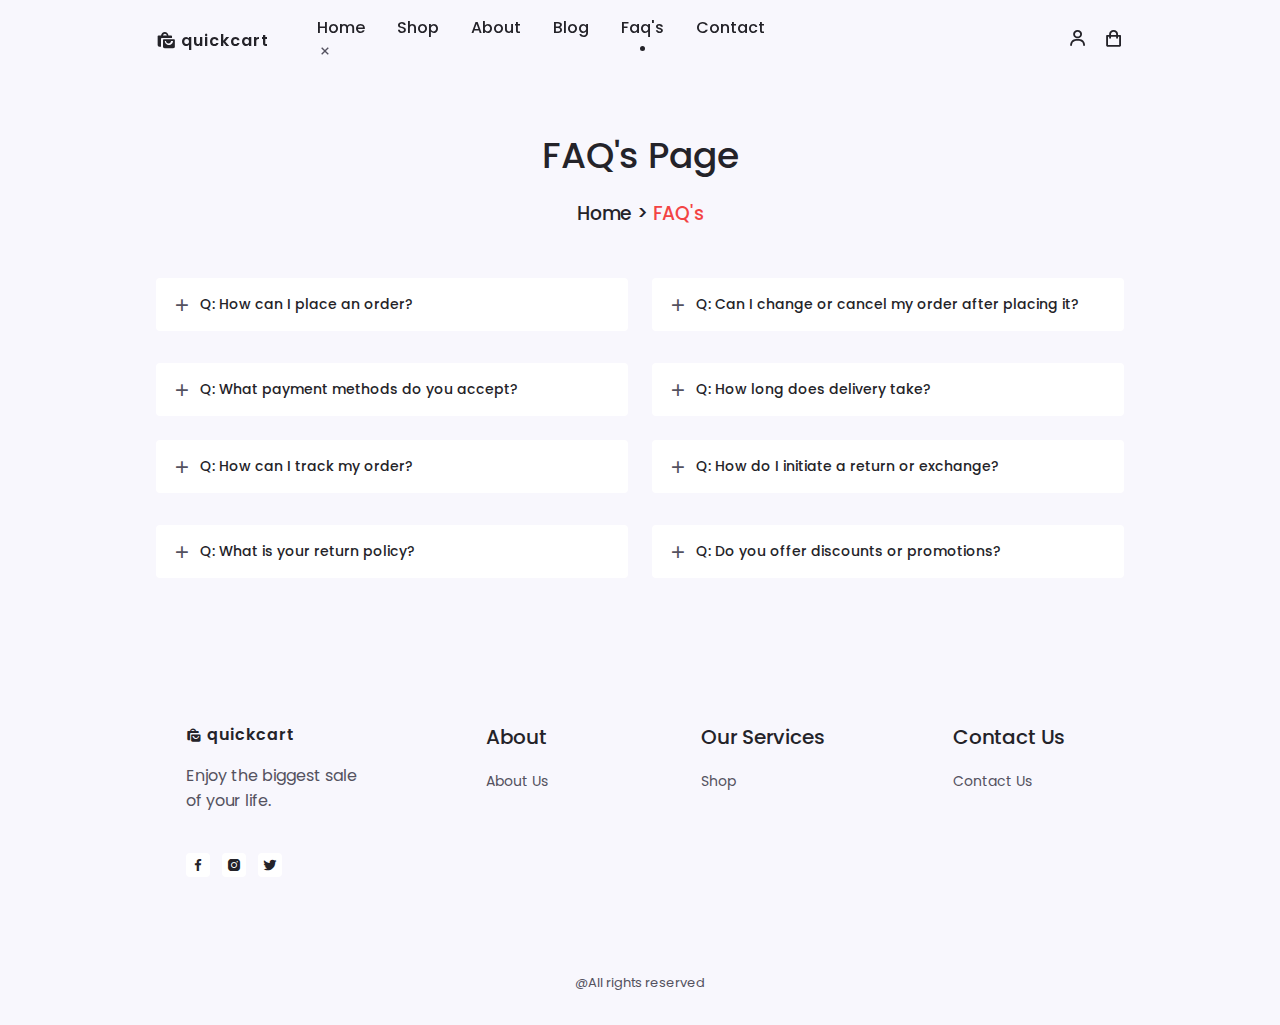
<file: faq.html>
<!DOCTYPE html>
<html lang="en">
<head>
    <meta charset="UTF-8">
    <meta http-equiv="X-UA-Compatible" content="IE=edge">
    <meta name="viewport" content="width=device-width, initial-scale=1.0">

    <!--=============== BOXICONS ===============-->
    <link rel="stylesheet" href="https://unpkg.com/boxicons@2.1.4/css/boxicons.min.css">

    <!--=============== SWIPER CSS ===============-->
    <link rel="stylesheet" href="asset/css/swiper-bundle.min.css">

    <!--=============== CSS ===============-->
    <link rel="stylesheet" href="asset/css/style.css">
    <link rel="stylesheet" href="asset/css/color/color-1.css">


    <title>E-Commerce Website</title>
</head>
<body>
    <!--=============== HEADER ===============-->
    <header class="header" id="header">
        <nav class="nav container">
            <a href="index.html" class="nav_logo">
                 <i class="bx bxs-shopping-bags nav_logo-icon"></i> quickCart
            </a>
            <div class="nav_menu" id="nav-menu">
                <ul class="nav_list">
                    <li class="nav_item">
                        <a href="index.html" class="nav_link">Home</a>
                    </li>
                    <li class="nav_item">
                        <a href="shop.html" class="nav_link ">Shop</a>
                    </li>
                    <li class="nav_item">
                        <a href="about.html" class="nav_link ">About</a>
                    </li>
                    <li class="nav_item">
                        <a href="blog.html" class="nav_link ">Blog</a>
                    </li>
                    <li class="nav_item">
                        <a href="faq.html" class="nav_link   active-link">Faq's</a>
                    </li>
                    <li class="nav_item">
                        <a href="contact.html" class="nav_link ">Contact</a>
                    </li>
                </ul
                <div class="nav_close" id="nav-close">
                    <i class="bx bx-x"></i>
                </div>
            </div>
            <div class="nav_btns">
                <div class="login_toggle" id="login-button">
                    <i class="bx bx-user"></i>
                </div>
                <div class="nav_shop" id="cart-shop">
                    <i class="bx bx-shopping-bag"></i>
                </div>
                <div class="nav_toggle" id="nav-toggle">
                    <i class="bx bx-grid-alt"></i>
                </div>
            </div>
        </nav>
    </header>

    <!--=============== CART ===============-->
    <div class="cart" id="cart">
        <i class="bx bx-x cart_close" id="cart-close"></i>
        <h2 class="cart_title-center">My Cart</h2>
        <div class="cart_container">
            <article class="cart_card">
                <div class="cart_box">
                    <img src="asset/img/1.webp" alt="" class="cart_img">
                </div>
                <div class="cart_details">
                    <h3 class="cart_title">Conway</h3>
                    <span class="cart_price">₹200</span>
                    <div class="cart_amount">
                        <div class="cart_amount-content">
                            <span class="cart_amount-box">
                                <i class="bx bx-minus"></i>
                            </span>
                            <span class="cart_amount-number">1</span>
                            <span class="cart_amount-box">
                                <i class="bx bx-plus"></i>
                            </span>
                        </div>
                        <i class="bx bx-trash-alt cart_amount-trash"></i>
                    </div>
                </div>
            </article>

            <article class="cart_card">
                <div class="cart_box">
                    <img src="asset/img/2.webp" alt="" class="cart_img">
                </div>
                <div class="cart_details">
                    <h3 class="cart_title">Force Men T-shirt </h3>
                    <span class="cart_price">₹450</span>
                    <div class="cart_amount">
                        <div class="cart_amount-content">
                            <span class="cart_amount-box">
                                <i class="bx bx-minus"></i>
                            </span>
                            <span class="cart_amount-number">1</span>
                            <span class="cart_amount-box">
                                <i class="bx bx-plus"></i>
                            </span>
                        </div>
                        <i class="bx bx-trash-alt cart_amount-trash"></i>
                    </div>
                </div>
            </article>

            <article class="cart_card">
                <div class="cart_box">
                    <img src="asset/img/3.webp" alt="" class="cart_img">
                </div>

                <div class="cart_details">
                    <h3 class="cart_title">EyeBogler Men T-shirt</h3>
                    <span class="cart_price">₹350</span>

                    <div class="cart_amount">
                        <div class="cart_amount-content">
                            <span class="cart_amount-box">
                                <i class="bx bx-minus"></i>
                            </span>

                            <span class="cart_amount-number">1</span>

                            <span class="cart_amount-box">
                                <i class="bx bx-plus"></i>
                            </span>
                        </div>

                        <i class="bx bx-trash-alt cart_amount-trash"></i>
                    </div>
                </div>
            </article>
        </div>

        <div class="cart_prices">
            <span class="cart_prices-item">3 item</span>
            <span class="cart_prices-total">₹1000</span>
        </div>
    </div>

    <!--=============== LOGIN ===============-->
    <div class="login" id="login">
        <i class="bx bx-x login_close" id="login_close"></i>
        <h2 class="login_title-center">Login</h2>
        <form action="" class="login_form grid">
            <div class="login_content">
                <label for="" class="login_label">Email</label>
                <input type="email" class="login_input">
            </div>
            <div class="login_content">
                <label for="" class="login_label">Password</label>
                <input type="password" class="login_input">
            </div>
            <div>
                <a href="#" class="button">Sign in</a>
            </div>
            <div>
                <p class="signup">Not a member? <a href="registration.html">Sign up now</a></p>
            </div>
        </form>
    </div>

    <!--=============== MAIN ===============-->
    <main class="main">
        <!--=============== FAQ'S ===============-->        
        <section class="questions section container">
            <h2 class="breadcrumb_title">FAQ's Page</h2>
            <h3 class="breadcrumb_subtitle">Home > <span>FAQ's</span></h3>
            <br><br>
            <div class="questions_container grid">
                <div class="questions_group">
                    <div class="questions_item">
                        <header class="questions_header">
                            <i class="bx bx-plus questions_icon"></i>
                            <h3 class="questions_item-title">Q: How can I place an order?</h3>
                        </header>

                        <div class="questions_content">
                            <p class="questions_description">A: To place an order, browse through our collection, select your desired items, choose the size and quantity, and click "Add to Cart." Once ready, proceed to checkout and complete the payment process.</p>
                        </div>
                    </div>

                    <div class="questions_item">
                        <header class="questions_header">
                            <i class="bx bx-plus questions_icon"></i>
                            <h3 class="questions_item-title">Q: What payment methods do you accept?</h3>
                        </header>

                        <div class="questions_content">
                            <p class="questions_description">A: We accept all major credit and debit cards, PayPal, Apple Pay, Google Pay, and other secure payment options.</p>
                        </div>
                    </div>
                </div>
                <div class="questions_group">
                    <div class="questions_item">
                        <header class="questions_header">
                            <i class="bx bx-plus questions_icon"></i>
                            <h3 class="questions_item-title">Q: Can I change or cancel my order after placing it?</h3>
                        </header>

                        <div class="questions_content">
                            <p class="questions_description">A: Changes or cancellations can be made within 1 hour of placing the order. Please contact our support team immediately.</p>
                        </div>
                    </div>
                    <div class="questions_item">
                        <header class="questions_header">
                            <i class="bx bx-plus questions_icon"></i>
                            <h3 class="questions_item-title">Q: How long does delivery take?</h3>
                        </header>

                        <div class="questions_content">
                            <p class="questions_description">A: Orders are typically processed within 1-2 business days. Delivery times range from 3-7 business days for domestic orders and 7-14 business days for international orders.</p>
                        </div>
                    </div> 
                </div>
                <div class="questions_group">
                    <div class="questions_item">
                        <header class="questions_header">
                            <i class="bx bx-plus questions_icon"></i>
                            <h3 class="questions_item-title">Q: How can I track my order?</h3>
                        </header>

                        <div class="questions_content">
                            <p class="questions_description">A: Once your order is shipped, you'll receive a tracking number via email to monitor its progress.</p>
                        </div>
                    </div>

                    <div class="questions_item">
                        <header class="questions_header">
                            <i class="bx bx-plus questions_icon"></i>
                            <h3 class="questions_item-title">Q: What is your return policy?</h3>
                        </header>

                        <div class="questions_content">
                            <p class="questions_description">A: We accept returns within 30 days of delivery for unworn, unwashed, and undamaged items with the original tags attached.</p>
                        </div>
                    </div>
                </div>
                <div class="questions_group">
                    <div class="questions_item">
                        <header class="questions_header">
                            <i class="bx bx-plus questions_icon"></i>
                            <h3 class="questions_item-title">Q: How do I initiate a return or exchange?</h3>
                        </header>

                        <div class="questions_content">
                            <p class="questions_description">A: To start a return or exchange, visit our Returns Center and follow the instructions. You’ll need your order number and email address.</p>
                        </div>
                    </div>

                    <div class="questions_item">
                        <header class="questions_header">
                            <i class="bx bx-plus questions_icon"></i>
                            <h3 class="questions_item-title">Q: Do you offer discounts or promotions?</h3>
                        </header>

                        <div class="questions_content">
                            <p class="questions_description">A: Yes! Subscribe to our newsletter for exclusive discounts, promotional offers, and updates on new arrivals.</p>
                        </div>
                    </div>
                </div>
            </div>
        </section>
    </main>

    <!--=============== FOOTER ===============-->
    <footer class="footer section">
        <div class="footer footer_container container grid">
            <!-- footer content 1 -->
            <div class="footer_content">
                <a href="#" class="footer_logo">
                    <i class="bx bxs-shopping-bags footer_logo-icon"></i>quickCart
                </a>
                <p class="footer_description">Enjoy the biggest sale <br> of your life.</p>
                <ul class="footer_social">
                    <a href="#" class="footer_social-link"><i class="bx bxl-facebook"></i></a>
                    <a href="#" class="footer_social-link"><i class="bx bxl-instagram-alt"></i></a>
                    <a href="#" class="footer_social-link"><i class="bx bxl-twitter"></i></a>
                </ul>
            </div>
            <!-- footer content 2 -->
            <div class="footer_content">
                <h3 class="footer_title">About</h3>
                <ul class="footer_links">
                    <li><a href="./about.html" class="footer_link">About Us</a></li>                    
                </ul>
            </div>
            <!-- footer content 3 -->
            <div class="footer_content">
                <h3 class="footer_title">Our Services</h3>
                <ul class="footer_links">
                    <li><a href="./shop.html" class="footer_link">Shop</a></li>             
                </ul>
            </div>
            <!-- footer content 4 -->
            <div class="footer_content">
                <h3 class="footer_title">Contact Us</h3>
                <ul class="footer_links">                    
                    <li><a href="./contact.html" class="footer_link">Contact Us </a></li>                    
                </ul>
            </div>
        </div>
        <span class="footer_copy">@All rights reserved</span>
    </footer>

    <!--=============== SCROLL UP ===============-->
    <a href="#" class="scrollup" id="scroll-up">
        <i class="bx bx-up-arrow-alt scrollup_icon"></i>
     </a>

    <!--=============== SWIPER JS ===============-->
    <script src="asset/js/swiper-bundle.min.js"></script>

    <!--=============== JS ===============-->
    <script src="asset/js/main.js"></script>
</body>
</html>
</file>
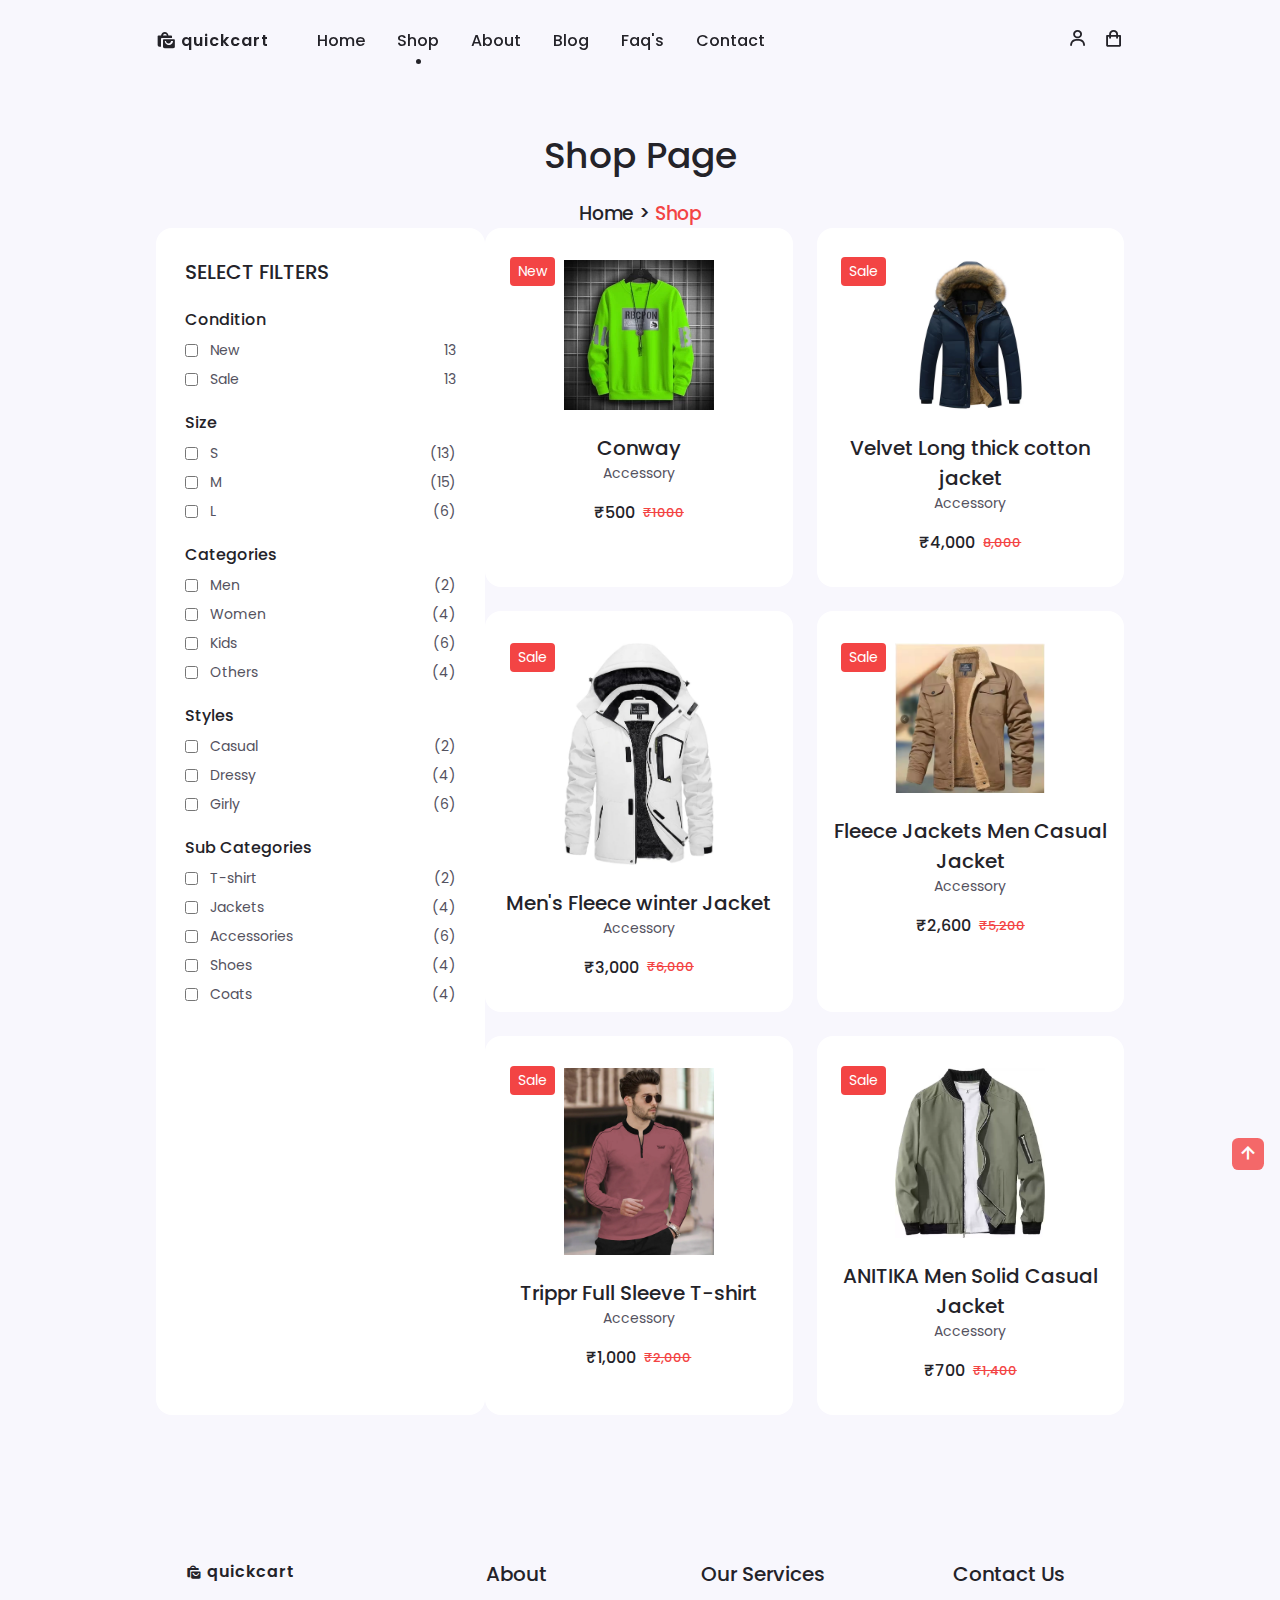
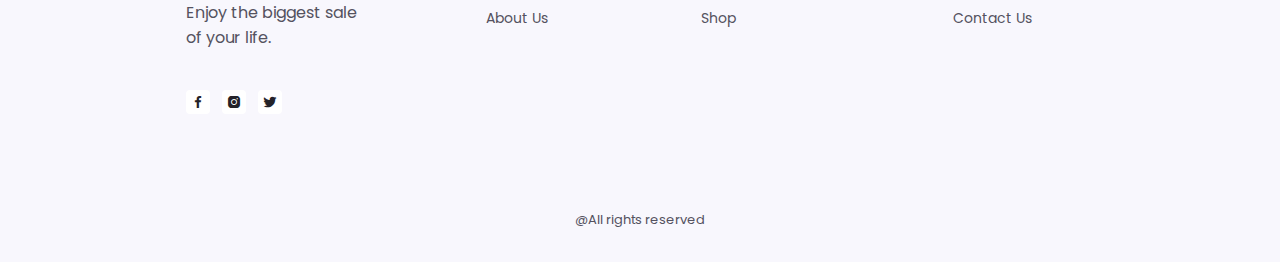
<file: shop.html>
<!DOCTYPE html>
<html lang="en">

<head>
    <meta charset="UTF-8">
    <meta http-equiv="X-UA-Compatible" content="IE=edge">
    <meta name="viewport" content="width=device-width, initial-scale=1.0">

    <!--=============== BOXICONS ===============-->
    <link rel="stylesheet" href="https://unpkg.com/boxicons@2.1.4/css/boxicons.min.css">

    <!--=============== SWIPER CSS ===============-->
    <link rel="stylesheet" href="asset/css/swiper-bundle.min.css">

    <!--=============== CSS ===============-->
    <link rel="stylesheet" href="asset/css/style.css">
    <link rel="stylesheet" href="asset/css/color/color-1.css">

    <title>E-Commerce Website</title>
</head>

<body>
    <!--=============== HEADER ===============-->
    <header class="header" id="header">

        <nav class="nav container">
            <a href="index.html" class="nav_logo">
                <i class="bx bxs-shopping-bags nav_logo-icon"></i> quickCart
            </a>

            <div class="nav_menu" id="nav-menu">
                <ul class="nav_list">
                    <li class="nav_item">
                        <a href="index.html" class="nav_link ">Home</a>
                    </li>

                    <li class="nav_item">
                        <a href="shop.html" class="nav_link active-link ">Shop</a>
                    </li>

                    <li class="nav_item">
                        <a href="about.html" class="nav_link ">About</a>
                    </li>

                    <li class="nav_item">
                        <a href="blog.html" class="nav_link ">Blog</a>
                    </li>

                    <li class="nav_item">
                        <a href="faq.html" class="nav_link ">Faq's</a>
                    </li>

                    <li class="nav_item">
                        <a href="contact.html" class="nav_link ">Contact</a>
                    </li>
                </ul>

                <div class="nav_close" id="nav-close">
                    <i class="bx bx-x"></i>
                </div>
            </div>
            <div class="nav_btns">
                <div class="login_toggle" id="login-button">
                    <i class="bx bx-user"></i>
                </div>

                <div class="nav_shop" id="cart-shop">
                    <i class="bx bx-shopping-bag"></i>
                </div>

                <div class="nav_toggle" id="nav-toggle">
                    <i class="bx bx-grid-alt"></i>
                </div>
            </div>
        </nav>

    </header>

    <!--=============== CART ===============-->
    <div class="cart" id="cart">
        <i class="bx bx-x cart_close" id="cart-close"></i>

        <h2 class="cart_title-center">My Cart</h2>

        <div class="cart_container">
            <article class="cart_card">
                <div class="cart_box">
                    <img src="asset/img/1.webp" alt="" class="cart_img">
                </div>

                <div class="cart_details">
                    <h3 class="cart_title">Conway</h3>
                    <span class="cart_price">₹200</span>

                    <div class="cart_amount">
                        <div class="cart_amount-content">
                            <span class="cart_amount-box">
                                <i class="bx bx-minus"></i>
                            </span>

                            <span class="cart_amount-number">1</span>

                            <span class="cart_amount-box">
                                <i class="bx bx-plus"></i>
                            </span>
                        </div>

                        <i class="bx bx-trash-alt cart_amount-trash"></i>
                    </div>
                </div>
            </article>

            <article class="cart_card">
                <div class="cart_box">
                    <img src="asset/img/2.webp" alt="" class="cart_img">
                </div>

                <div class="cart_details">
                    <h3 class="cart_title">Force Men T-shirt </h3>
                    <span class="cart_price">₹450</span>

                    <div class="cart_amount">
                        <div class="cart_amount-content">
                            <span class="cart_amount-box">
                                <i class="bx bx-minus"></i>
                            </span>

                            <span class="cart_amount-number">1</span>

                            <span class="cart_amount-box">
                                <i class="bx bx-plus"></i>
                            </span>
                        </div>

                        <i class="bx bx-trash-alt cart_amount-trash"></i>
                    </div>
                </div>
            </article>

            <article class="cart_card">
                <div class="cart_box">
                    <img src="asset/img/3.webp" alt="" class="cart_img">
                </div>

                <div class="cart_details">
                    <h3 class="cart_title">EyeBogler Men T-shirt</h3>
                    <span class="cart_price">₹350</span>

                    <div class="cart_amount">
                        <div class="cart_amount-content">
                            <span class="cart_amount-box">
                                <i class="bx bx-minus"></i>
                            </span>

                            <span class="cart_amount-number">1</span>

                            <span class="cart_amount-box">
                                <i class="bx bx-plus"></i>
                            </span>
                        </div>

                        <i class="bx bx-trash-alt cart_amount-trash"></i>
                    </div>
                </div>
            </article>
        </div>

        <div class="cart_prices">
            <span class="cart_prices-item">3 item</span>
            <span class="cart_prices-total">₹1000</span>
        </div>
    </div>

    <!--=============== LOGIN ===============-->
    <div class="login" id="login">
        <i class="bx bx-x login_close" id="login_close"></i>

        <h2 class="login_title-center">Login</h2>

        <form action="" class="login_form grid">
            <div class="login_content">
                <label for="" class="login_label">Email</label>
                <input type="email" class="login_input">
            </div>

            <div class="login_content">
                <label for="" class="login_label">Password</label>
                <input type="password" class="login_input">
            </div>

            <div>
                <a href="#" class="button">Sign in</a>
            </div>

            <div>
                <p class="signup">Not a member? <a href="registration.html">Sign up now</a></p>
            </div>
        </form>

    </div>

    <!--=============== MAIN ===============-->
    <main class="main">
        <!--=============== SHOP ===============-->
        <section class="shop section container">
            <h2 class="breadcrumb_title">Shop Page</h2>
            <h3 class="breadcrumb_subtitle">Home > <span>Shop</span></h3>
            
            <div class="shop_container grid">
                <div class="sidebar">
                    <h3 class="filter_title">Select Filters</h3>
                    <div class="filter_content">
                        <h3 class="filter_subtitle">Condition</h3>

                        <div class="filter">
                            <input type="checkbox" name="" id="">
                            <p>New</p><span>13</span>
                        </div>

                        <div class="filter">
                            <input type="checkbox" name="" id="">
                            <p>Sale</p><span>13</span>
                        </div>
                    </div>

                    <div class="filter_content">
                        <h3 class="filter_subtitle">Size</h3>

                        <div class="filter">
                            <input type="checkbox" name="" id="">
                            <p>S</p><span>(13)</span>
                        </div>

                        <div class="filter">
                            <input type="checkbox" name="" id="">
                            <p>M</p><span>(15)</span>
                        </div>

                        <div class="filter">
                            <input type="checkbox" name="" id="">
                            <p>L</p><span>(6)</span>
                        </div>
                    </div>

                    <div class="filter_content">
                        <h3 class="filter_subtitle">Categories</h3>

                        <div class="filter">
                            <input type="checkbox" name="" id="">
                            <p>Men</p><span>(2)</span>
                        </div>

                        <div class="filter">
                            <input type="checkbox" name="" id="">
                            <p>Women</p><span>(4)</span>
                        </div>

                        <div class="filter">
                            <input type="checkbox" name="" id="">
                            <p>Kids</p><span>(6)</span>
                        </div>

                        <div class="filter">
                            <input type="checkbox" name="" id="">
                            <p>Others</p><span>(4)</span>
                        </div>
                    </div>

                    <div class="filter_content">
                        <h3 class="filter_subtitle">Styles</h3>

                        <div class="filter">
                            <input type="checkbox" name="" id="">
                            <p>Casual</p><span>(2)</span>
                        </div>

                        <div class="filter">
                            <input type="checkbox" name="" id="">
                            <p>Dressy</p><span>(4)</span>
                        </div>

                        <div class="filter">
                            <input type="checkbox" name="" id="">
                            <p>Girly</p><span>(6)</span>
                        </div>
                    </div>

                    <div class="filter_content">
                        <h3 class="filter_subtitle">Sub Categories</h3>

                        <div class="filter">
                            <input type="checkbox" name="" id="">
                            <p>T-shirt</p><span>(2)</span>
                        </div>

                        <div class="filter">
                            <input type="checkbox" name="" id="">
                            <p>Jackets</p><span>(4)</span>
                        </div>

                        <div class="filter">
                            <input type="checkbox" name="" id="">
                            <p>Accessories</p><span>(6)</span>
                        </div>

                        <div class="filter">
                            <input type="checkbox" name="" id="">
                            <p>Shoes</p><span>(4)</span>
                        </div>

                        <div class="filter">
                            <input type="checkbox" name="" id="">
                            <p>Coats</p><span>(4)</span>
                        </div>
                    </div>
                </div>

                <div class="shop_item grid">
                    <div class="shop_content">
                        <div class="shop_tag"> New</div>
                        <img src="asset/img/1.webp"  alt="" class="shop_img">
                        <h3 class="shop_title">Conway</h3>
                        <span class="shop_subtitle">Accessory</span>

                        <div class="shop_prices">
                            <span class="shop_price">₹500</span>
                            <span class="shop_discounts">₹1000</span>
                        </div>

                        <a href="details.html" class="button shop_button">
                            <i class="bx bx-cart-alt shop_icon"></i>
                        </a>
                    </div>

                    <div class="shop_content">
                        <div class="shop_tag"> Sale</div>
                        <img src="asset/img/14.avif"  alt="" class="shop_img">
                        <h3 class="shop_title">Velvet Long thick cotton jacket </h3>
                        <span class="shop_subtitle">Accessory</span>

                        <div class="shop_prices">
                            <span class="shop_price">₹4,000</span>
                            <span class="shop_discounts">8,000</span>
                        </div>

                        <a href="details6.html" class="button shop_button">
                            <i class="bx bx-cart-alt shop_icon"></i>
                        </a>
                    </div>
                    
                    <div class="shop_content">
                        <div class="shop_tag"> Sale</div>
                        <img src="asset/img/15.jpg"  alt="" class="shop_img">
                        <h3 class="shop_title"> Men's Fleece winter Jacket</h3>
                        <span class="shop_subtitle">Accessory</span>

                        <div class="shop_prices">
                            <span class="shop_price">₹3,000</span>
                            <span class="shop_discounts">₹6,000</span>
                        </div>

                        <a href="details7.html" class="button shop_button">
                            <i class="bx bx-cart-alt shop_icon"></i>
                        </a>
                    </div>

                    <div class="shop_content">
                        <div class="shop_tag"> Sale</div>
                        <img src="asset/img/11.avif"  alt="" class="shop_img">
                        <h3 class="shop_title">Fleece Jackets Men Casual Jacket</h3>
                        <span class="shop_subtitle">Accessory</span>

                        <div class="shop_prices">
                            <span class="shop_price">₹2,600</span>
                            <span class="shop_discounts">₹5,200</span>
                        </div>

                        <a href="details4.html" class="button shop_button">
                            <i class="bx bx-cart-alt shop_icon"></i>
                        </a>
                    </div>

                    <div class="shop_content">
                        <div class="shop_tag"> Sale</div>
                        <img src="asset/img/10.webp"  alt="" class="shop_img">
                        <h3 class="shop_title"> Trippr Full Sleeve T-shirt</h3>
                        <span class="shop_subtitle">Accessory</span>

                        <div class="shop_prices">
                            <span class="shop_price">₹1,000</span>
                            <span class="shop_discounts">₹2,000</span>
                        </div>

                        <a href="details3.html" class="button shop_button">
                            <i class="bx bx-cart-alt shop_icon"></i>
                        </a>
                    </div>

                    <div class="shop_content">
                        <div class="shop_tag"> Sale</div>
                        <img src="asset/img/9.webp"  alt="" class="shop_img">
                        <h3 class="shop_title">ANITIKA Men Solid Casual Jacket  </h3>
                        <span class="shop_subtitle">Accessory</span>

                        <div class="shop_prices">
                            <span class="shop_price">₹700</span>
                            <span class="shop_discounts">₹1,400</span>
                        </div>

                        <a href="details2.html" class="button shop_button">
                            <i class="bx bx-cart-alt shop_icon"></i>
                        </a>
                    </div>
                </div>
            </div>
        </section>
    </main>

    <!--=============== FOOTER ===============-->
    <footer class="footer section">
        <div class="footer footer_container container grid">
            <!-- footer content 1 -->
            <div class="footer_content">
                <a href="#" class="footer_logo">
                    <i class="bx bxs-shopping-bags footer_logo-icon"></i>quickCart
                </a>

                <p class="footer_description">Enjoy the biggest sale <br> of your life.</p>

                <ul class="footer_social">
                    <a href="#" class="footer_social-link"><i class="bx bxl-facebook"></i></a>
                    <a href="#" class="footer_social-link"><i class="bx bxl-instagram-alt"></i></a>
                    <a href="#" class="footer_social-link"><i class="bx bxl-twitter"></i></a>
                </ul>
            </div>
            <!-- footer content 2 -->
            <div class="footer_content">
                <h3 class="footer_title">About</h3>
                <ul class="footer_links">
                    <li><a href="./about.html" class="footer_link">About Us</a></li>                    
                </ul>
                
            </div>

            <!-- footer content 3 -->
            <div class="footer_content">
                <h3 class="footer_title">Our Services</h3>
                <ul class="footer_links">
                    <li><a href="./shop.html" class="footer_link">Shop</a></li>             
                </ul>
            </div>

            <!-- footer content 4 -->
            <div class="footer_content">
                <h3 class="footer_title">Contact Us</h3>
                <ul class="footer_links">                    
                    <li><a href="./contact.html" class="footer_link">Contact Us </a></li>                    
                </ul>
            </div>
        </div>
        <span class="footer_copy">@All rights reserved</span>
    </footer>

    <!--=============== SCROLL UP ===============-->
    <a href="#" class="scrollup" id="scroll-up">
        <i class="bx bx-up-arrow-alt scrollup_icon"></i>
    </a>
    <!--=============== STYLE SWITCHER ===============-->

    <!--=============== SWIPER JS ===============-->
    <script src="asset/js/swiper-bundle.min.js"></script>

    <!--=============== JS ===============-->
    <script src="asset/js/main.js"></script>
</body>

</html>
</file>
<file: asset/css/style.css>
@import url('https://fonts.googleapis.com/css2?family=Poppins:wght@400;500;600;900&display=swap');

/* VARIABLE CSS */
:root {
    --header-height: 3.5rem;
    /* Colors */
    --title-color: hsl(250, 8%, 15%);
    --text-color: hsl(250, 8%, 35%);
    --body-color: hsl(250, 60%, 98%);
    --container-color: #fff;
    --shadow: hsla(0, 0%, 15%, -1);
    --scroll-bar-color: hsl(250, 12%, 90%);
    --scroll-thumb-color: hsl(250, 12%, 80%);
    /* font and typography */
    --body-font: 'Poppins', sans-serif;
    --biggest-font-size: 4rem;
    --h1-font-size: 2.25rem;
    --h2-font-size: 1.5rem;
    --h3-font-size: 1.25rem;
    --normal-font-size: 1rem;
    --small-font-size: 0.875rem;
    --smaller-font-size: 0.813rem;
    /* font weight */
    --font-medium: 500;
    --font-bold: 600;
    /* margenes Bottom */
    --mb-0-5: .5rem;
    --mb-0-75: .75rem;
    --mb-1: 1rem;
    --mb-1-5: 1.5rem;
    --mb-2: 2rem;
    --mb-2-5: 2.5rem;
    --mb-3: 3rem;
    /* z index */
    --z-tooltip: 10;
    --z-fixed: 100;
}
/* responsive typography */
@media screen and(max-width:992px) {
    :root {
        --biggest-font-size: 2rem;
        --h1-font-size: 1.5rem;
        --h2-font-size: 1.25rem;
        --h3-font-size: 1rem;
        --normal-font-size: .938rem;
        --small-font-size: .813rem;
        --smaller-font-size: .75rem;
    }
}
/* BASE */
* {
    box-sizing: border-box;
    margin: 0;
    padding: 0;
}
html {
    scroll-behavior: smooth;
}
body,
button,
input {
    font-family: var(--body-font);
    font-size: var(--normal-font-size);
}
body {
    background-color: var(--body-color);
    color: var(--text-color);
}
h1,h2,h3,h4 {
    color: var(--title-color);
    font-weight: var(--font-medium);
}
ul {
    list-style: none;
}
a {
    text-decoration: none;
}
img {
    max-width: 100%;
    height: auto;
}
button {
    cursor: pointer;
}
button,
input {
    border: none;
    outline: none;
}
/* RESUABLE CSS CLASSES */
.section {
    padding: 7rem 0 2rem;
}
.section_title,
.breadcrumb_title {
    font-size: var(--h1-font-size);
    padding: 1rem;
}
.section_title,
.breadcrumb_title,
.breadcrumb_subtitle {
    text-align: center;
}
.breadcrumb_subtitle span {
    color: var(--first-color);
}
/* LAYOUT */
.container {
    max-width: 968px;
    margin-left: auto;
    margin-right: auto;
}
.grid {
    display: grid;
}
/* HEADER SECTION */
.header {
    width: 100%;
    background: transparent;
    position: fixed;
    top: 0;
    left: 0;
    z-index: var(--z-fixed);
}
/* NAV */
.nav {
    height: calc(var(--header-height) + 1.5rem);
    display: flex;
    justify-content: space-between;
    align-items: center;
    column-gap: 3rem;
}
.nav_close,
.login_toggle,
.nav_logo,
.nav_toggle,
.nav_shop {
    color: var(--title-color);
}
.nav_logo {
    text-transform: lowercase;
    font-weight: var(--font-bold);
    letter-spacing: 1px;
    display: inline-flex;
    align-items: center;
    column-gap: .25rem;
}
.nav_logo-icon {
    font-size: 1.25rem;
}
.nav_btns {
    display: flex;
    align-items: center;
    column-gap: 1rem;
    margin-left: auto;
}
.nav_toggle,
.login_toggle,
.nav_shop {
    font-size: 1.25rem;
    cursor: pointer;
}
.nav_list {
    display: flex;
    align-items: center;
    column-gap: 2rem;
}
.nav_link {
    color: var(--title-color);
    font-weight: var(--font-medium);
    font-size: var(--normal-font-size);
    transform: .3s;
}
.nav_link:hover {
    color: var(--first-color);
}
.nav_close {
    font-size: 2rem;
    position: absolute;
    top: .9rem;
    right: 1.25rem;
    cursor: pointer;
}
.nav_close,
.nav_toggle {
    display: none;
}
/* change background header */
.scroll-header {
    background: var(--body-color);
    box-shadow: 0 1px 4px var(--shadow);
}
/* Active Link */
.active-link {
    position: relative;
}
.active-link::before {
    content: '';
    position: absolute;
    bottom: -.75rem;
    left: 45%;
    width: 5px;
    height: 5px;
    background: var(--title-color);
    border-radius: 50%;
}
/* Home Section */
.home_content {
    padding: 9rem 0 2rem;
    grid-template-columns: repeat(2, 1fr);
    column-gap: 3rem;
}
.home_group {
    display: grid;
    position: relative;
    padding-top: 2rem;
}
.home_img {
    height: 420px;
    transform: translateY(-3rem);
    justify-self: center;
}
.home_indicator {
    height: 8px;
    width: 8px;
    background: var(--title-color);
    border-radius: 50%;
    position: absolute;
    bottom: 15%;
    left: 45%;
}
.home_indicator::after {
    content: '';
    position: absolute;
    width: 1px;
    height: 75px;
    background: var(--title-color);
    top: 0;
    right: 45%;
}
.home_details-img {
    position: absolute;
    bottom: 0;
    right: 58%;
}
.home_details-title,
.home_details-subtitle {
    display: block;
    font-size: var(--small-font-size);
    text-align: right;
}
.home_subtitle {
    font-size: var(--h3-font-size);
    text-transform: uppercase;
    margin-bottom: var(--mb-1);
}
.home_title {
    font-size: var(--biggest-font-size);
    font-weight: var(--font-bold);
    line-height: 109%;
    margin-bottom: var(--mb-1-5);
}
.home_description {
    margin-bottom: var(--mb-2-5);
    padding-right: 2rem;
}
.home_buttons {
    display: flex;
    justify-content: space-between;
}
/* Swiper class */
.swiper-pagination {
    position: initial;
    margin-top: var(--mb-2-5);
}
.swiper-pagination-bullet {
    background: var(--title-color);
    width: 5px;
    height: 5px;
    opacity: 1;
}
.swiper-pagination-horizontal.swiper-pagination-bullets .swiper-pagination-bullet {
    margin: 0.5rem;
}
.swiper-pagination-bullet-active {
    width: 1.5rem;
    height: 5px;
    border-radius: .5rem;
}
/* buttons */
.button {
    display: inline-block;
    background: rgb(220, 41, 41);
    color: #fcfcfc;
    padding: 1rem 1.85rem;
    border-radius: .5rem;
    font-weight: var(--font-medium);
    transition: .3s;
}
.button:hover {
    background: var(--first-color-alt);
}
.button_icon {
    font-size: 1.25rem;
}
.button--link {

    color: var(--title-color);
}
.button--flex {
    display: inline-flex;
    align-items: center;
    column-gap: .5rem;
}
/* Discount Section */
.discount_container {
    grid-template-columns: repeat(2, max-content);
    justify-content: center;
    align-items: center;
    column-gap: 7rem;
    background-color: var(--container-color);
    padding: 3rem o;
    border-radius: 3rem;
}
.discount_img {
    width: 200px;
}
.discount_data {
    padding-left: 6rem;
    text-align: center;
}
.discount_title {
    font-size: var(--h2-font-size);
    margin-bottom: var(--mb-2);
}
/* New Arrival Section */
.new_container {
    padding-top: 1rem;
}
.new_img {
    width: 150px;
    margin-top: 1rem;
    transition: .3s;
}
.new_content {
    position: relative;
    background-color: var(--container-color);
    width: 310px;
    padding: 2rem 0;
    border-radius: 1rem;
    text-align: center;
    overflow: hidden;
}
.new_tag {
    position: absolute;
    top: 8%;
    left: 8%;
    background-color: var(--first-color);
    color: #fff;
    font-size: var(--small-font-size);
    padding: 0%.25rem .5rem;
    border-radius: .25rem;
}
.new_subtitle {
    display: block;
    font-size: var(--small-font-size);
    margin-bottom: var(--mb-1);
}
.new_prices {
    display: inline-flex;
    align-items: center;
    column-gap: .5rem;
}
.new_price {
    font-weight: var(--font-medium);
    color: var(--title-color);
}
.new_discount {
    color: var(--first-color);
    font-size: var(--smaller-font-size);
    text-decoration: line-through;
    font-weight: var(--font-medium);
}
.new_button {
    display: inline-flex;
    padding: .5rem;
    border-radius: .25rem .35rem .75rem .25rem;
    position: absolute;
    bottom: 0;
    right: -3rem;
}
.new_icon {
    font-size: 1.25rem;
}
.new_content:hover .new_img {
    transform: translateY(-.5rem);
}
.new_content:hover .new_button {
    right: 0;
}
/* Steps  Section */
.steps_bg {
    background-color: var(--container-color);
    padding: 3.5rem 2.5rem;
    border-radius: 1rem;
}
.steps_container {
    grid-template-columns: repeat(3, 1fr);
    column-gap: 2rem;
    padding-top: 1rem;
}
.steps_card {
    background-color: var(--body-color);
    padding: 2.5rem 3rem 2rem 1.5rem;
    border-radius: 1rem;
}
.steps_card-number {
    display: inline-block;
    background-color: var(--first-color);
    color: #fff;
    padding: .5rem .75rem;
    border-radius: .25rem;
    font-size: var(--h2-font-size);
    margin-bottom: var(--mb-1-5);
    transition: .3s;
}
.steps_card-title {
    font-size: var(--normal-font-size);
    margin-bottom: var(--mb-0-5);
}
.steps_card-description {
    font-size: var(--small-font-size);
}
.steps_card:hover .steps_card-number {
    transform: translateY(-.25rem);
}
/* Newsletter Section */
.newsletter_container {
    display: grid;
    grid-template-columns: .5fr;
    justify-content: center;
}
.newsletter_description {
    padding: 0 3rem;
    text-align: center;
    margin-bottom: var(--mb-1-5);
}
.newsletter_form {
    background-color: var(--container-color);
    padding: 1rem;
    display: flex;
    justify-content: space-between;
    border-radius: .75rem;
}
.newsletter_input {
    width: 70%;
    padding: 0 .5rem;
    background: none;
    color: var(--title-color);
}
.newsletter_input::placeholder {
    color: var(--text-color);
}
/* Shop Page */
.shop_container {
    grid-template-columns: 1.7fr 3.3fr;
    column-gap: 1.8rem1;
}
.sidebar {
    padding: 1.8rem;
    background-color: var(--container-color);
    border-radius: 1rem;
}
.filter_title {
    font-size: var(--h3-font-size);
    text-transform: uppercase;
}
.filter_subtitle {
    margin: 1.25rem 0 var(--mb-0-5);
    font-size: var(--normal-font-size);
}
.filter {
    display: flex;
    align-items: center;
    margin-bottom: var(--mb-0-5);
    color: var(--text-color);
    font-size: var(--small-font-size);
}
.filter p {
    flex: 1;
}
.filter input {
    margin-right: var(--mb-0-75);
    cursor: pointer;
}
.shop_item {
    grid-template-columns: repeat(2, 1fr);
    gap: 1.5rem;
}
.shop_content {
    position: relative;
    background-color: var(--container-color);
    padding: 2rem 0;
    border-radius: 1rem;
    text-align: center;
    overflow: hidden;
}
.shop_img {
    width: 150px;
    margin-bottom: var(--mb-1);
    transition: .3s;
}
.shop_tag {
    position: absolute;
    top: 8%;
    left: 8%;
    background-color: var(--first-color);
    color: #fff;
    font-size: var(--small-font-size);
    padding: .25rem .5rem;
    border-radius: .25rem;
}
.shop_title {
    font-size: var(--h3-font-size);
    font-weight: var(--font-medium);
}
.shop_subtitle {
    display: block;
    font-size: var(--small-font-size);
    margin-bottom: var(--mb-1);
}
.shop_prices {
    display: inline-flex;
    align-items: center;
    column-gap: .5rem;
}
.shop_price {
    font-weight: var(--font-medium);
    color: var(--title-color);
}

.shop_discounts {
    color: var(--first-color);
    font-size: var(--smaller-font-size);
    text-decoration: line-through;
    font-weight: var(--font-medium);
}

.shop_button {
    display: inline-flex;
    padding: .5rem;
    border-radius: .25rem .25rem .75rem .25rem;
    position: absolute;
    bottom: 0;
    right: -3rem;
}

.shop_icon {
    font-size: 1.25rem;
}

.shop_content:hover .shop_img {
    transform: translateY(-.5rem);
}

.shop_content:hover .shop_button {
    right: 0;
}

/* Pagination */
.pagination {
    display: flex;
    align-items: center;
    justify-content: end;
    column-gap: .8rem;
    margin-top: var(--mb-2-5);
    font-size: var(--normal-font-size);
}

.pagination span {
    width: 2.2rem;
    height: 2.2rem;
    line-height: 36px;
    text-align: center;
    border-radius: 50%;
    cursor: pointer;
}

.pagination .current {
    background-color: var(--first-color);
    color: #fff;
}

.pagination_icon {
    font-size: var(--h2-font-size);
}

/* Details Page */
.details_container{
    grid-template-columns: repeat(2, 1fr);
    align-items: center;
    column-gap: 3rem;
}

.product_images{
    grid-template-columns: repeat(2, 1fr);
    gap: 1.4rem;
}

.product_img{
    background-color:var(--container-color);
    padding: 1.2rem 0;
    display: flex;
    justify-content: center;
    align-items: center;
    border-radius: .5rem;
    position: relative;
    cursor: pointer;
}

.details_img-tag{
    position: absolute;
    top: 5%;
    left: 3%;
    background-color:var(--first-color);
    color: #fff;
    font-size: var(--small-font-size);
    padding: .16rem .5rem;
    border-radius: .25rem;
}

.product_img img{
    width: 150px;
}

.details_subtitle{
    font-size: var(--small-font-size);
    color: var(--text-color);
    margin-bottom: var(--mb-0-5);
}

.details_title{
    font-size: var(--h2-font-size);
    font-weight: var(--font-medium);
    margin-bottom: var(--mb-0-75);
}

.rating{
    display: flex;
    align-items: center;
    column-gap: 1.2rem;
    margin-bottom: var(--mb-1);
}

.rating span{
    font-size: var(--small-font-size);
}

.rating i{
    margin-right: .1rem;
}

.details_prices{
    display: inline-flex;
    align-items: center;
    column-gap: .8rem;
    margin-bottom: var(--mb-1-5);
}

.details_price{
    font-weight: var(--font-medium);
    color: var(--title-color);
    font-size: var(--h3-font-size);
}

.details_discount{
    color: var(--first-color);
    text-decoration: line-through;
    font-weight: var(--font-medium);
}

.discount_percentage{
    background-color: var(--title-color);
    padding: .25rem .40rem;
    font-size: var(--smaller-font-size);
    color: #fff;
}

.description_details{
    margin-bottom:var(--mb-2);
    font-size: var(--small-font-size);
}

.description_title{
    font-size: var(--normal-font-size);
    margin-bottom: var(--mb-0-5);
}

.details .cart_amount{
    margin-bottom: var(--mb-2-5);
}

/* About Page */
.about_container{
    grid-template-columns: repeat(2, 1fr);
    column-gap: 7rem;
    
}

.about_img{
    width: 380px;
    justify-self: center;
}

.about_title{
    margin-bottom: var(--mb-1);
    text-align: left;
}

.about_description{
    margin-bottom: var(--mb-2);
}

.about_details{
    display: grid;
    row-gap: 1rem;
}

.about_details-description{
    display: inline-flex;
    column-gap: .5rem;
    font-size: var(--small-font-size);
}

.about_details-icon{
    font-size:1rem;
    color: var(--first-color);
    margin-top: .15rem;
}
/* Blog page */
.blog_container {
    row-gap: 1.8rem;
}

.blog_post {
    grid-template-columns: .8fr 1.2fr;
    column-gap: 2rem;
    align-items: center;
    background-color: var(--container-color);
    border-radius: 1.2rem;
    padding: 1.4rem;
}

.blog_img {
    border-radius: .8rem;
}

.blog_details {
    font-size: var(--small-font-size);
    text-align: justify;
    margin-bottom: var(--mb-1);
}

.blog_title {
    font-size: var(--h3-font-size);
    font-weight: var(--font-medium);
    margin-bottom: var(--mb-0-5);
}

.blog_date {
    font-size: var(--smaller-font-size);
    color: var(--text-color);
    margin-bottom: var(--mb-0-75);
}

.read_more {
    text-align: right;
}

/* FAQ Page */
.questions_container {
    grid-template-columns: repeat(2, 1fr);
    gap: 1.5rem;
    align-items: flex-start;
}

.questions_group {
    display: grid;
    row-gap: 2rem;
}

.questions_item {
    background-color: var(--container-color);
    border-radius: .25rem;
}

.questions_item-title {
    font-size: var(--small-font-size);
    font-weight: var(--font-medium);
}

.questions_icon {
    font-size: 1.25rem;
    column-rule: var(--title-color);
}

.questions_description {
    font-size: var(--smaller-font-size);
    padding: 0 3.5rem 2.25rem 2.75rem;
}

.questions_header {
    display: flex;
    align-items: center;
    column-gap: .5rem;
    padding: 1rem;
    cursor: pointer;
}

.questions_content {
    overflow: hidden;
    height: 0;
}

.questions_item,
.questioms_header,
.questions_item-title,
.questions_icon,
.questions_description,
.questions_content {
    transition: .3s;
}

/* Rotate icon, change color of titles and  background */
.accordion-open .questions_header,
.accordion-open .questions_content {
    background-color: var(--first-color);
}

.accordion-open .questions_item-title,
.accordion-open .questions_description,
.accordion-open .questions_icon {
    color: #fff;
}

.accordion-open .questions_icon {
    transform: rotate(45deg);
}

/* Contact Page */
.contact_container {
    grid-template-columns: .9fr 1.1fr;
    column-gap: 1.5rem;
}

.contact_information {
    display: flex;
    align-items: center;
    margin-bottom: var(--mb-2);
}

.contact_icon {
    font-size: 2rem;
    color: var(--first-color);
    margin-right: var(--mb-0-75);
}

.contact_title {
    font-size: var(--h3-font-size);
    color: var(--text-color);
}


.contact_subtitle {
    font-size: var(--small-font-size);
    color: var(--text-color);
}

.contact_form {
    row-gap: 1.5rem;
}


.contact_content {
    background-color: var(--container-color);
    border-radius: .5rem;
    padding: .75rem 1rem .25rem;
}

.contact_label {
    font-size: var(--smaller-font-size);
    color: var(--title-color);
}

.contact_inputs{
    grid-template-columns: repeat(2, 1fr);
    column-gap:1.5rem;
}

.contact_input{
    width: 100%;
    background-color: var(--container-color);
    color: var(--text-color);
    font-size: var(--normal-font-size);
    border: none;
    outline: none;
    padding: .25rem .5rem .5rem 0;
}


/*  Footer */
.footer {
    position: relative;
    overflow: hidden;
}

.footer_container {
    grid-template-columns: repeat(4, 1fr);
    justify-items: center;
    column-gap: 1rem;
}

.footer_logo {
    color: var(--title-color);
    text-transform: lowercase;
    font-weight: var(--font-bold);
    letter-spacing: 1px;
    display: inline-flex;
    align-items: center;
    column-gap: .25rem;
    margin-bottom: var(--mb-1);
}

.footer_logo-icon {
    font-size: 1rem;
}

.footer_description {
    margin-bottom: var(--mb-2-5);
}

.footer_social {
    display: flex;
    column-gap: .75rem;
}

.footer_social-link {
    display: inline-flex;
    background: var(--container-color);
    padding: .25rem;
    border-radius: .25rem;
    color: var(--title-color);
    font-size: 1rem;
}


.footer_social-link:hover {
    background: var(--first-color);
    color: #fff;
}

.footer_title {
    font-size: var(--h3-font-size);
    margin-bottom: var(--mb-1);
}

.footer_links {
    display: grid;
    row-gap: .35rem;
}

.footer_link {
    font-size: var(--small-font-size);
    color: var(--text-color);
    transition: .3s;
}

.footer_link:hover {
    color: var(--title-color);
}

.footer_copy {
    display: block;
    text-align: center;
    font-size: var(--smaller-font-size);
    margin-top: 6rem;

}

/* Scroll UP */

.scrollup {
    position: fixed;
    right: 1rem;
    bottom: -30%;
    background: var(--first-color);
    display: inline-flex;
    border-radius: .4rem;
    padding: .25rem;
    z-index: var(--z-tooltip);
    opacity: .8;
    transition: .4s;
}

.scrollup:hover {
    opacity: 1;
}

.scrollup_icon {
    font-size: 1.5rem;
    color: #fff;
}

/* show scroll up */
.show-scroll {
    bottom: 3rem;
}

/* scroll bar */
::-webkit-scrollbar {
    width: .60rem;
    background: var(--scroll-bar-color);
}

::-webkit-scrollbar-thumb {
    background: var(--scroll-thumb-color);
    border-radius: 1.5rem;
}


/* Login */
.login {
    position: fixed;
    background-color: var(--body-color);
    z-index: var(--z-fixed);
    width: 420px;
    box-shadow: -2px 0 4px;
    height: 100%;
    top: 0;
    right: -100%;
    padding: 3.5rem 2rem;
    transition: .4s;
}

.login_title-center {
    font-size: var(--h2-font-size);
    text-align: center;
    margin-bottom: var(--mb-3);
}


.login_close {
    font-size: 2rem;
    color: var(--title-color);
    position: absolute;
    top: 1.25rem;
    right: .9rem;
    cursor: pointer;
}

.login_form {
    row-gap: 1.5rem;
}


.login_content {
    background: var(--container-color);
    border-radius: .5rem;
    padding: .75rem 1rem .25rem;
}

.login_label {
    font-size: var(--small-font-size);
    color: var(--title-color);
}


.login_input {
    width: 100%;
    background: var(--container-color);
    color: var(--text-color);
    font-size: var(--normal-font-size);
    padding: .25rem .5rem .5rem 0;
}

.signup {
    color: var(--title-color);
    font-size: var(--small-font-size);
    font-weight: var(--font-medium);
}

.signup a {
    color: var(--first-color);
}

/* show login */
.show-login {
    right: 0;
}

/* Cart */
.cart {
    position: fixed;
    background-color: var(--body-color);
    z-index: var(--z-fixed);
    width: 420px;
    box-shadow: -2px 0 4px;
    height: 100%;
    top: 0;
    right: -100%;
    padding: 3.5rem 2rem;
    transition: .4s;
}
.cart_title-center {
    font-size: var(--h2-font-size);
    text-align: center;
    margin-bottom: var(--mb-3);
}
.cart_close {
    font-size: 2rem;
    color: var(--title-color);
    position: absolute;
    top: 1.25rem;
    right: .9rem;
    cursor: pointer;
}
.cart_conatiner {
    display: grid;
    row-gap: 1.5rem;
}
.cart_card {
    display: flex;
    align-items: center;
    column-gap: 1rem;
}
.cart_box {
    background-color: var(--container-color);
    padding: .75rem 1.25rem;
    display: flex;
    align-items: center;
}
.cart_img {
    width: 85px;
}
.cart_title {
    font-size: var(--normal-font-size);
    margin-bottom: var(--mb-0-5);
}
.cart_price {
    display: block;
    color: var(--first-color);
    margin-bottom: var(--mb-1-5);
}
.cart_amount,
.cart_amount-content {
    display: flex;
    align-items: center;
}
.cart_amount {
    column-gap: 3rem;
}
.cart_amount-content {
    column-gap: 1rem;
}
.cart_amount-box {
    display: inline-flex;
    padding: .25px;
    background: var(--container-color);
    cursor: pointer;
}
.cart_amount-trash {
    font-size: 1.15rem;
    color: var(--first-color);
    cursor: pointer;
}
.cart_prices {
    margin-top: 6rem;
    display: flex;
    align-items: center;
    justify-content: space-between;
}
.cart_prices-item,
.cart_prices-total {
    color: var(--title-color);
}
.cart_prices-total {
    font-family: var(--h3-font-size);
    font-weight: var(--font-medium);
}
/* show cart */
.show-cart {
    right: 0;
}
/* Lightbox */
.lightbox{
    position: fixed;
    left: 0;
    top: 0;
    width: 100%;
    height: 100%;
    background-color:rgba(0, 0, 0, .6 );
    z-index: var(--z-fixed);
    display: none;
    justify-content: center;
    align-items: center;
    cursor: zoom-out;
    padding: 1.8rem;
}
.lightbox_img{
    height: auto;
    width: auto;
    max-width: 100%;
    max-height: 450%;
    cursor: pointer;
    background-color: var(--container-color);
    display: block;
    padding: 1rem;
}
.lightbox_content{
    position: relative;
}
.lightbox_close{
    position:absolute;
    height: 40px;
    widows: 40px;
    top: -2.6rem;
    right: 0;
    font-size: 2rem;
    color: #fff;
    /* background-color: aqua; */
    text-align: right;
    line-height: 40px;
}
.lightbox_caption{
    position: absolute;
    left: 0;
    bottom: -2.2rem;
    width:100%;
    display: flex;
    justify-content: space-between;
    font-size: var(--normal-font-size);
    color: #fff ;
    font-weight: var(--font-medium);
    z-index: -1;
}
.lightbox_controls .prev_item,
.lightbox_controls .next_item{
    position: absolute;
    height: 40px;
    width: 40px;
    background-color: var(--body-color);
    color: var(--title-color);
    border-radius: 50%;
    text-align: center;
    cursor: pointer;
    top: 50%;
    margin-top: -20px;
    z-index: 110;
    transition: all 0.3s ease;
}
.lightbox_controls .prev_item:hover,
.lightbox_controls .next_item:hover{
    transform: scale(1.1);
}
.lightbox_controls .prev_itema:active,
.lightbox_controls .next_item:active{
    transform: scale(1);
}
.lightbox_controls .prev_item{
    left: 1.8rem;
}
.lightbox_controls .next_item{
    right: 1.8rem;
}
.lightbox_controls .prev_item .bx,
.lightbox_controls .next_item .bx{
    font-size: 2rem;
    list-style: 40px;
}
/* lightbox open */
.lightbox.open{
    display: flex;
}
/* lightbox open animation */
.lightbox.open{
    animation: lightboxImage .5s ease
}
@keyframes lightboxImage{
    0%{
        transform:scale(0.8);
    }
    100%{
        transform: scale(1);
    }
}
/* breakpoints */
/* for large devices */
@media screen and (max-width:1200px) {}
.home_img {
    height: 400px;
}
@media screen and (max-width:992px) {
    .container {
        margin-left: var(--mb-1-5);
        margin-right: var(--mb-1-5);
    }
   .section_title {
        font-size: var(--h2-font-size);
        margin-bottom: var(--mb-2);
    }
    .home_content {
        padding: 8rem 0 2rem;
    }
    .home_img {
        height: 300px;
        transform: translateY(0);
    }
    .home_indicator {
        bottom: initial;
        left: initial;
        top: 7rem;
        right: 2rem;
    }
    .home_indicator::after {
        top: -3rem;
        height: 48px;
    }
    .home_details-img {
        right: .5rem;
        bottom: initial;
    }
    .home_description {
        padding-right: 0;
    }
    .swiper-pagination {
        margin-top: var(--mb-2);
    }
    .discount_container {
        column-gap: 3rem;
    }
    .new_content {
        width: 242px;
    }
    .new_img {
        width: 120px;
    }
    .new_img,
    .new_subtitle {
        margin-bottom: var(--mb-0-5);
    }
    .new_title {
        font-size: var(--normal-font-size);
    }
    .steps_bg {
        padding: 3rem 2rem 2rem;
    }
    .steps_container {
        grid-template-columns: repeat(2 1fr);
        row-gap: 3rem;
    }
    .shop_container {
        grid-template-columns: 1.6fr 3.4fr;
    }
    .shop_content {
        padding: 2rem 0 1.5rem 0;
        border-radius: .75rem;
    }
    .shop_img {
        width: 120px;
    }
    .shop_img,
    .shop_subtitle {
        margin-bottom: var(--mb-0-5);
    }
    .shop_title {
        font-size: var(--normal-font-size);
    }
    .blog_post {
        column-gap: 1.6rem;
    }
    .blog_title {
        font-size: var(--normal-font-size);
    }
    .questions_group {
        row-gap: 1.5rem;
    }
    .questioms_header {
        padding: .75rem .5rem;
    }
    .questions_description {
        padding: 0 1.25rem 1.25rem 2.5rem;
    }
    .contact_inputs{
        grid-template-columns: 1fr;
        row-gap: 1.5rem;
    }
    .about_container{
        column-gap: 4rem;
    }
    .about_img{
        width:200px;
    }
    .details_container{
        grid-template-columns: 1.1fr .9fr ;
    }
    .product_images{
        gap: 1.4rem;
    }
    .details_title{
        margin-bottom: var(--mb-0-5);
    }
}
/* for medium devices */
@media screen and (max-width:767px) {
    body {
        margin: var(--header-height) 0 0 0;
    }

    .steps_container {
        grid-template-columns: 2fr;
    }

    .section {
        padding: 4.5rem 0 2rem;
    }
    .nav {
        height: var(--header-height);
    }
    .nav_menu {
        position: fixed;
        background-color: var(--body-color);
        top: 0;
        right: -100%;
        width: 100%;
        height: 100%;
        padding: 6rem 2rem 3.5rem;
        transition: .3s;
    }
    .nav_list {
        flex-direction: column;
        row-gap: 2rem;
    }
    /* Show menu */
    .show-menu {
        right: 0;
    }
    .nav_toggle,
    .nav_close {
        display: block;
    }
    .home_content {
        padding: 0;
        grid-template-columns: 1fr;
        row-gap: 1rem;
    }
    .home_img {
        height: 250px;
    }
    .home_title {
        margin-bottom: var(--mb-1);
    }
    .home_description {
        margin-bottom: var(--mb-1-5);
    }
    .swiper-pagination {
        margin-top: var(--mb-1-5);
    }
    .discount_container {
        grid-template-columns: 1fr;
        row-gap: 1.25rem;
        padding: 2.5rem 0 1.5rem;
        border-radius: 1rem;
    }
    .discount_img {
        justify-self: center;
        order: 1;
    }
    .discount_datap {
        padding-left: 0;
    }
    .newsletter_container {
        grid-template-columns: .7fr;
        row-gap: 2rem;
    }
    .shop_container {
        grid-template-columns: 520px;
        justify-content: center;
        row-gap: 2rem;
    }
    .pagination {
        justify-content: center;
    }
    .blog_post {
        grid-template-columns: repeat(2, 1fr);
    }
    .questions_container {
        grid-template-columns: 1fr;
    }
    .about_container{
       grid-template-columns: 1fr; 
       row-gap: 2rem;
    }
    .details_container{
        grid-template-columns: .8fr;
        justify-content: center;
        row-gap: 2rem;
    }
    .footer_container {
        grid-template-columns: 1fr;
        justify-items: start;
    }
    .footer_copy {
        margin-top: 4.5rem;
    }
}
@media screen and (max-width:576px) {
    .steps_container {
        grid-template-columns: 1fr;
    }
    .steps_bg {
        padding: 3rem 2rem 2rem;
    }
    .newsletter_container {
        grid-template-columns: 1fr;
    }
    .shop_container {
        grid-template-columns: .8fr;
    }
    .shop_item {
        grid-template-columns: 1fr;
    }
    .sidebar {
        padding: 1.25rem 1.4rem;
    }
    .pagination span {
        height: 1.8rem;
        width: 1.8rem;
        line-height: 30px;
    }
    .pagination {
        column-gap: .4rem;
    }
    .login,
    .cart {
        width: 100%;
    }
    .blog_post {
        grid-template-columns: 1fr;
        row-gap: .8rem;
    }
    .contact_container{
        grid-template-columns: 1fr;
        row-gap:2rem;
    }
    .details_container{
        grid-template-columns: 1fr;
    }
}
/* for small devices */
@media screen and (max-width:320px) {
    .container {
        margin-left: var(--mb-1);
        margin-right: var(--mb-1);
    }
    .nav {
        column-gap: 0;
    }
    .home_img {
        height: 200px;

    }
    .home_buttons {
        flex-direction: column;
        width: max-content;
        row-gap: 1rem;
    }
    .steps_bg {
        padding: 2rem 1rem;
    }
    .steps_card {
        padding: 1.5rem;
    }
    .shop_container {
        grid-template-columns: 1fr;
    }
    .pagination span {
        font-size: var(--small-font-size);
    }
    .blog_post {
        padding: .8rem;
    }
    .product_images{
        grid-template-columns: 1fr;
    }
}
</file>
<file: asset/css/color/color-1.css>
:root{
    --hue:0;
    --first-color:hsl(var(--hue), 88%, 61%);
    --first-color-alt:hsl(var(--hue), 88%, 58%);
}
</file>
